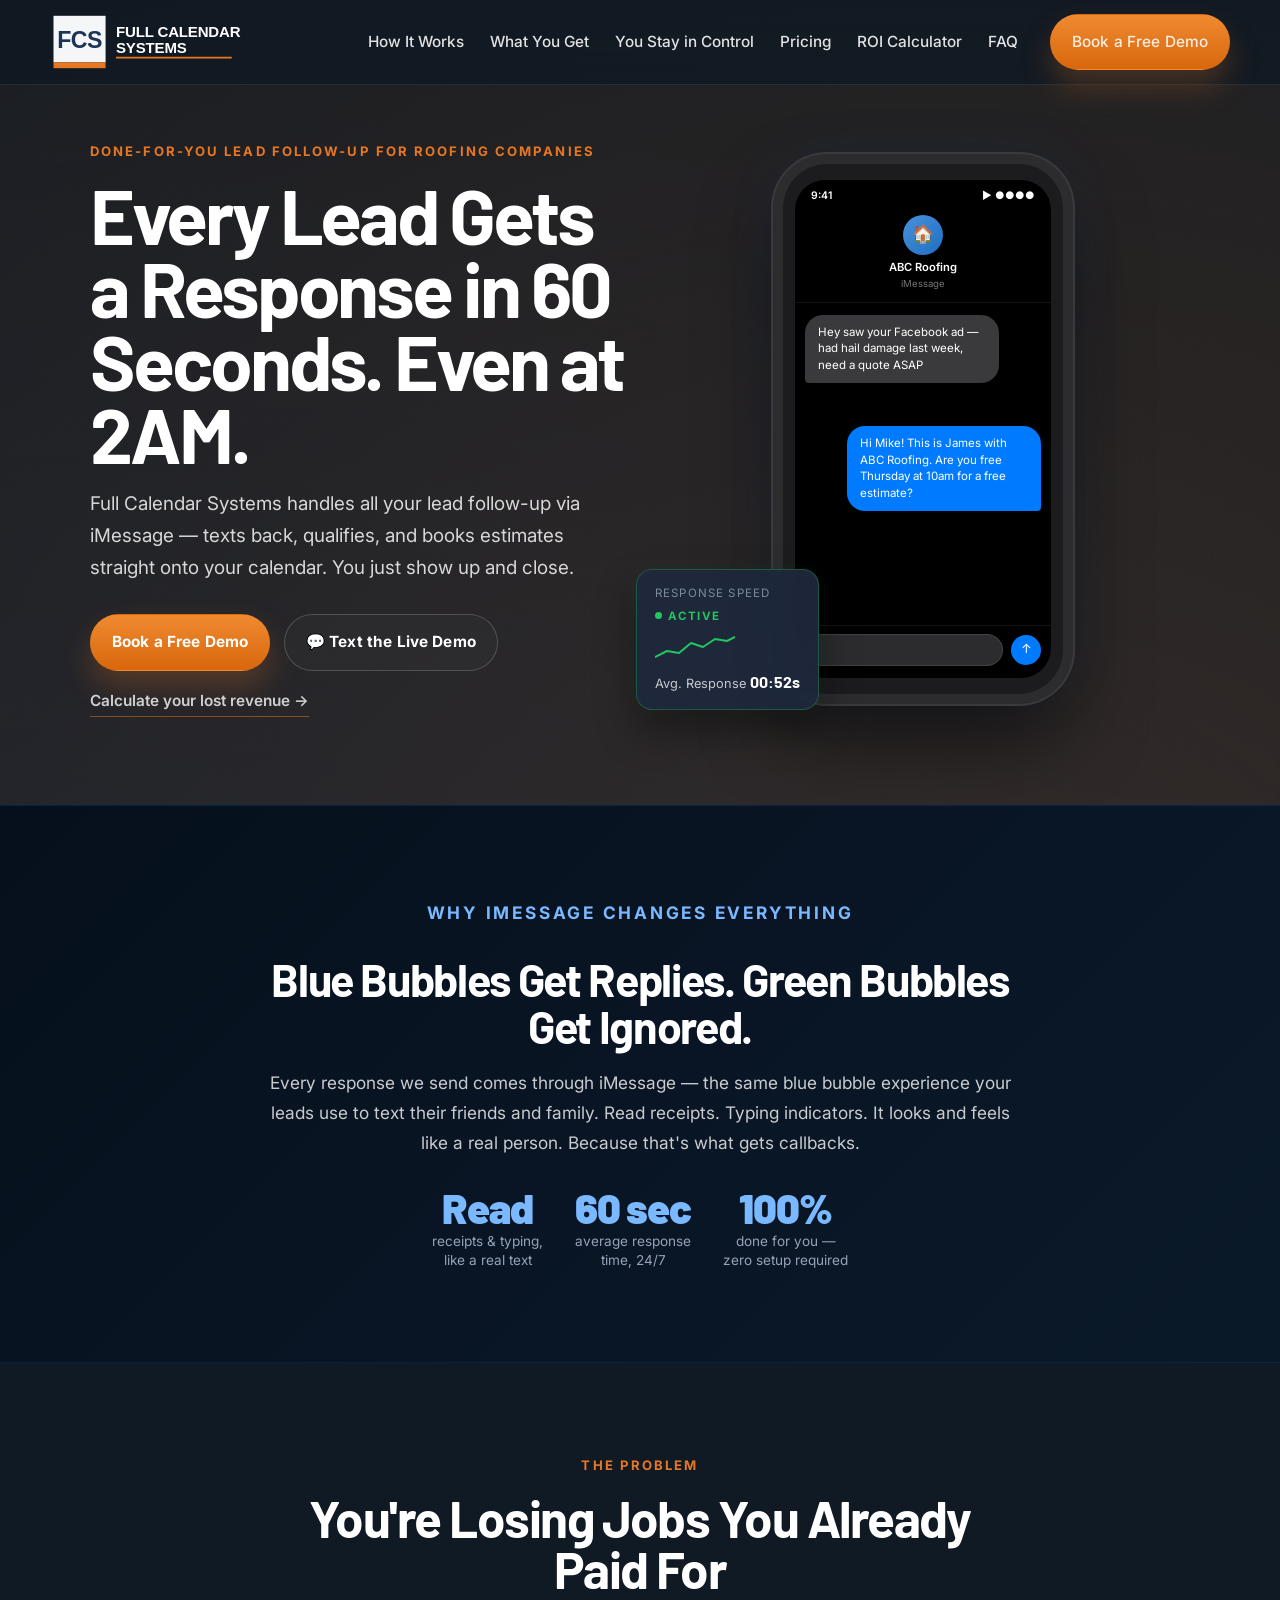
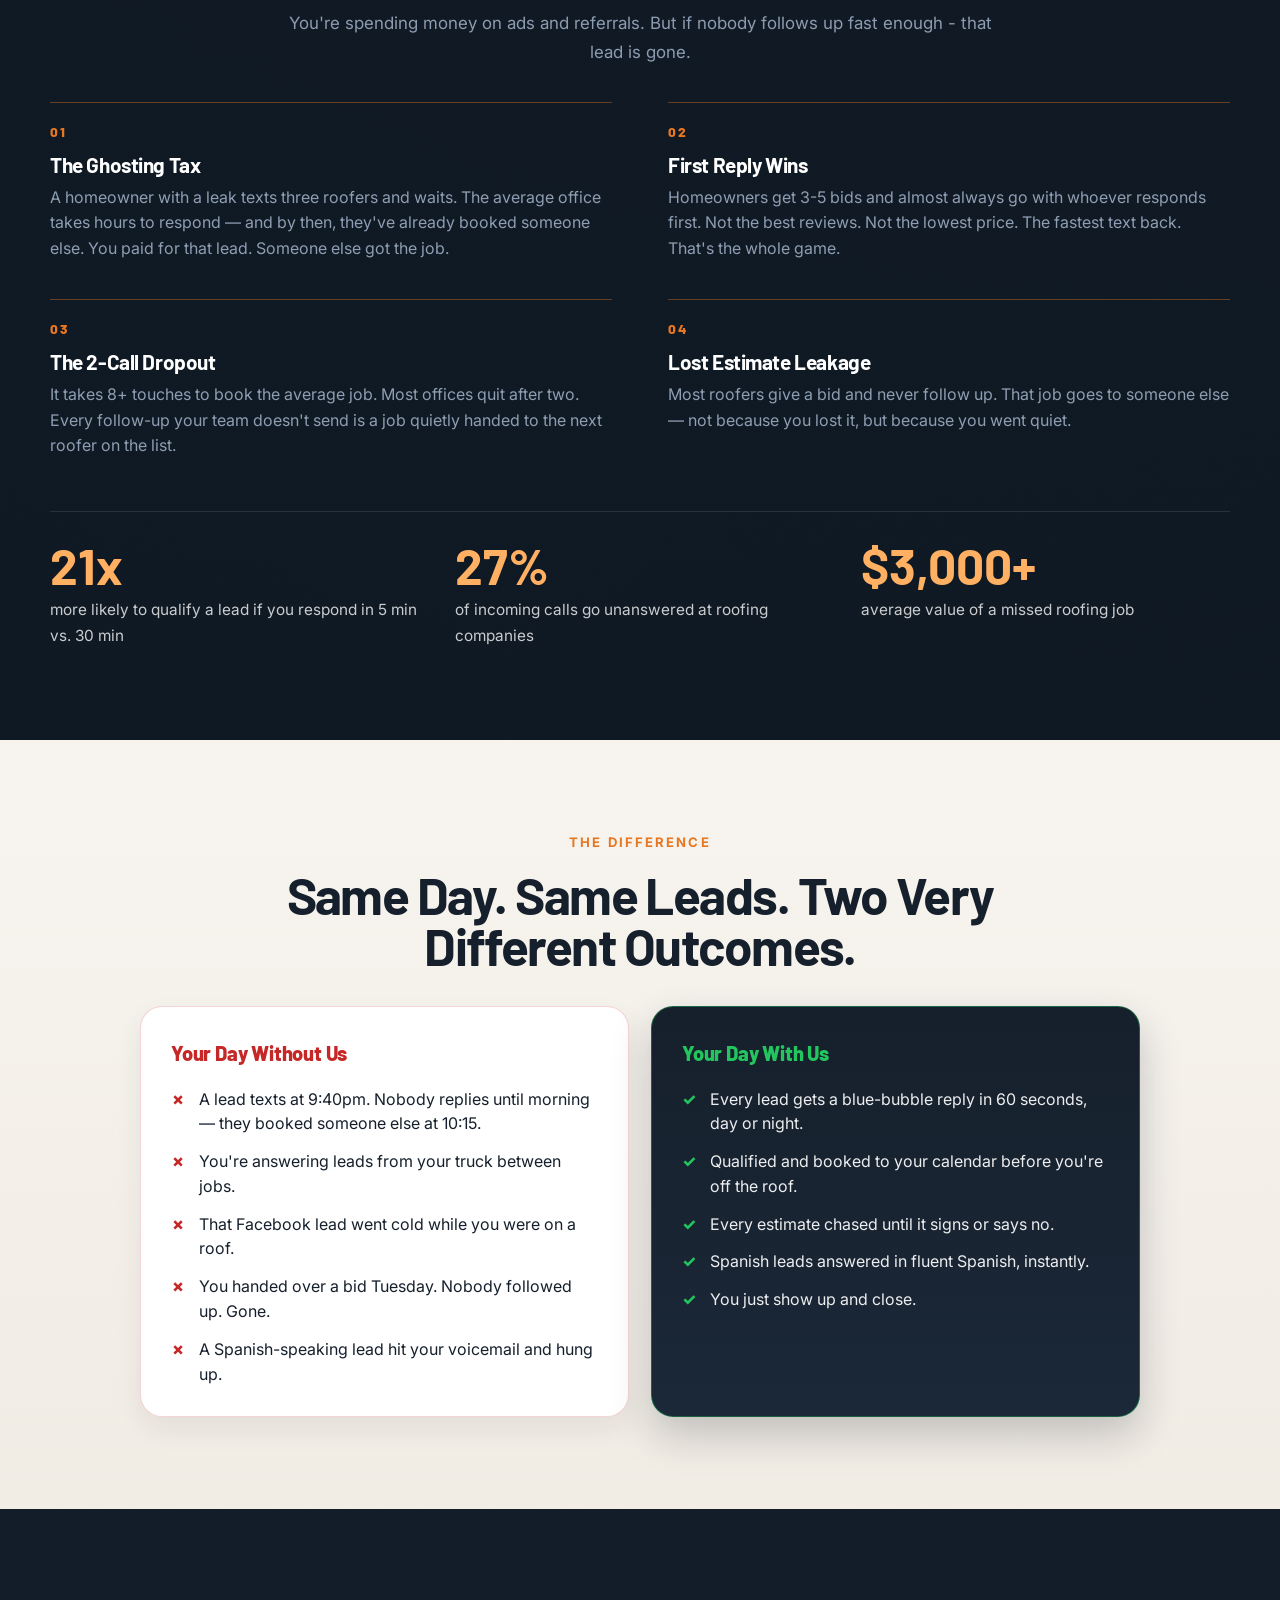
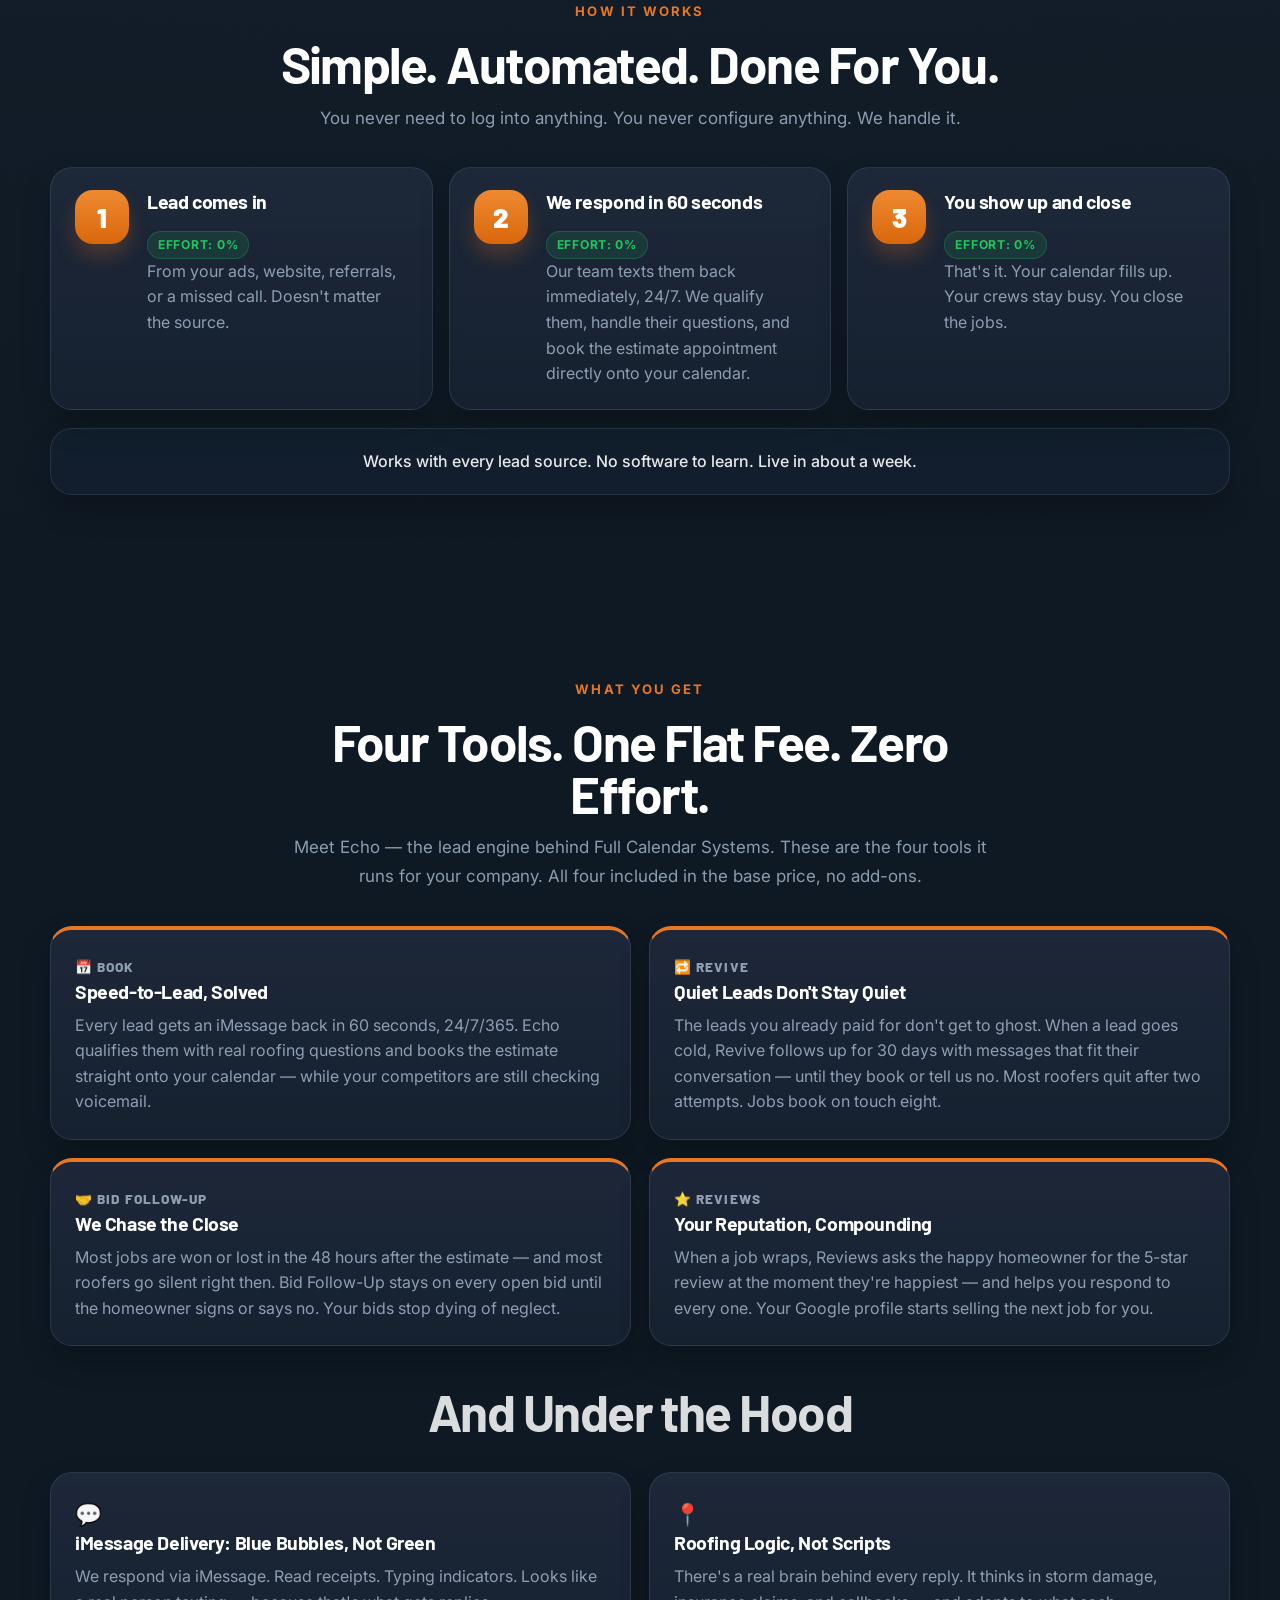
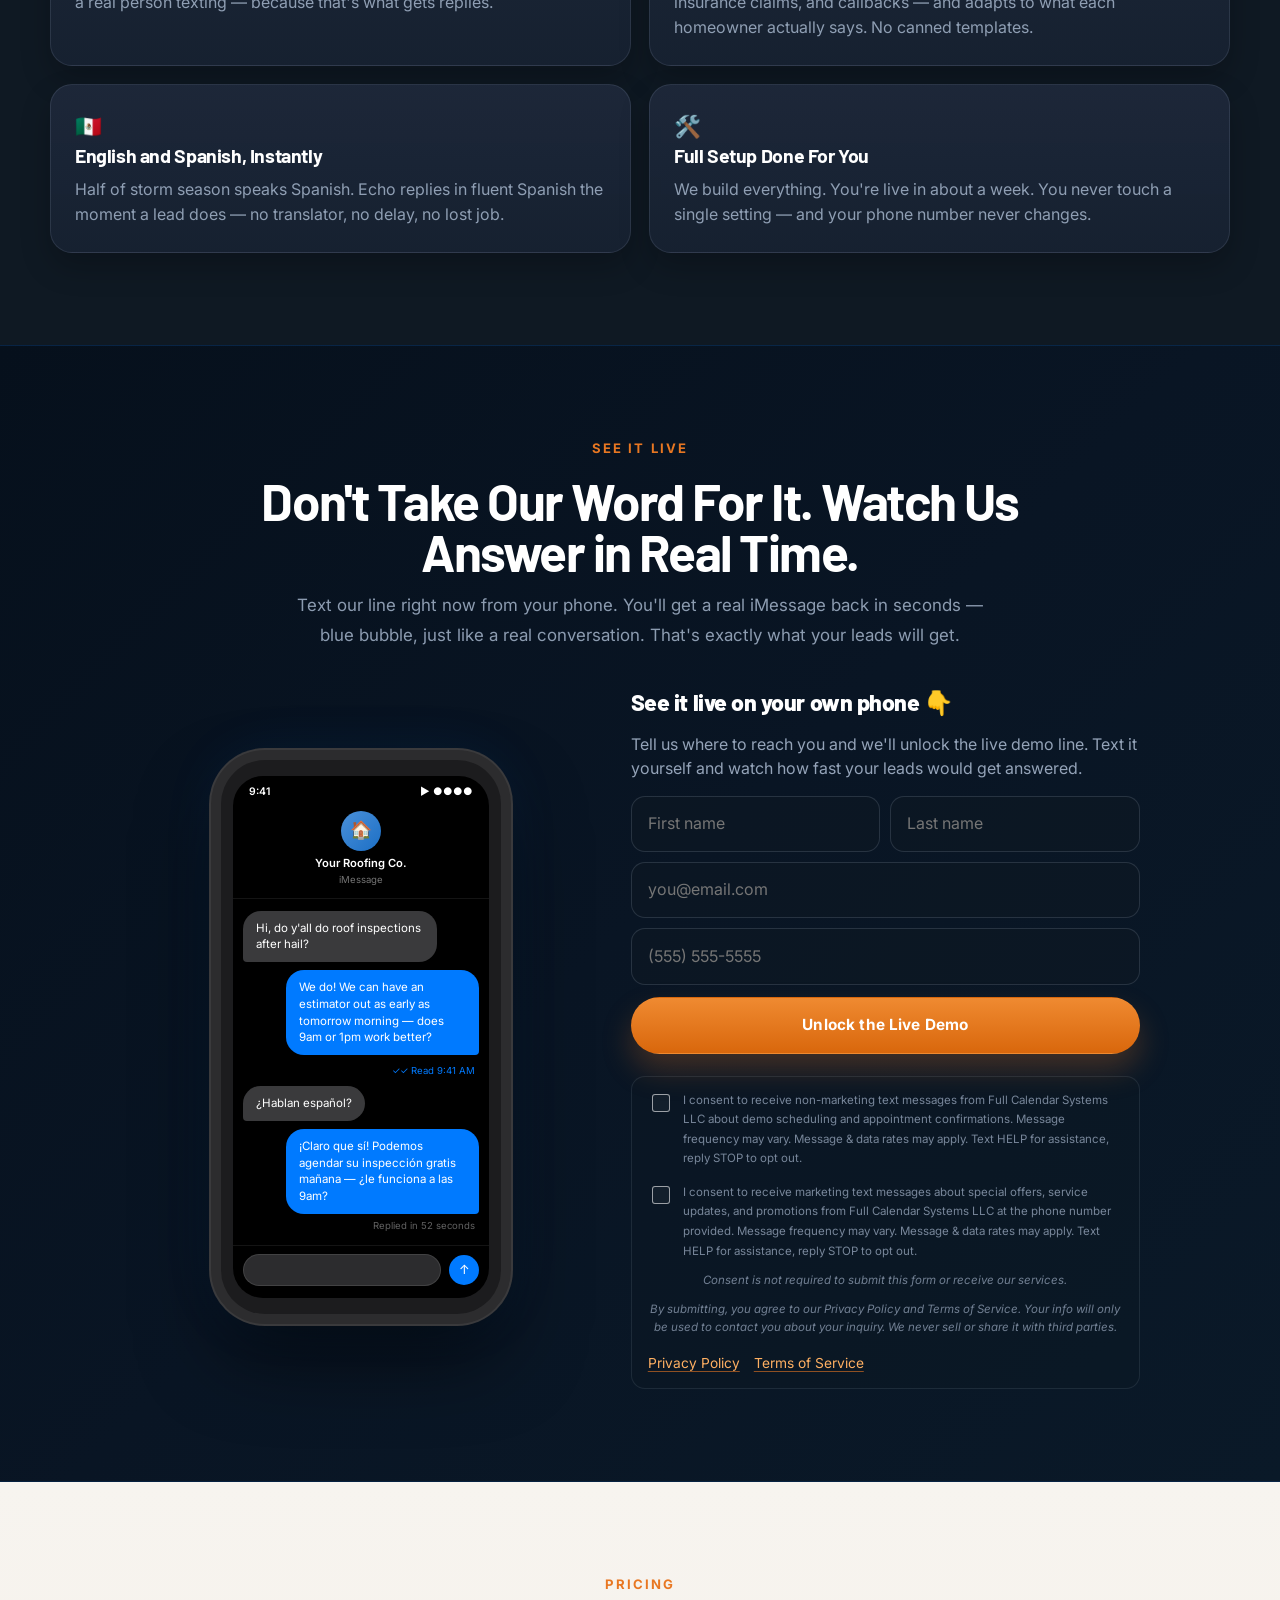
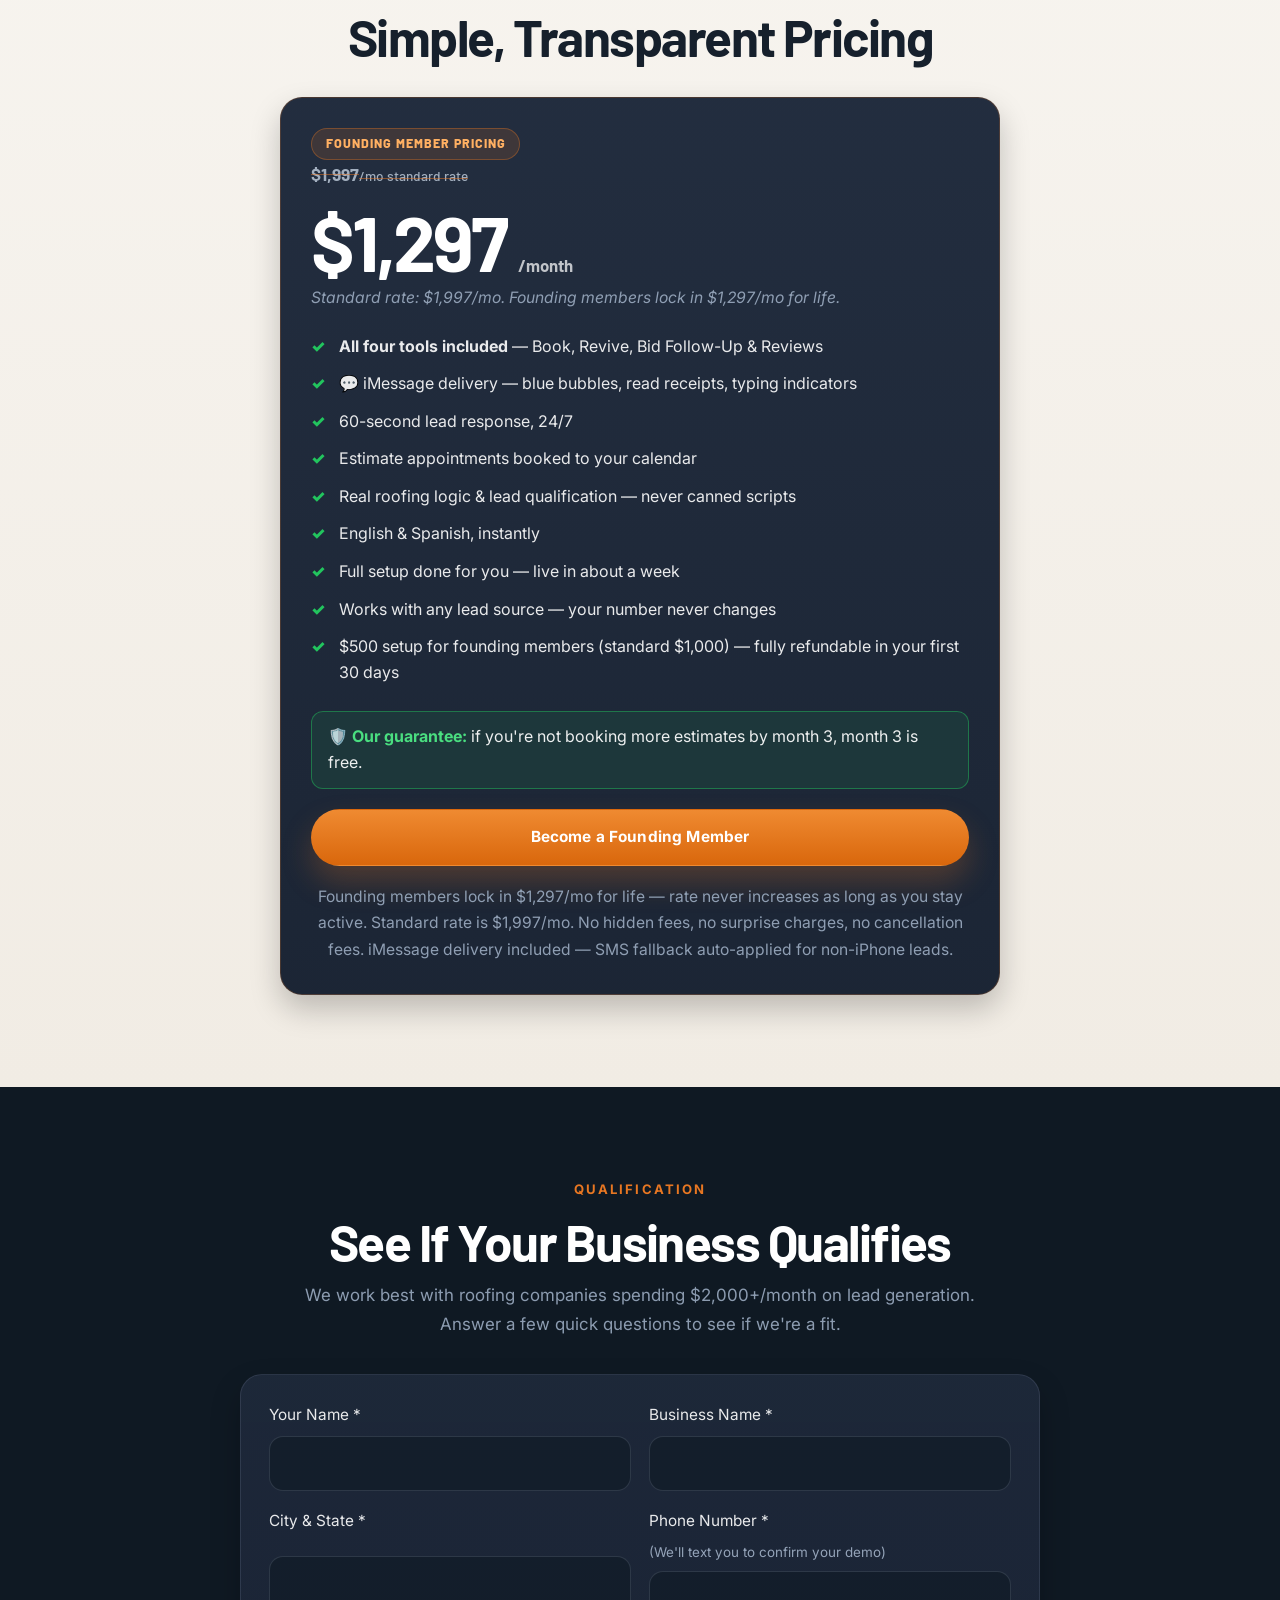
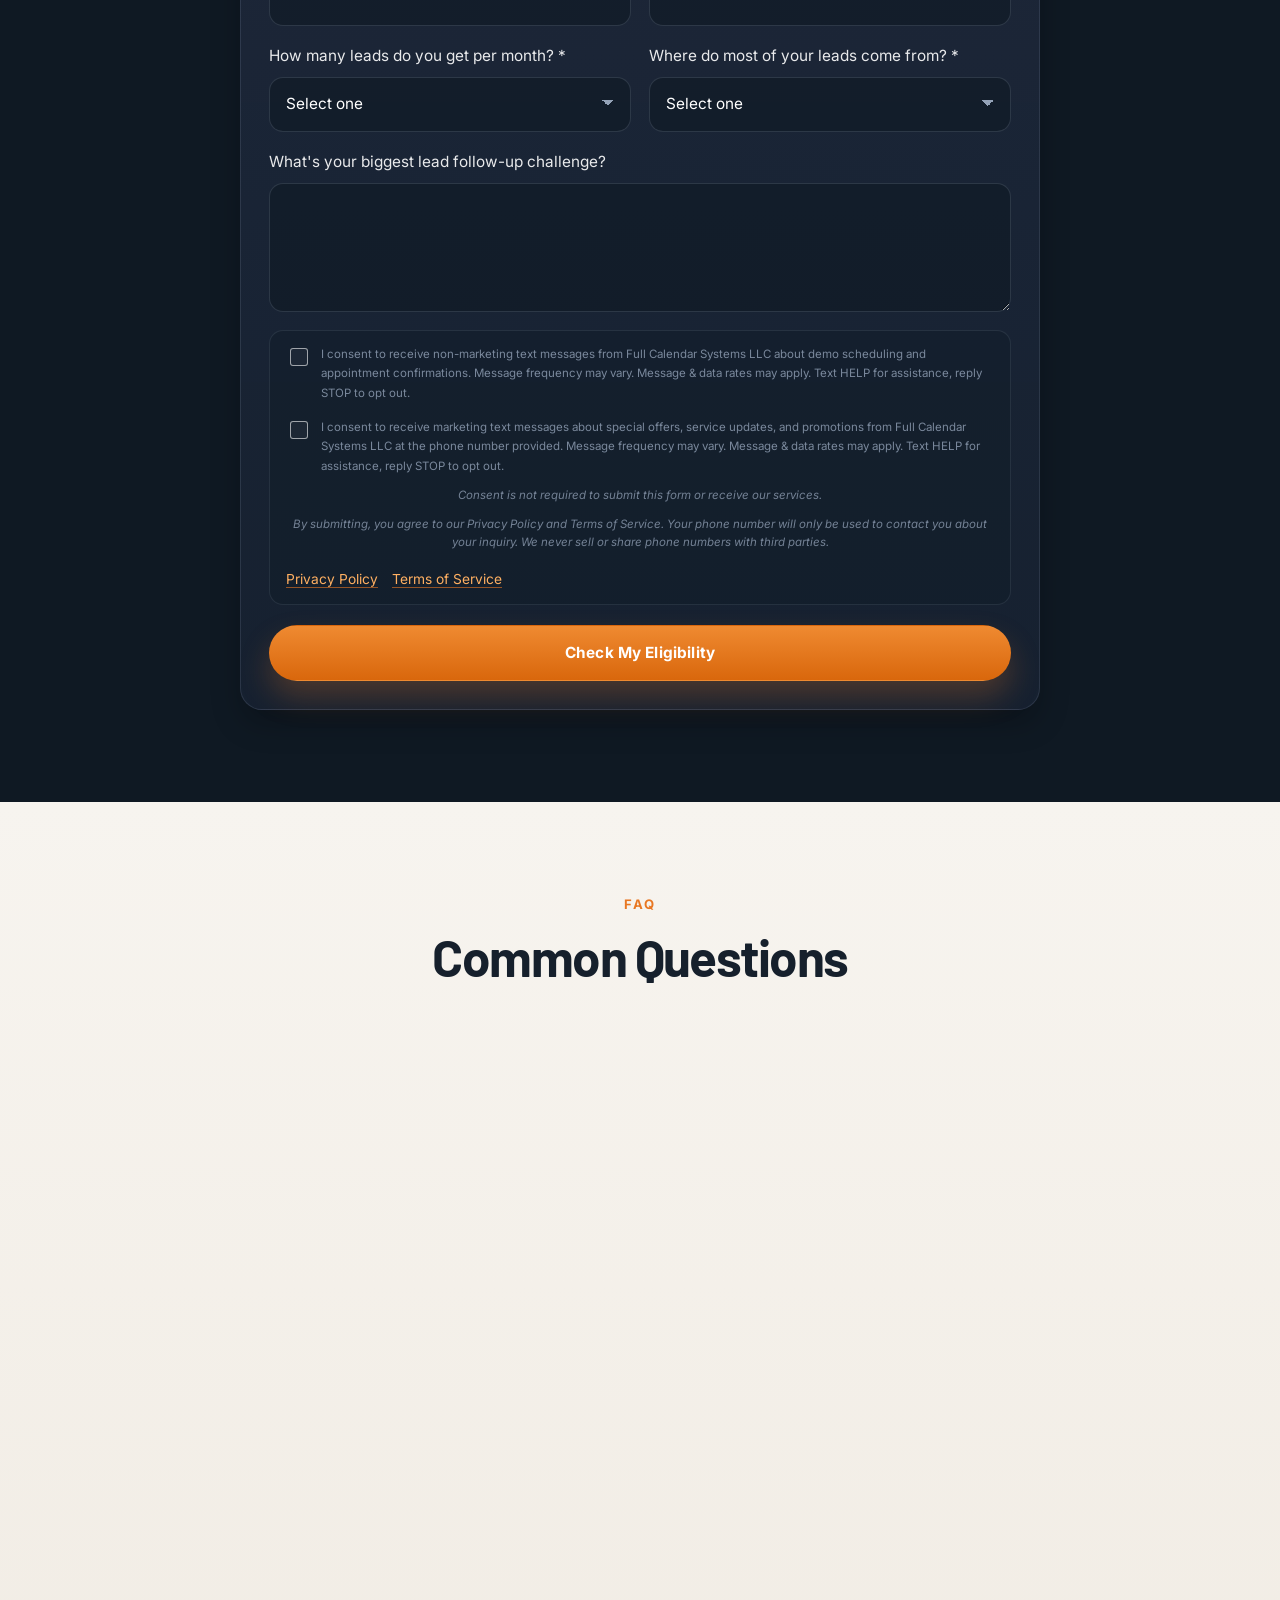
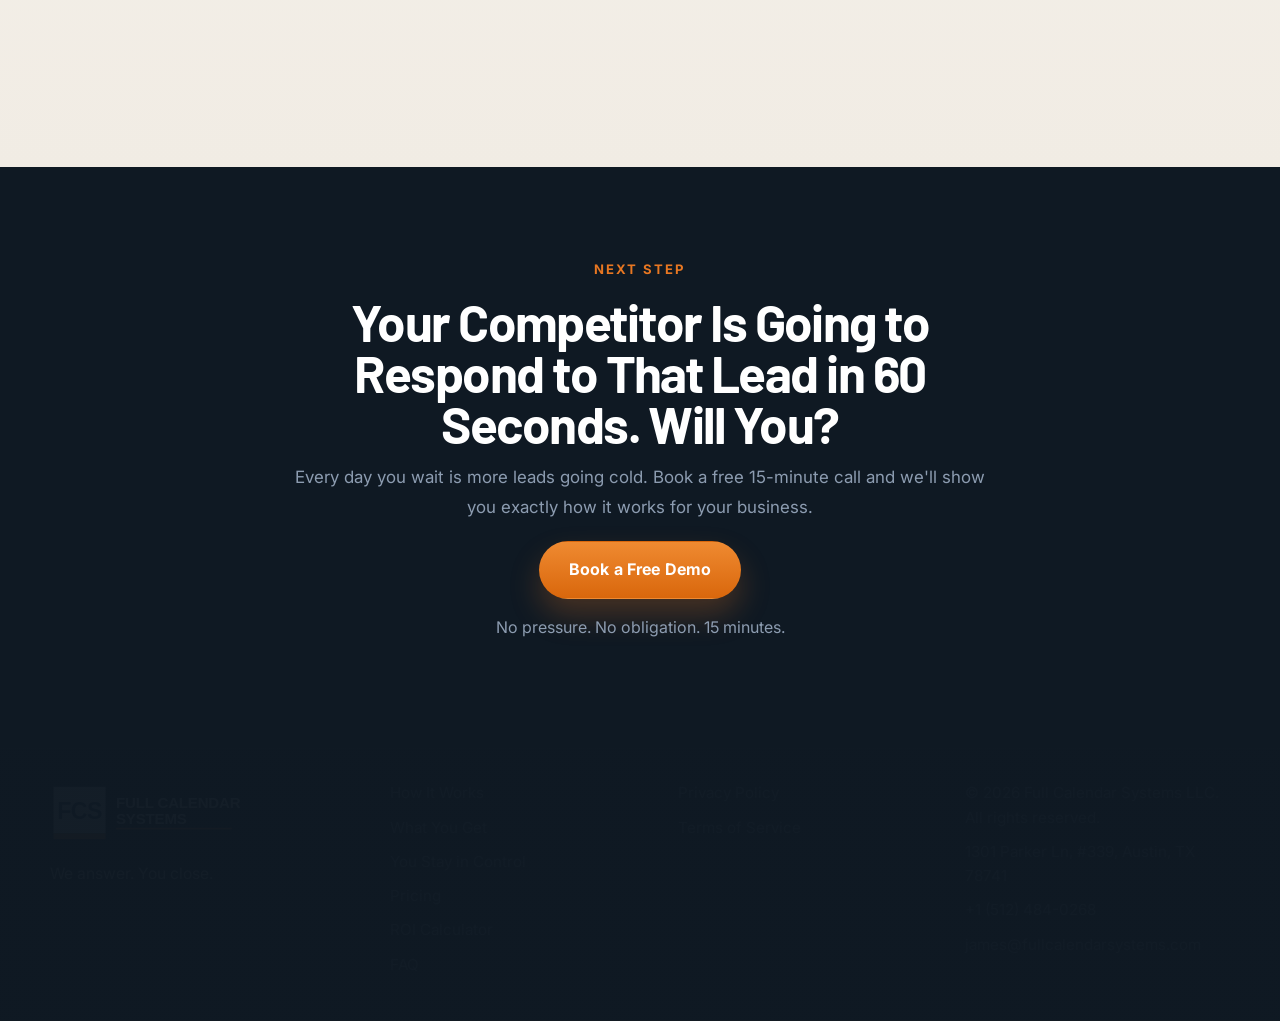
<file: index.html>
<!DOCTYPE html>
<html lang="en">
<head>
  <meta charset="UTF-8">
  <meta name="viewport" content="width=device-width, initial-scale=1.0">
  <meta name="description" content="Full Calendar Systems handles lead follow-up for roofing companies so every lead gets a fast response and books an estimate on your calendar.">
  <title>Full Calendar Systems | We answer. You close.</title>

  <!-- Favicon -->
  <link rel="icon" type="image/png" sizes="32x32" href="favicon-32.png">
  <link rel="apple-touch-icon" sizes="180x180" href="apple-touch-icon.png">

  <!-- Open Graph / Facebook -->
  <meta property="og:type" content="website">
  <meta property="og:title" content="Full Calendar Systems | 60-Second Lead Response for Roofers">
  <meta property="og:description" content="Done-for-you lead follow-up for roofing companies. Every lead gets a response in 60 seconds via iMessage. You never need to log in. You just close.">
  <meta property="og:image" content="https://fullcalendarsystems.com/og-image.png">
  <meta property="og:url" content="https://fullcalendarsystems.com">
  <meta property="og:site_name" content="Full Calendar Systems">

  <!-- Twitter Card -->
  <meta name="twitter:card" content="summary_large_image">
  <meta name="twitter:title" content="Full Calendar Systems | 60-Second Lead Response for Roofers">
  <meta name="twitter:description" content="Done-for-you lead follow-up for roofing companies. Every lead gets a response in 60 seconds via iMessage.">
  <meta name="twitter:image" content="https://fullcalendarsystems.com/og-image.png">

  <link rel="preconnect" href="https://fonts.googleapis.com">
  <link rel="preconnect" href="https://fonts.gstatic.com" crossorigin>
  <script>document.documentElement.classList.add("js");</script>
  <link href="https://fonts.googleapis.com/css2?family=Barlow:wght@700;800;900&family=Inter:wght@400;500;600&display=swap" rel="stylesheet">
  <link rel="stylesheet" href="styles.css">
</head>
<body>
  <div class="site-shell">
    <header class="site-header" id="top">
      <div class="container nav-bar">
        <a class="brand" href="#top" aria-label="Full Calendar Systems home">
          <img src="FCS_Block_Dark.svg" alt="Full Calendar Systems" class="brand-mark">
        </a>
        <button class="menu-toggle" type="button" aria-expanded="false" aria-controls="site-nav" data-menu-toggle>
          <span></span>
          <span></span>
          <span></span>
          <span class="sr-only">Toggle navigation</span>
        </button>
        <nav class="site-nav" id="site-nav" data-site-nav>
          <a href="#how-it-works">How It Works</a>
          <a href="#what-you-get">What You Get</a>
          <a href="stay-in-control.html">You Stay in Control</a>
          <a href="#pricing">Pricing</a>
          <a href="roi-calculator.html">ROI Calculator</a>
          <a href="#faq">FAQ</a>
          <a class="btn btn-primary nav-cta" href="https://api.leadconnectorhq.com/widget/booking/mLNB1w6cOmezTKSYCTDc">Book a Free Demo</a>
        </nav>
      </div>
    </header>

    <main>
      <section class="hero section-dark">
        <div class="hero-bg"></div>
        <div class="container hero-grid">
          <div class="hero-copy reveal">
            <p class="eyebrow">Done-for-you lead follow-up for roofing companies</p>
            <h1>Every Lead Gets a Response in 60 Seconds. Even at 2AM.</h1>
            <p class="hero-subhead">Full Calendar Systems handles all your lead follow-up via iMessage — texts back, qualifies, and books estimates straight onto your calendar. You just show up and close.</p>
            <div class="hero-actions">
              <a class="btn btn-primary" href="https://api.leadconnectorhq.com/widget/booking/mLNB1w6cOmezTKSYCTDc">Book a Free Demo</a>
              <a class="btn btn-secondary" href="#text-echo">💬 Text the Live Demo</a>
            </div>
            <a class="hero-calc-link" href="roi-calculator.html">Calculate your lost revenue →</a>
          </div>
          <div class="hero-phone-wrap reveal">
            <div class="phone-mockup">
              <div class="phone-shell">
                <div class="phone-screen">
                  <div class="phone-status-bar">
                    <span>9:41</span>
                    <span>▶ ●●●●</span>
                  </div>
                  <div class="phone-contact-bar">
                    <div class="phone-avatar">🏠</div>
                    <span class="phone-contact-name">ABC Roofing</span>
                    <span class="phone-contact-sub">iMessage</span>
                  </div>
                  <div class="phone-messages" data-hero-messages>
                    <div class="msg msg-in hero-msg hero-msg-1">Hey saw your Facebook ad — had hail damage last week, need a quote ASAP</div>
                    <div class="typing-dots hero-typing" aria-hidden="true">
                      <span></span>
                      <span></span>
                      <span></span>
                    </div>
                    <div class="msg msg-out hero-msg hero-msg-2">Hi Mike! This is James with ABC Roofing. Are you free Thursday at 10am for a free estimate?</div>
                    <div class="msg-read hero-read">✓✓ Read 9:42 AM</div>
                    <div class="msg msg-in hero-msg hero-msg-3">Thursday works perfect, see you then 👍</div>
                    <div class="msg-time">9:43 AM</div>
                  </div>
                  <div class="phone-input-bar">
                    <div class="phone-input-field"></div>
                    <div class="phone-send-btn">↑</div>
                  </div>
                </div>
              </div>
              <div class="hero-stat-card">
                <div class="hero-stat-label">Response Speed</div>
                <div class="hero-stat-active"><span class="pulse-dot"></span> ACTIVE</div>
                <svg class="hero-stat-chart" viewBox="0 0 80 28" fill="none">
                  <polyline points="0,24 12,18 24,20 36,10 48,14 60,6 72,8 80,4"
                    stroke="#22c55e" stroke-width="2" fill="none" stroke-linecap="round" stroke-linejoin="round"/>
                </svg>
                <div class="hero-stat-value">Avg. Response <strong>00:52s</strong></div>
              </div>
            </div>
          </div>
        </div>
      </section>

      <!-- iMessage Differentiator Strip -->
      <section class="section section-imessage">
        <div class="container imessage-diff-grid">
          <div class="imessage-diff-copy reveal">
            <p class="eyebrow">Why iMessage changes everything</p>
            <h2>Blue Bubbles Get Replies. Green Bubbles Get Ignored.</h2>
            <p>Every response we send comes through iMessage — the same blue bubble experience your leads use to text their friends and family. Read receipts. Typing indicators. It looks and feels like a real person. Because that's what gets callbacks.</p>
            <div class="imessage-stat-row">
              <div class="imessage-stat">
                <strong>Read</strong>
                <span>receipts &amp; typing,<br>like a real text</span>
              </div>
              <div class="imessage-stat">
                <strong>60 sec</strong>
                <span>average response<br>time, 24/7</span>
              </div>
              <div class="imessage-stat">
                <strong>100%</strong>
                <span>done for you —<br>zero setup required</span>
              </div>
            </div>
          </div>
        </div>
      </section>

      <section class="section section-dark section-problem">
        <div class="container">
          <div class="section-heading reveal">
            <p class="eyebrow">The problem</p>
            <h2>You're Losing Jobs You Already Paid For</h2>
            <p class="section-subhead">You're spending money on ads and referrals. But if nobody follows up fast enough - that lead is gone.</p>
          </div>

          <div class="problem-list reveal">
            <article class="problem-item">
              <span class="problem-num" aria-hidden="true">01</span>
              <h3>The Ghosting Tax</h3>
              <p>A homeowner with a leak texts three roofers and waits. The average office takes hours to respond — and by then, they've already booked someone else. You paid for that lead. Someone else got the job.</p>
            </article>
            <article class="problem-item">
              <span class="problem-num" aria-hidden="true">02</span>
              <h3>First Reply Wins</h3>
              <p>Homeowners get 3-5 bids and almost always go with whoever responds first. Not the best reviews. Not the lowest price. The fastest text back. That's the whole game.</p>
            </article>
            <article class="problem-item">
              <span class="problem-num" aria-hidden="true">03</span>
              <h3>The 2-Call Dropout</h3>
              <p>It takes 8+ touches to book the average job. Most offices quit after two. Every follow-up your team doesn't send is a job quietly handed to the next roofer on the list.</p>
            </article>
            <article class="problem-item">
              <span class="problem-num" aria-hidden="true">04</span>
              <h3>Lost Estimate Leakage</h3>
              <p>Most roofers give a bid and never follow up. That job goes to someone else — not because you lost it, but because you went quiet.</p>
            </article>
          </div>

          <div class="stats-strip reveal" aria-label="Supporting statistics">
            <div class="stat-item">
              <strong>21x</strong>
              <span>more likely to qualify a lead if you respond in 5 min vs. 30 min</span>
            </div>
            <div class="stat-item">
              <strong>27%</strong>
              <span>of incoming calls go unanswered at roofing companies</span>
            </div>
            <div class="stat-item">
              <strong>$3,000+</strong>
              <span>average value of a missed roofing job</span>
            </div>
          </div>
        </div>
      </section>

      <!-- ── YOUR DAY WITHOUT / WITH ── -->
      <section class="section section-light" id="day-compare">
        <div class="container">
          <div class="section-heading reveal">
            <p class="eyebrow">The difference</p>
            <h2>Same Day. Same Leads. Two Very Different Outcomes.</h2>
          </div>
          <div class="day-compare-grid">
            <article class="day-col day-without reveal">
              <h3>Your Day Without Us</h3>
              <ul>
                <li>A lead texts at 9:40pm. Nobody replies until morning — they booked someone else at 10:15.</li>
                <li>You're answering leads from your truck between jobs.</li>
                <li>That Facebook lead went cold while you were on a roof.</li>
                <li>You handed over a bid Tuesday. Nobody followed up. Gone.</li>
                <li>A Spanish-speaking lead hit your voicemail and hung up.</li>
              </ul>
            </article>
            <article class="day-col day-with reveal">
              <h3>Your Day With Us</h3>
              <ul>
                <li>Every lead gets a blue-bubble reply in 60 seconds, day or night.</li>
                <li>Qualified and booked to your calendar before you're off the roof.</li>
                <li>Every estimate chased until it signs or says no.</li>
                <li>Spanish leads answered in fluent Spanish, instantly.</li>
                <li>You just show up and close.</li>
              </ul>
            </article>
          </div>
        </div>
      </section>

      <section class="section section-surface" id="how-it-works">
        <div class="container">
          <div class="section-heading reveal">
            <p class="eyebrow">How it works</p>
            <h2>Simple. Automated. Done For You.</h2>
            <p class="section-subhead">You never need to log into anything. You never configure anything. We handle it.</p>
          </div>

          <div class="steps">
            <article class="step-card reveal">
              <span class="step-number">1</span>
              <div>
                <h3>Lead comes in</h3>
                <span class="effort-badge">Effort: 0%</span>
                <p>From your ads, website, referrals, or a missed call. Doesn't matter the source.</p>
              </div>
            </article>
            <article class="step-card reveal">
              <span class="step-number">2</span>
              <div>
                <h3>We respond in 60 seconds</h3>
                <span class="effort-badge">Effort: 0%</span>
                <p>Our team texts them back immediately, 24/7. We qualify them, handle their questions, and book the estimate appointment directly onto your calendar.</p>
              </div>
            </article>
            <article class="step-card reveal">
              <span class="step-number">3</span>
              <div>
                <h3>You show up and close</h3>
                <span class="effort-badge">Effort: 0%</span>
                <p>That's it. Your calendar fills up. Your crews stay busy. You close the jobs.</p>
              </div>
            </article>
          </div>

          <div class="callout reveal">
            <p>Works with every lead source. No software to learn. Live in about a week.</p>
          </div>
        </div>
      </section>

      <section class="section section-dark" id="what-you-get">
        <div class="container">
          <div class="section-heading reveal">
            <p class="eyebrow">What you get</p>
            <h2>Four Tools. One Flat Fee. Zero Effort.</h2>
            <p class="section-subhead">Meet Echo — the lead engine behind Full Calendar Systems. These are the four tools it runs for your company. All four included in the base price, no add-ons.</p>
          </div>

          <div class="card-grid tools-grid">
            <article class="benefit-card tool-card reveal">
              <p class="tool-badge">📅 BOOK</p>
              <h3>Speed-to-Lead, Solved</h3>
              <p>Every lead gets an iMessage back in 60 seconds, 24/7/365. Echo qualifies them with real roofing questions and books the estimate straight onto your calendar — while your competitors are still checking voicemail.</p>
            </article>
            <article class="benefit-card tool-card reveal">
              <p class="tool-badge">🔁 REVIVE</p>
              <h3>Quiet Leads Don't Stay Quiet</h3>
              <p>The leads you already paid for don't get to ghost. When a lead goes cold, Revive follows up for 30 days with messages that fit their conversation — until they book or tell us no. Most roofers quit after two attempts. Jobs book on touch eight.</p>
            </article>
            <article class="benefit-card tool-card reveal">
              <p class="tool-badge">🤝 BID FOLLOW-UP</p>
              <h3>We Chase the Close</h3>
              <p>Most jobs are won or lost in the 48 hours after the estimate — and most roofers go silent right then. Bid Follow-Up stays on every open bid until the homeowner signs or says no. Your bids stop dying of neglect.</p>
            </article>
            <article class="benefit-card tool-card reveal">
              <p class="tool-badge">⭐ REVIEWS</p>
              <h3>Your Reputation, Compounding</h3>
              <p>When a job wraps, Reviews asks the happy homeowner for the 5-star review at the moment they're happiest — and helps you respond to every one. Your Google profile starts selling the next job for you.</p>
            </article>
          </div>

          <div class="section-heading reveal under-hood-heading">
            <h2 class="under-hood-title">And Under the Hood</h2>
          </div>

          <div class="card-grid benefits-grid">
            <article class="benefit-card reveal">
              <p class="feature-icon" aria-hidden="true">💬</p>
              <h3>iMessage Delivery: Blue Bubbles, Not Green</h3>
              <p>We respond via iMessage. Read receipts. Typing indicators. Looks like a real person texting — because that's what gets replies.</p>
            </article>
            <article class="benefit-card reveal">
              <p class="feature-icon" aria-hidden="true">📍</p>
              <h3>Roofing Logic, Not Scripts</h3>
              <p>There's a real brain behind every reply. It thinks in storm damage, insurance claims, and callbacks — and adapts to what each homeowner actually says. No canned templates.</p>
            </article>
            <article class="benefit-card reveal">
              <p class="feature-icon" aria-hidden="true">🇲🇽</p>
              <h3>English and Spanish, Instantly</h3>
              <p>Half of storm season speaks Spanish. Echo replies in fluent Spanish the moment a lead does — no translator, no delay, no lost job.</p>
            </article>
            <article class="benefit-card reveal">
              <p class="feature-icon" aria-hidden="true">🛠️</p>
              <h3>Full Setup Done For You</h3>
              <p>We build everything. You're live in about a week. You never touch a single setting — and your phone number never changes.</p>
            </article>
          </div>
        </div>
      </section>

      <!-- ── TEXT ECHO LIVE ── -->
      <section class="section section-imessage" id="text-echo">
        <div class="container">
          <div class="section-heading reveal">
            <p class="eyebrow">See it live</p>
            <h2>Don't Take Our Word For It. Watch Us Answer in Real Time.</h2>
            <p class="section-subhead">Text our line right now from your phone. You'll get a real iMessage back in seconds — blue bubble, just like a real conversation. That's exactly what your leads will get.</p>
          </div>

          <div class="echo-demo-grid reveal">
            <div class="echo-demo-phone">
              <div class="phone-mockup">
                <div class="phone-shell">
                  <div class="phone-screen">
                    <div class="phone-status-bar">
                      <span>9:41</span>
                      <span>▶ ●●●●</span>
                    </div>
                    <div class="phone-contact-bar">
                      <div class="phone-avatar">🏠</div>
                      <span class="phone-contact-name">Your Roofing Co.</span>
                      <span class="phone-contact-sub">iMessage</span>
                    </div>
                    <div class="phone-messages" data-echo-thread>
                      <div class="msg msg-in">Hi, do y'all do roof inspections after hail?</div>
                      <div class="msg msg-out">We do! We can have an estimator out as early as tomorrow morning — does 9am or 1pm work better?</div>
                      <div class="msg-read">✓✓ Read 9:41 AM</div>
                      <div class="msg msg-in">¿Hablan español?</div>
                      <div class="msg msg-out">¡Claro que sí! Podemos agendar su inspección gratis mañana — ¿le funciona a las 9am?</div>
                      <div class="msg-time">Replied in 52 seconds</div>
                    </div>
                    <div class="phone-input-bar">
                      <div class="phone-input-field"></div>
                      <div class="phone-send-btn">↑</div>
                    </div>
                  </div>
                </div>
              </div>
            </div>

            <div class="echo-demo-action">
              <!--
                ── DEMO MODE TOGGLE ──
                Two modes, toggled by `DEMO_LINE_LIVE` in script.js (currently false = Mode B):
                  Mode A [data-demo-mode="live"]     — live tap-to-text demo line (SendBlue 512-468-5443, "Lone Star Roofing" demo flow)
                  Mode B [data-demo-mode="fallback"] — lead-capture form, James texts back manually from Lone Star (ACTIVE)
                To go live: set DEMO_LINE_LIVE = true in script.js AND swap the placeholder number below.
              -->
              <div data-demo-mode="live" hidden>
                <!-- Live demo line: SendBlue iMessage 512-468-5443 ("Lone Star Roofing" — our fictional demo
                     company). The visitor plays a homeowner; Echo plays the roofing company, then reveals.
                     Each chip opens Messages with the number + opener pre-filled — one tap to send.

                     GATE (James 2026-06-17): name/email/phone are captured BEFORE the chips appear —
                     a friction filter that keeps trolls/competitors off the live line and captures the
                     genuinely-interested. On submit the lead posts to GHL and the chips reveal in place.
                     Unlock persists in localStorage (fcs_demo_unlocked) so a returning visitor skips it. -->
                <form class="echo-demo-form echo-demo-gate" data-demo-gate data-unlocks="#echo-demo-unlocked" data-webhook="https://services.leadconnectorhq.com/hooks/naMSy7VSuk58oQgeKxPy/webhook-trigger/6fb35b30-b6a3-433d-82db-bbfe2f8530c7" novalidate>
                  <!-- Webhook routing (James 2026-06-17, DECIDED — do NOT "fix" to the sub-account):
                       these leads post to the MAIN FCS GHL account ON PURPOSE so James follows up on
                       everyone who tested the line. The website-demo sub-account is throwaway. A GHL
                       workflow on this inbound webhook tags the contact as a website text-line webform
                       lead and, ~20-30 min later, has FCS Echo text to ask about the demo + book a real
                       one. source field below ("FCS Website — Live Demo Unlock") distinguishes them. -->
                  <p class="echo-demo-form-title">See it live on your own phone 👇</p>
                  <p class="echo-demo-gate-sub">Tell us where to reach you and we'll unlock the live demo line. Text it yourself and watch how fast your leads would get answered.</p>
                  <div class="echo-demo-gate-grid">
                    <div class="echo-demo-gate-row">
                      <span>
                        <label class="sr-only" for="echo-demo-gate-first">First Name</label>
                        <input type="text" name="first_name" id="echo-demo-gate-first" required autocomplete="given-name" placeholder="First name">
                      </span>
                      <span>
                        <label class="sr-only" for="echo-demo-gate-last">Last Name</label>
                        <input type="text" name="last_name" id="echo-demo-gate-last" required autocomplete="family-name" placeholder="Last name">
                      </span>
                    </div>
                    <label class="sr-only" for="echo-demo-gate-email">Email</label>
                    <input type="email" name="email" id="echo-demo-gate-email" required autocomplete="email" inputmode="email" placeholder="you@email.com">
                    <label class="sr-only" for="echo-demo-gate-phone">Phone Number</label>
                    <input type="tel" name="phone" id="echo-demo-gate-phone" required autocomplete="tel" inputmode="tel" placeholder="(555) 555-5555" data-phone-format>
                  </div>
                  <button class="btn btn-primary echo-demo-gate-btn" type="submit">Unlock the Live Demo</button>
                  <!-- Honeypot — bots fill it, humans never see it. Submission is silently dropped if non-empty. -->
                  <div class="hp-wrap" aria-hidden="true">
                    <label>Company Website<input type="text" name="company_website" tabindex="-1" autocomplete="off"></label>
                  </div>

                  <div class="consent-block">
                    <label class="consent-option">
                      <input type="checkbox" name="transactional_consent">
                      <span>I consent to receive non-marketing text messages from Full Calendar Systems LLC about demo scheduling and appointment confirmations. Message frequency may vary. Message &amp; data rates may apply. Text HELP for assistance, reply STOP to opt out.</span>
                    </label>
                    <label class="consent-option">
                      <input type="checkbox" name="marketing_consent">
                      <span>I consent to receive marketing text messages about special offers, service updates, and promotions from Full Calendar Systems LLC at the phone number provided. Message frequency may vary. Message &amp; data rates may apply. Text HELP for assistance, reply STOP to opt out.</span>
                    </label>
                    <p class="consent-disclaimer">Consent is not required to submit this form or receive our services.</p>
                    <p class="consent-disclaimer">By submitting, you agree to our <a href="privacy-policy.html">Privacy Policy</a> and <a href="terms.html">Terms of Service</a>. Your info will only be used to contact you about your inquiry. We never sell or share it with third parties.</p>
                    <div class="consent-links">
                      <a href="privacy-policy.html">Privacy Policy</a>
                      <a href="terms.html">Terms of Service</a>
                    </div>
                  </div>
                  <p class="form-note form-note-error echo-demo-error" hidden>Something went wrong. Please email us at <a href="mailto:james@fullcalendarsystems.com">james@fullcalendarsystems.com</a></p>
                </form>

                <!-- Chips — hidden until the gate is passed (then revealed in place by script.js). -->
                <div class="echo-demo-unlocked" id="echo-demo-unlocked" hidden>
                  <p class="echo-demo-roleplay-intro">You're the homeowner. Echo's the roofing company. Pick an opener (or write your own) and watch how fast your leads would be answered:</p>
                  <div class="echo-demo-chips">
                    <a class="echo-demo-chip" href="sms:+15124685443?&body=Hey%2C%20I%20think%20I%20just%20got%20hail%20damage">🌩️ "Hey, I think I just got hail damage"</a>
                    <a class="echo-demo-chip" href="sms:+15124685443?&body=I%20have%20a%20leak%20in%20my%20roof">💧 "I have a leak in my roof"</a>
                    <a class="echo-demo-chip" href="sms:+15124685443?&body=How%20much%20does%20a%20full%20replacement%20cost%3F">💰 "How much does a full replacement cost?"</a>
                    <a class="echo-demo-chip" href="sms:+15124685443?&body=Hola%2C%20creo%20que%20tengo%20da%C3%B1o%20de%20granizo%20en%20mi%20techo">🇲🇽 "Hola, creo que tengo daño de granizo"</a>
                  </div>
                  <div class="echo-demo-number-row">
                    <span class="echo-demo-number">Or text us directly: <a href="sms:+15124685443">(512) 468-5443</a></span>
                    <details class="echo-demo-qr">
                      <summary>On a computer? Scan to text 📱</summary>
                      <img src="qr-demo-line.svg" alt="QR code — scan with your phone to text the live demo line" width="140" height="140" loading="lazy">
                    </details>
                  </div>
                  <p class="echo-demo-note">Standard message rates apply. You're texting our live demo line — reply STOP anytime.</p>
                </div>
              </div>

              <div data-demo-mode="fallback">
                <form class="echo-demo-form" data-webhook="https://services.leadconnectorhq.com/hooks/naMSy7VSuk58oQgeKxPy/webhook-trigger/a24af0a6-f222-43e5-bbc9-b487e32fba7b" novalidate>
                  <!-- SWAP data-webhook above: GHL_WEBHOOK_URL_DEMO — dedicated WEBSITE sub-account webhook (James to provide once the
                       website sub-account exists). Using the main FCS webhook as a TEMPORARY placeholder; the source field
                       keeps these leads distinguishable in the meantime. -->
                  <p class="echo-demo-form-title">Want a live demo? Drop your number 👇</p>
                  <div class="echo-demo-form-row">
                    <label class="sr-only" for="echo-demo-phone-home">Phone Number</label>
                    <input type="tel" name="phone" id="echo-demo-phone-home" required autocomplete="tel" inputmode="tel" placeholder="(555) 555-5555" data-phone-format>
                    <button class="btn btn-primary" type="submit">Text Me a Live Demo</button>
                  </div>
                  <!-- Honeypot — bots fill it, humans never see it. Submission is silently dropped if non-empty. -->
                  <div class="hp-wrap" aria-hidden="true">
                    <label>Company Website<input type="text" name="company_website" tabindex="-1" autocomplete="off"></label>
                  </div>

                  <div class="consent-block">
                    <label class="consent-option">
                      <input type="checkbox" name="transactional_consent">
                      <span>I consent to receive non-marketing text messages from Full Calendar Systems LLC about demo scheduling and appointment confirmations. Message frequency may vary. Message &amp; data rates may apply. Text HELP for assistance, reply STOP to opt out.</span>
                    </label>
                    <label class="consent-option">
                      <input type="checkbox" name="marketing_consent">
                      <span>I consent to receive marketing text messages about special offers, service updates, and promotions from Full Calendar Systems LLC at the phone number provided. Message frequency may vary. Message &amp; data rates may apply. Text HELP for assistance, reply STOP to opt out.</span>
                    </label>
                    <p class="consent-disclaimer">Consent is not required to submit this form or receive our services.</p>
                    <p class="consent-disclaimer">By submitting, you agree to our <a href="privacy-policy.html">Privacy Policy</a> and <a href="terms.html">Terms of Service</a>. Your phone number will only be used to contact you about your inquiry. We never sell or share phone numbers with third parties.</p>
                    <div class="consent-links">
                      <a href="privacy-policy.html">Privacy Policy</a>
                      <a href="terms.html">Terms of Service</a>
                    </div>
                  </div>

                  <p class="form-note form-note-success echo-demo-success" hidden>📲 Got it — keep an eye on your texts.</p>
                  <p class="form-note form-note-error echo-demo-error" hidden>Something went wrong. Please email us at <a href="mailto:james@fullcalendarsystems.com">james@fullcalendarsystems.com</a></p>
                </form>
              </div>
            </div>
          </div>
        </div>
      </section>

      <section class="section section-light" id="pricing">
        <div class="container">
          <div class="section-heading reveal">
            <p class="eyebrow">Pricing</p>
            <h2>Simple, Transparent Pricing</h2>
          </div>

          <div class="pricing-wrap">
            <article class="pricing-card reveal">
              <span class="badge">FOUNDING MEMBER PRICING</span>
              <div class="pricing-anchor">
                <span class="price-was">$1,997<span>/mo standard rate</span></span>
              </div>
              <h3>$1,297 <span>/month</span></h3>
              <p class="pricing-note"><em>Standard rate: $1,997/mo. Founding members lock in $1,297/mo for life.</em></p>
              <ul class="checklist">
                <li><strong>All four tools included</strong> — Book, Revive, Bid Follow-Up &amp; Reviews</li>
                <li>💬 iMessage delivery — blue bubbles, read receipts, typing indicators</li>
                <li>60-second lead response, 24/7</li>
                <li>Estimate appointments booked to your calendar</li>
                <li>Real roofing logic &amp; lead qualification — never canned scripts</li>
                <li>English &amp; Spanish, instantly</li>
                <li>Full setup done for you — live in about a week</li>
                <li>Works with any lead source — your number never changes</li>
                <li>$500 setup for founding members (standard $1,000) — fully refundable in your first 30 days</li>
              </ul>
              <p class="pricing-guarantee">🛡️ <strong>Our guarantee:</strong> if you're not booking more estimates by month 3, month 3 is free.</p>
              <a class="btn btn-primary btn-wide" href="https://api.leadconnectorhq.com/widget/booking/mLNB1w6cOmezTKSYCTDc">Become a Founding Member</a>
              <p class="pricing-footnote">Founding members lock in $1,297/mo for life — rate never increases as long as you stay active. Standard rate is $1,997/mo. No hidden fees, no surprise charges, no cancellation fees. iMessage delivery included — SMS fallback auto-applied for non-iPhone leads.</p>
            </article>
          </div>
        </div>
      </section>

      <section class="section section-dark" id="lead-qualifier">
        <div class="container narrow">
          <div class="section-heading reveal">
            <p class="eyebrow">Qualification</p>
            <h2>See If Your Business Qualifies</h2>
            <p class="section-subhead">We work best with roofing companies spending $2,000+/month on lead generation. Answer a few quick questions to see if we're a fit.</p>
          </div>

          <form class="qualifier-form reveal" id="qualifier-form">
            <div class="form-grid">
              <label>
                <span>Your Name *</span>
                <input type="text" name="name" required autocomplete="name">
              </label>
              <label>
                <span>Business Name *</span>
                <input type="text" name="business" required autocomplete="organization">
              </label>
              <label>
                <span>City &amp; State *</span>
                <input type="text" name="location" required autocomplete="address-level2">
              </label>
              <label>
                <span>Phone Number *</span>
                <small>(We'll text you to confirm your demo)</small>
                <input type="tel" name="phone" required autocomplete="tel">
              </label>
              <label>
                <span>How many leads do you get per month? *</span>
                <select name="lead_volume" required>
                  <option value="">Select one</option>
                  <option>Under 20</option>
                  <option>20–50</option>
                  <option>50–100</option>
                  <option>100+</option>
                </select>
              </label>
              <label>
                <span>Where do most of your leads come from? *</span>
                <select name="lead_source" required>
                  <option value="">Select one</option>
                  <option>Facebook Ads</option>
                  <option>Google Ads</option>
                  <option>Door Knocking</option>
                  <option>Referrals</option>
                  <option>Multiple Sources</option>
                </select>
              </label>
              <label class="form-full">
                <span>What's your biggest lead follow-up challenge?</span>
                <textarea name="challenge" rows="4"></textarea>
              </label>
            </div>

            <div class="consent-block">
              <label class="consent-option">
                <input type="checkbox" name="transactional_consent" id="transactional_consent">
                <span>I consent to receive non-marketing text messages from Full Calendar Systems LLC about demo scheduling and appointment confirmations. Message frequency may vary. Message &amp; data rates may apply. Text HELP for assistance, reply STOP to opt out.</span>
              </label>
              <label class="consent-option">
                <input type="checkbox" name="marketing_consent" id="marketing_consent">
                <span>I consent to receive marketing text messages about special offers, service updates, and promotions from Full Calendar Systems LLC at the phone number provided. Message frequency may vary. Message &amp; data rates may apply. Text HELP for assistance, reply STOP to opt out.</span>
              </label>
              <p class="consent-disclaimer">Consent is not required to submit this form or receive our services.</p>
              <p class="consent-disclaimer">By submitting, you agree to our <a href="privacy-policy.html">Privacy Policy</a> and <a href="terms.html">Terms of Service</a>. Your phone number will only be used to contact you about your inquiry. We never sell or share phone numbers with third parties.</p>
              <div class="consent-links">
                <a href="privacy-policy.html">Privacy Policy</a>
                <a href="terms.html">Terms of Service</a>
              </div>
            </div>

            <div id="form-success" style="display:none;padding:1rem;background:#1a3a1a;border:1px solid #4caf50;border-radius:8px;color:#4caf50;margin-bottom:1rem;text-align:center;">
              ✅ Got it! We'll be in touch within 24 hours.
            </div>
            <div id="form-error" style="display:none;padding:1rem;background:#3a1a1a;border:1px solid #e74c3c;border-radius:8px;color:#e74c3c;margin-bottom:1rem;text-align:center;">
              Something went wrong. Please email us at james@fullcalendarsystems.com
            </div>

            <button class="btn btn-primary btn-wide" type="submit" id="form-submit-btn">Check My Eligibility</button>
          </form>
        </div>
      </section>

      <section class="section section-light" id="faq">
        <div class="container narrow">
          <div class="section-heading reveal">
            <p class="eyebrow">FAQ</p>
            <h2>Common Questions</h2>
          </div>

          <div class="faq-list">
            <div class="faq-item reveal">
              <button class="faq-trigger" type="button" aria-expanded="false">
                <span>Why do you use iMessage instead of regular texting?</span>
                <span class="faq-plus" aria-hidden="true"></span>
              </button>
              <div class="faq-panel" hidden>
                <p>iMessage delivers blue bubbles — the same experience as texting a real person from their iPhone. That means read receipts, typing indicators, and a real-conversation feel instead of a green-bubble spam blast. When a homeowner gets your first response, it looks and feels like a real conversation, not a business blast. For leads that don't have an iPhone, we automatically fall back to standard SMS so no lead is ever missed.</p>
              </div>
            </div>
            <div class="faq-item reveal">
              <button class="faq-trigger" type="button" aria-expanded="false">
                <span>Will my customers know it's AI?</span>
                <span class="faq-plus" aria-hidden="true"></span>
              </button>
              <div class="faq-panel" hidden>
                <p>Our responses are written to sound natural and professional. Most homeowners don't know and don't care - they just appreciate getting a fast, helpful reply when they reach out.</p>
              </div>
            </div>
            <div class="faq-item reveal">
              <button class="faq-trigger" type="button" aria-expanded="false">
                <span>What happens if a lead has a complex question?</span>
                <span class="faq-plus" aria-hidden="true"></span>
              </button>
              <div class="faq-panel" hidden>
                <p>If something requires your personal attention, we flag it immediately and you step in. We handle the 80% of standard follow-up so you only deal with the 20% that needs you.</p>
              </div>
            </div>
            <div class="faq-item reveal">
              <button class="faq-trigger" type="button" aria-expanded="false">
                <span>How long does setup take?</span>
                <span class="faq-plus" aria-hidden="true"></span>
              </button>
              <div class="faq-panel" hidden>
                <p>About a week from signup to live. We handle all the setup - you don't need to do anything technical.</p>
              </div>
            </div>
            <div class="faq-item reveal">
              <button class="faq-trigger" type="button" aria-expanded="false">
                <span>Do I have to change my phone number?</span>
                <span class="faq-plus" aria-hidden="true"></span>
              </button>
              <div class="faq-panel" hidden>
                <p>No — your number never changes. Keep the number that's on your trucks, your yard signs, and your Google profile. We work behind it, so every missed call and new lead gets answered without you porting or changing anything.</p>
              </div>
            </div>
            <div class="faq-item reveal">
              <button class="faq-trigger" type="button" aria-expanded="false">
                <span>Do I need to change my current software or CRM?</span>
                <span class="faq-plus" aria-hidden="true"></span>
              </button>
              <div class="faq-panel" hidden>
                <p>No. We plug into what you already use. If you don't use a CRM, that's fine too - we handle everything on our end.</p>
              </div>
            </div>
            <div class="faq-item reveal">
              <button class="faq-trigger" type="button" aria-expanded="false">
                <span>What if I want to cancel?</span>
                <span class="faq-plus" aria-hidden="true"></span>
              </button>
              <div class="faq-panel" hidden>
                <p>Month to month — no long-term commitment, no cancellation fees. If it's not working, you walk. We keep your business with results, not fine print.</p>
              </div>
            </div>
            <div class="faq-item reveal">
              <button class="faq-trigger" type="button" aria-expanded="false">
                <span>What kinds of roofing companies do you work with?</span>
                <span class="faq-plus" aria-hidden="true"></span>
              </button>
              <div class="faq-panel" hidden>
                <p>We work best with residential roofing companies that are actively running ads or generating leads and want to stop losing jobs to slow follow-up. Ideal fit: $2K+/month in lead spend, owner-operated.</p>
              </div>
            </div>
          </div>
        </div>
      </section>

      <section class="section section-dark final-cta">
        <div class="container narrow final-cta-inner">
          <div class="section-heading reveal">
            <p class="eyebrow">Next step</p>
            <h2>Your Competitor Is Going to Respond to That Lead in 60 Seconds. Will You?</h2>
            <p class="section-subhead">Every day you wait is more leads going cold. Book a free 15-minute call and we'll show you exactly how it works for your business.</p>
          </div>
          <a class="btn btn-primary btn-xl reveal" href="https://api.leadconnectorhq.com/widget/booking/mLNB1w6cOmezTKSYCTDc">Book a Free Demo</a>
          <p class="trust-line reveal">No pressure. No obligation. 15 minutes.</p>
        </div>
      </section>
    </main>

    <footer class="site-footer">
      <div class="container footer-grid">
        <div class="footer-brand">
          <img src="FCS_Block_Dark.svg" alt="Full Calendar Systems" class="brand-mark">
          <p>We answer. You close.</p>
        </div>
        <div class="footer-links">
          <a href="#how-it-works">How It Works</a>
          <a href="#what-you-get">What You Get</a>
          <a href="stay-in-control.html">You Stay in Control</a>
          <a href="#pricing">Pricing</a>
          <a href="roi-calculator.html">ROI Calculator</a>
          <a href="#faq">FAQ</a>
        </div>
        <div class="footer-links">
          <a href="privacy-policy.html">Privacy Policy</a>
          <a href="terms.html">Terms of Service</a>
        </div>
        <div class="footer-meta">
          <p>© 2026 Full Calendar Systems LLC. All rights reserved.</p>
          <p>1301 Parker Ln, #339, Austin, TX 78741</p>
          <a href="tel:+15124840268">+1 (512) 484-0268</a>
          <a href="mailto:james@fullcalendarsystems.com">james@fullcalendarsystems.com</a>
        </div>
      </div>
    </footer>
  </div>

  <script src="script.js"></script>
  <script>
    // GHL Webhook — paste your Inbound Webhook URL from GHL Workflows here
    const GHL_WEBHOOK_URL = 'https://services.leadconnectorhq.com/hooks/naMSy7VSuk58oQgeKxPy/webhook-trigger/a24af0a6-f222-43e5-bbc9-b487e32fba7b';

    document.getElementById('qualifier-form').addEventListener('submit', async function(e) {
      e.preventDefault();
      const btn = document.getElementById('form-submit-btn');
      const successEl = document.getElementById('form-success');
      const errorEl = document.getElementById('form-error');
      btn.disabled = true;
      btn.textContent = 'Submitting...';
      successEl.style.display = 'none';
      errorEl.style.display = 'none';

      const formData = new FormData(this);
      const data = {};
      formData.forEach((v, k) => { data[k] = v; });
      data.transactional_consent = document.getElementById('transactional_consent').checked;
      data.marketing_consent = document.getElementById('marketing_consent').checked;
      data.source = 'FCS Website — Qualification Form';

      try {
        await fetch(GHL_WEBHOOK_URL, {
          method: 'POST',
          headers: { 'Content-Type': 'application/json' },
          body: JSON.stringify(data)
        });
        successEl.style.display = 'block';
        this.reset();
      } catch (err) {
        errorEl.style.display = 'block';
      } finally {
        btn.disabled = false;
        btn.textContent = 'Check My Eligibility';
      }
    });
  </script>
</body>
</html>
</file>
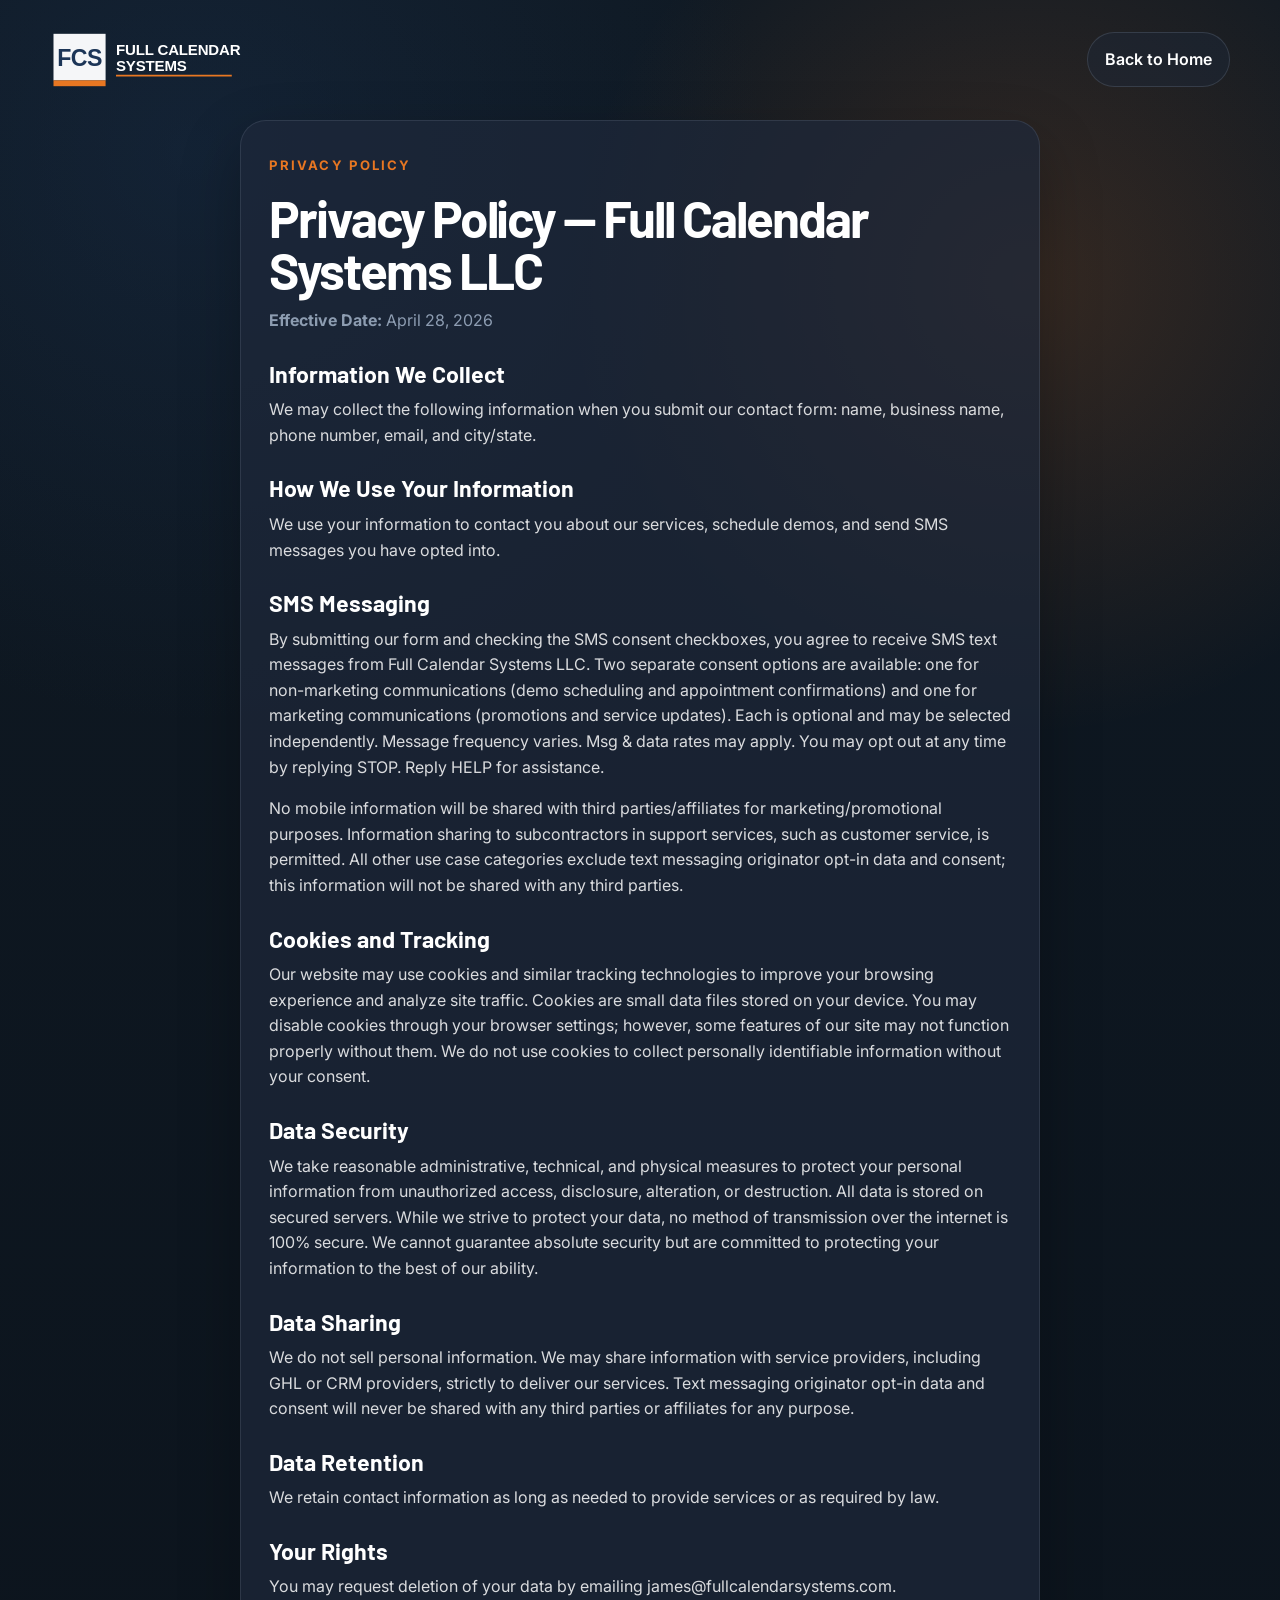
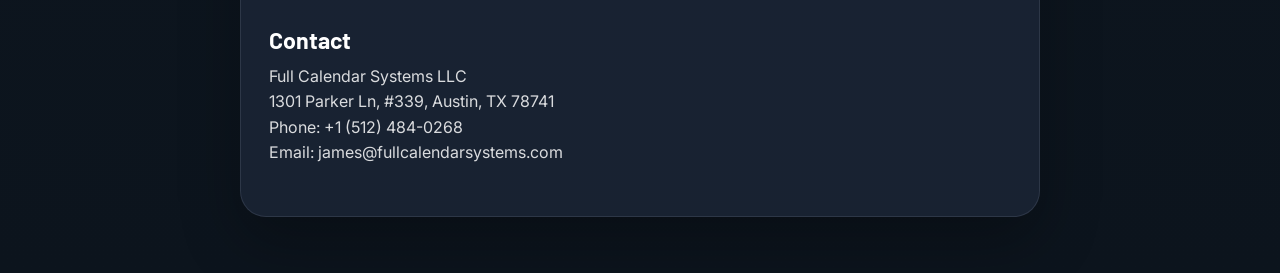
<file: privacy-policy.html>
<!DOCTYPE html>
<html lang="en">
<head>
  <meta charset="UTF-8">
  <meta name="viewport" content="width=device-width, initial-scale=1.0">
  <meta name="description" content="Privacy Policy for Full Calendar Systems LLC.">
  <title>Privacy Policy | Full Calendar Systems LLC</title>
  <link rel="icon" type="image/png" sizes="32x32" href="favicon-32.png">
  <link rel="apple-touch-icon" sizes="180x180" href="apple-touch-icon.png">
  <link rel="preconnect" href="https://fonts.googleapis.com">
  <link rel="preconnect" href="https://fonts.gstatic.com" crossorigin>
  <link href="https://fonts.googleapis.com/css2?family=Barlow:wght@700;800;900&family=Inter:wght@400;500;600&display=swap" rel="stylesheet">
  <link rel="stylesheet" href="styles.css">
</head>
<body class="legal-page">
  <div class="legal-shell">
    <div class="container">
      <div class="legal-top">
        <a class="brand" href="index.html" aria-label="Full Calendar Systems home">
          <img src="FCS_Block_Dark.svg" alt="Full Calendar Systems" class="brand-mark">
        </a>
        <a class="legal-home" href="index.html">Back to Home</a>
      </div>
    </div>

    <main class="legal-content">
      <p class="eyebrow">Privacy Policy</p>
      <h1>Privacy Policy — Full Calendar Systems LLC</h1>
      <p class="effective-date"><strong>Effective Date:</strong> April 28, 2026</p>

      <section class="legal-section">
        <h2>Information We Collect</h2>
        <p>We may collect the following information when you submit our contact form: name, business name, phone number, email, and city/state.</p>
      </section>

      <section class="legal-section">
        <h2>How We Use Your Information</h2>
        <p>We use your information to contact you about our services, schedule demos, and send SMS messages you have opted into.</p>
      </section>

      <section class="legal-section">
        <h2>SMS Messaging</h2>
        <p>By submitting our form and checking the SMS consent checkboxes, you agree to receive SMS text messages from Full Calendar Systems LLC. Two separate consent options are available: one for non-marketing communications (demo scheduling and appointment confirmations) and one for marketing communications (promotions and service updates). Each is optional and may be selected independently. Message frequency varies. Msg &amp; data rates may apply. You may opt out at any time by replying STOP. Reply HELP for assistance.</p>
        <p>No mobile information will be shared with third parties/affiliates for marketing/promotional purposes. Information sharing to subcontractors in support services, such as customer service, is permitted. All other use case categories exclude text messaging originator opt-in data and consent; this information will not be shared with any third parties.</p>
      </section>

      <section class="legal-section">
        <h2>Cookies and Tracking</h2>
        <p>Our website may use cookies and similar tracking technologies to improve your browsing experience and analyze site traffic. Cookies are small data files stored on your device. You may disable cookies through your browser settings; however, some features of our site may not function properly without them. We do not use cookies to collect personally identifiable information without your consent.</p>
      </section>

      <section class="legal-section">
        <h2>Data Security</h2>
        <p>We take reasonable administrative, technical, and physical measures to protect your personal information from unauthorized access, disclosure, alteration, or destruction. All data is stored on secured servers. While we strive to protect your data, no method of transmission over the internet is 100% secure. We cannot guarantee absolute security but are committed to protecting your information to the best of our ability.</p>
      </section>

      <section class="legal-section">
        <h2>Data Sharing</h2>
        <p>We do not sell personal information. We may share information with service providers, including GHL or CRM providers, strictly to deliver our services. Text messaging originator opt-in data and consent will never be shared with any third parties or affiliates for any purpose.</p>
      </section>

      <section class="legal-section">
        <h2>Data Retention</h2>
        <p>We retain contact information as long as needed to provide services or as required by law.</p>
      </section>

      <section class="legal-section">
        <h2>Your Rights</h2>
        <p>You may request deletion of your data by emailing <a href="mailto:james@fullcalendarsystems.com">james@fullcalendarsystems.com</a>.</p>
      </section>

      <section class="legal-section">
        <h2>Contact</h2>
        <p>Full Calendar Systems LLC<br>
        1301 Parker Ln, #339, Austin, TX 78741<br>
        Phone: <a href="tel:+15124840268">+1 (512) 484-0268</a><br>
        Email: <a href="mailto:james@fullcalendarsystems.com">james@fullcalendarsystems.com</a></p>
      </section>
    </main>
  </div>
</body>
</html>
</file>
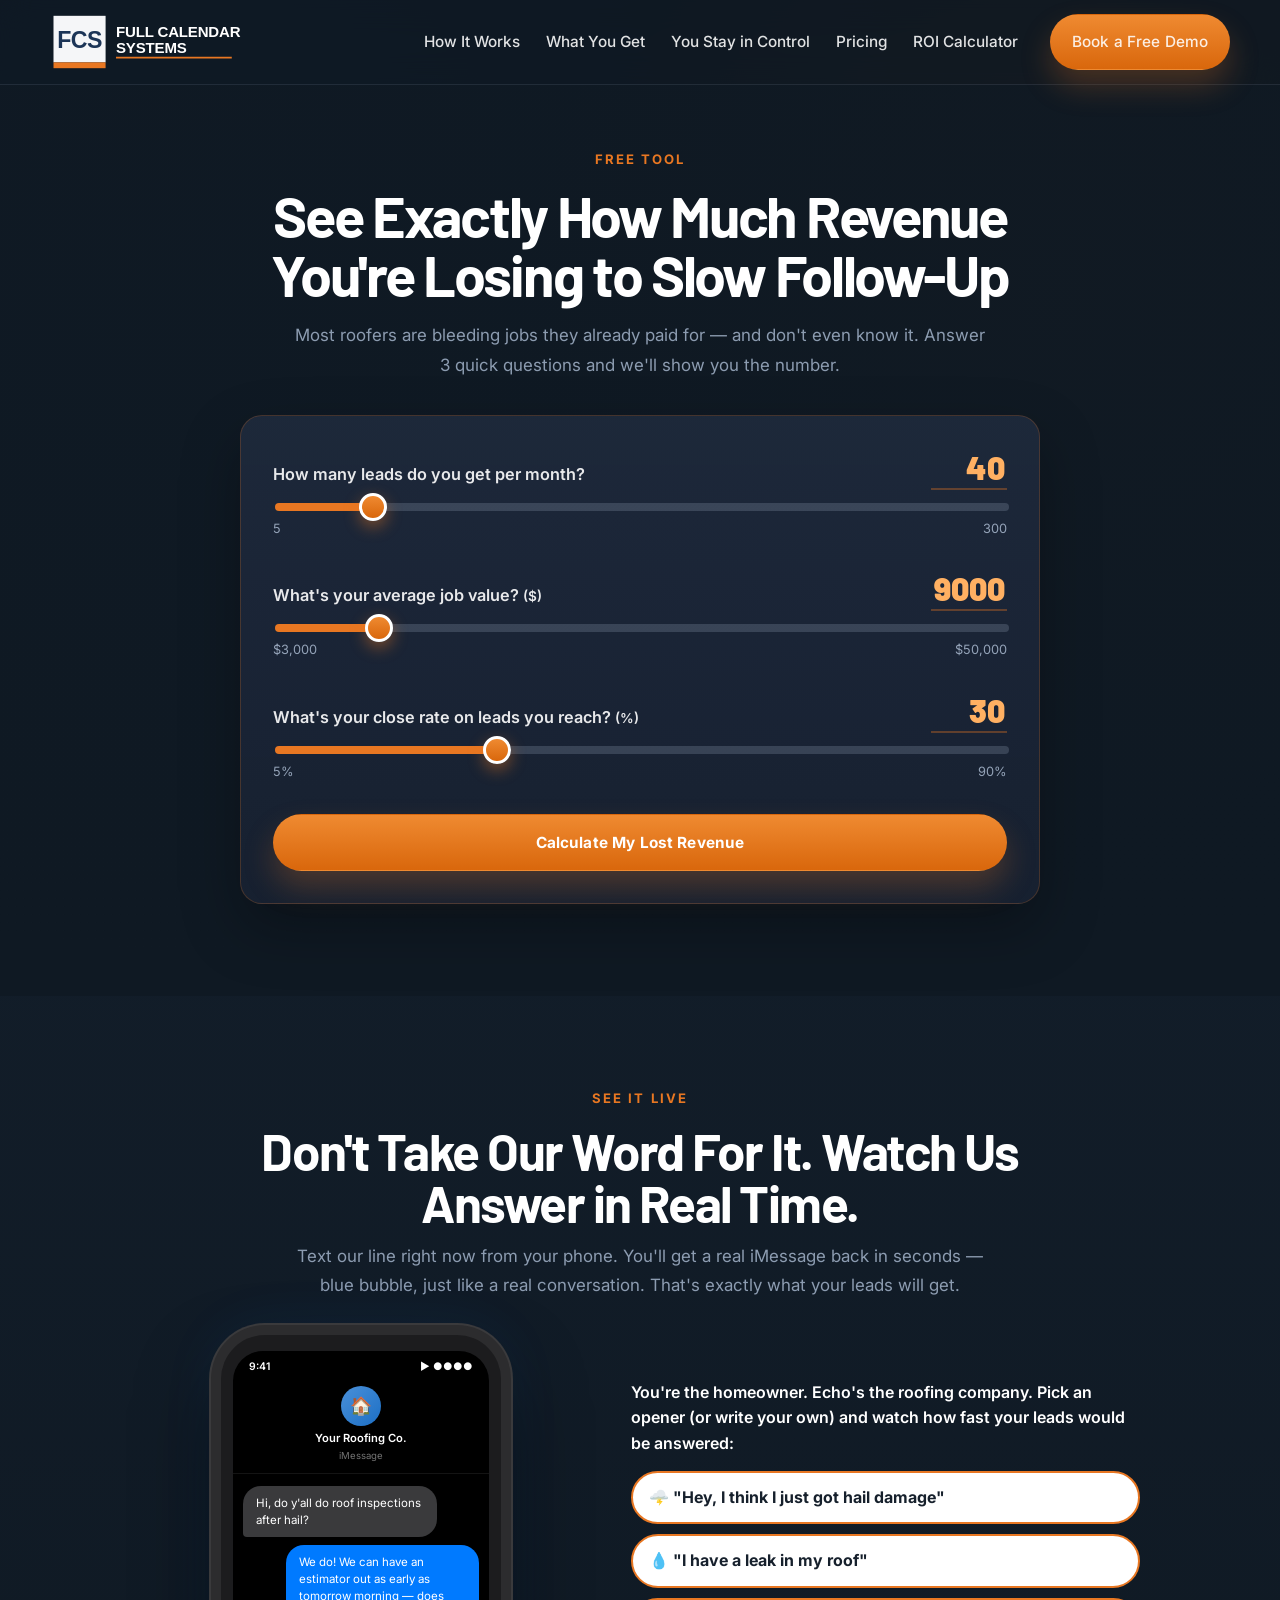
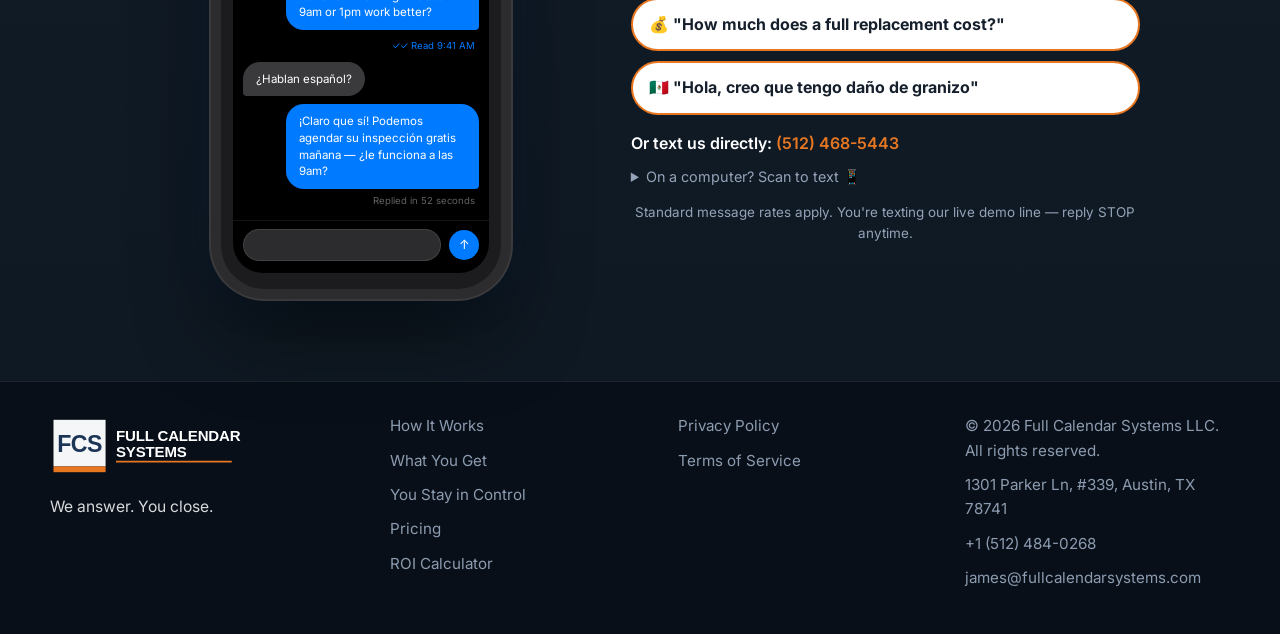
<file: roi-calculator.html>
<!DOCTYPE html>
<html lang="en">
<head>
  <meta charset="UTF-8">
  <meta name="viewport" content="width=device-width, initial-scale=1.0">
  <meta name="description" content="Free tool for roofing companies: answer 3 quick questions and see exactly how much revenue you're losing to slow lead follow-up.">
  <title>How Much Revenue Are You Losing to Slow Follow-Up? | Full Calendar Systems</title>

  <!-- Favicon -->
  <link rel="icon" type="image/png" sizes="32x32" href="favicon-32.png">
  <link rel="apple-touch-icon" sizes="180x180" href="apple-touch-icon.png">

  <!-- Open Graph / Facebook -->
  <meta property="og:type" content="website">
  <meta property="og:title" content="See Exactly How Much Revenue You're Losing to Slow Follow-Up">
  <meta property="og:description" content="Free tool for roofing companies: answer 3 quick questions and we'll show you the number.">
  <meta property="og:image" content="https://fullcalendarsystems.com/og-image.png">
  <meta property="og:url" content="https://fullcalendarsystems.com/roi-calculator.html">
  <meta property="og:site_name" content="Full Calendar Systems">

  <!-- Twitter Card -->
  <meta name="twitter:card" content="summary_large_image">
  <meta name="twitter:title" content="See Exactly How Much Revenue You're Losing to Slow Follow-Up">
  <meta name="twitter:description" content="Free tool for roofing companies: answer 3 quick questions and we'll show you the number.">
  <meta name="twitter:image" content="https://fullcalendarsystems.com/og-image.png">

  <link rel="preconnect" href="https://fonts.googleapis.com">
  <link rel="preconnect" href="https://fonts.gstatic.com" crossorigin>
  <script>document.documentElement.classList.add("js");</script>
  <link href="https://fonts.googleapis.com/css2?family=Barlow:wght@700;800;900&family=Inter:wght@400;500;600&display=swap" rel="stylesheet">
  <link rel="stylesheet" href="styles.css">
</head>
<body>
  <div class="site-shell">
    <header class="site-header" id="top">
      <div class="container nav-bar">
        <a class="brand" href="index.html" aria-label="Full Calendar Systems home">
          <img src="FCS_Block_Dark.svg" alt="Full Calendar Systems" class="brand-mark">
        </a>
        <button class="menu-toggle" type="button" aria-expanded="false" aria-controls="site-nav" data-menu-toggle>
          <span></span>
          <span></span>
          <span></span>
          <span class="sr-only">Toggle navigation</span>
        </button>
        <nav class="site-nav" id="site-nav" data-site-nav>
          <a href="index.html#how-it-works">How It Works</a>
          <a href="index.html#what-you-get">What You Get</a>
          <a href="stay-in-control.html">You Stay in Control</a>
          <a href="index.html#pricing">Pricing</a>
          <a href="roi-calculator.html" aria-current="page">ROI Calculator</a>
          <a class="btn btn-primary nav-cta" href="https://api.leadconnectorhq.com/widget/booking/mLNB1w6cOmezTKSYCTDc">Book a Free Demo</a>
        </nav>
      </div>
    </header>

    <main>
      <section class="section section-dark calc-hero">
        <div class="container narrow">
          <div class="section-heading reveal">
            <p class="eyebrow">Free Tool</p>
            <h1>See Exactly How Much Revenue You're Losing to Slow Follow-Up</h1>
            <p class="section-subhead">Most roofers are bleeding jobs they already paid for — and don't even know it. Answer 3 quick questions and we'll show you the number.</p>
          </div>

          <div class="calc-card reveal" id="calculator">

            <!-- STEP 1 — the 3 inputs -->
            <div class="calc-step" id="calc-step-inputs">
              <div class="calc-field">
                <div class="calc-field-head">
                  <label class="calc-field-label" for="calc-leads-readout">How many leads do you get per month?</label>
                  <input type="number" class="calc-readout-input" id="calc-leads-readout" min="5" max="300" value="40" inputmode="numeric" aria-label="Leads per month">
                </div>
                <input type="range" class="calc-slider" id="calc-leads" min="5" max="300" step="5" value="40" aria-label="Leads per month slider">
                <div class="calc-slider-scale" aria-hidden="true"><span>5</span><span>300</span></div>
              </div>

              <div class="calc-field">
                <div class="calc-field-head">
                  <label class="calc-field-label" for="calc-value-readout">What's your average job value? <small>($)</small></label>
                  <input type="number" class="calc-readout-input" id="calc-value-readout" min="3000" max="50000" step="500" value="9000" inputmode="numeric" aria-label="Average job value in dollars">
                </div>
                <input type="range" class="calc-slider" id="calc-value" min="3000" max="50000" step="500" value="9000" aria-label="Average job value slider">
                <div class="calc-slider-scale" aria-hidden="true"><span>$3,000</span><span>$50,000</span></div>
              </div>

              <div class="calc-field">
                <div class="calc-field-head">
                  <label class="calc-field-label" for="calc-rate-readout">What's your close rate on leads you reach? <small>(%)</small></label>
                  <input type="number" class="calc-readout-input" id="calc-rate-readout" min="5" max="90" step="5" value="30" inputmode="numeric" aria-label="Close rate percentage">
                </div>
                <input type="range" class="calc-slider" id="calc-rate" min="5" max="90" step="5" value="30" aria-label="Close rate slider">
                <div class="calc-slider-scale" aria-hidden="true"><span>5%</span><span>90%</span></div>
              </div>

              <button class="btn btn-primary btn-wide" type="button" id="calc-calculate-btn">Calculate My Lost Revenue</button>
            </div>

            <!-- STEP 2 — the gate (lead capture before reveal) -->
            <form class="calc-step calc-gate" id="calc-step-gate" hidden novalidate>
              <div class="calc-teaser" aria-hidden="true">
                <span class="calc-teaser-num" id="calc-teaser-num">$226,800</span><span class="calc-teaser-cap">/yr</span>
              </div>
              <div class="calc-gate-head">
                <p class="calc-gate-title">Your number is ready.</p>
                <p class="calc-gate-sub">Tell us who to show it to:</p>
              </div>
              <div class="form-grid">
                <label>
                  <span>Your Name *</span>
                  <input type="text" name="name" required autocomplete="name">
                </label>
                <label>
                  <span>Business Name *</span>
                  <input type="text" name="business" required autocomplete="organization">
                </label>
                <label>
                  <span>Phone Number *</span>
                  <input type="tel" name="phone" required autocomplete="tel" inputmode="tel" placeholder="(555) 555-5555" data-phone-format>
                </label>
                <label>
                  <span>City <small>(optional)</small></span>
                  <input type="text" name="city" autocomplete="address-level2">
                </label>
              </div>
              <!-- Honeypot — bots fill it, humans never see it. Submission is silently dropped if non-empty. -->
              <div class="hp-wrap" aria-hidden="true">
                <label>Company Website<input type="text" name="company_website" tabindex="-1" autocomplete="off"></label>
              </div>

              <div class="consent-block">
                <label class="consent-option">
                  <input type="checkbox" name="transactional_consent" id="calc_transactional_consent">
                  <span>I consent to receive non-marketing text messages from Full Calendar Systems LLC about demo scheduling and appointment confirmations. Message frequency may vary. Message &amp; data rates may apply. Text HELP for assistance, reply STOP to opt out.</span>
                </label>
                <label class="consent-option">
                  <input type="checkbox" name="marketing_consent" id="calc_marketing_consent">
                  <span>I consent to receive marketing text messages about special offers, service updates, and promotions from Full Calendar Systems LLC at the phone number provided. Message frequency may vary. Message &amp; data rates may apply. Text HELP for assistance, reply STOP to opt out.</span>
                </label>
                <p class="consent-disclaimer">Consent is not required to submit this form or receive our services.</p>
                <p class="consent-disclaimer">By submitting, you agree to our <a href="privacy-policy.html">Privacy Policy</a> and <a href="terms.html">Terms of Service</a>. Your phone number will only be used to contact you about your inquiry. We never sell or share phone numbers with third parties.</p>
                <div class="consent-links">
                  <a href="privacy-policy.html">Privacy Policy</a>
                  <a href="terms.html">Terms of Service</a>
                </div>
              </div>

              <p class="form-field-error" id="calc-field-error" hidden></p>

              <button class="btn btn-primary btn-wide" type="submit" id="calc-show-btn">Show My Number</button>
              <button class="calc-back-link" type="button" id="calc-back-btn">← Adjust my numbers</button>
            </form>

            <!-- STEP 3 — the reveal -->
            <div class="calc-step calc-result" id="calc-step-result" hidden tabindex="-1">
              <p class="calc-result-label">You're leaving on the table every year:</p>
              <p class="calc-big" id="calc-annual">$0</p>
              <p class="calc-sub">That's <strong id="calc-monthly">$0/mo</strong> — <span id="calc-jobs">~0 jobs/month you could be closing</span></p>
              <div class="sr-only" id="calc-live-announce" role="status" aria-live="polite"></div>

              <div class="calc-breakdown" id="calc-breakdown" aria-label="How we got your number">
                <p class="calc-breakdown-title">Here's the math:</p>
                <ol class="calc-breakdown-list">
                  <li class="bd-row"><span class="bd-bar" data-bar="1"></span><span class="bd-num" id="bd-leads">40</span><span class="bd-text">leads come in every month</span></li>
                  <li class="bd-row"><span class="bd-bar" data-bar="0.35"></span><span class="bd-num" id="bd-lost">14</span><span class="bd-text">never get a fast response <small>(industry average: ~35%)</small></span></li>
                  <li class="bd-row"><span class="bd-bar" data-bar="0.175"></span><span class="bd-num" id="bd-recoverable">7</span><span class="bd-text">are winnable with a 60-second reply <small>(conservative 50%)</small></span></li>
                  <li class="bd-row"><span class="bd-num" id="bd-jobs">~2</span><span class="bd-text" id="bd-jobs-text">extra jobs at your 30% close rate</span></li>
                  <li class="bd-row bd-row-total"><span class="bd-num" id="bd-monthly">$18,900</span><span class="bd-text">walking out the door every month</span></li>
                </ol>
              </div>

              <p class="calc-footnote">Based on industry data: ~35% of inbound leads never get a fast response, and roofers who respond within 5 minutes are up to 21× more likely to qualify the lead. We apply a conservative 50% recovery rate.</p>

              <p class="form-note form-note-error" id="calc-form-error" hidden>
                Heads up — we couldn't reach our system just now, so your info may not have come through. Email us at <a href="mailto:james@fullcalendarsystems.com">james@fullcalendarsystems.com</a> and we'll take care of you.
              </p>

              <div class="calc-cta">
                <p class="calc-cta-line">You don't need more leads. You need to stop losing the ones you've got.</p>
                <div class="calc-cta-actions">
                  <a class="btn btn-primary" id="calc-book-cta" href="https://api.leadconnectorhq.com/widget/booking/mLNB1w6cOmezTKSYCTDc">Book a Free Demo</a>
                  <a class="btn btn-secondary" id="calc-echo-cta" href="#text-echo">Text Echo Live →</a>
                </div>
                <div class="wedge-row" aria-label="What makes us different">
                  <div class="wedge-card"><span aria-hidden="true">💬</span><span>We answer via iMessage (blue bubbles)</span></div>
                  <div class="wedge-card"><span aria-hidden="true">⚡</span><span>60-second response, 24/7</span></div>
                  <div class="wedge-card"><span aria-hidden="true">🗣️</span><span>Bilingual — English &amp; Spanish</span></div>
                </div>
                <button class="calc-back-link" type="button" id="calc-recalc-btn">↻ Recalculate with different numbers</button>
              </div>
            </div>

          </div>
        </div>
      </section>

      <!-- ── TEXT ECHO LIVE ── -->
      <section class="section section-surface" id="text-echo">
        <div class="container">
          <div class="section-heading reveal">
            <p class="eyebrow">See it live</p>
            <h2>Don't Take Our Word For It. Watch Us Answer in Real Time.</h2>
            <p class="section-subhead">Text our line right now from your phone. You'll get a real iMessage back in seconds — blue bubble, just like a real conversation. That's exactly what your leads will get.</p>
          </div>

          <div class="echo-demo-grid reveal">
            <div class="echo-demo-phone">
              <div class="phone-mockup">
                <div class="phone-shell">
                  <div class="phone-screen">
                    <div class="phone-status-bar">
                      <span>9:41</span>
                      <span>▶ ●●●●</span>
                    </div>
                    <div class="phone-contact-bar">
                      <div class="phone-avatar">🏠</div>
                      <span class="phone-contact-name">Your Roofing Co.</span>
                      <span class="phone-contact-sub">iMessage</span>
                    </div>
                    <div class="phone-messages" data-echo-thread>
                      <div class="msg msg-in">Hi, do y'all do roof inspections after hail?</div>
                      <div class="msg msg-out">We do! We can have an estimator out as early as tomorrow morning — does 9am or 1pm work better?</div>
                      <div class="msg-read">✓✓ Read 9:41 AM</div>
                      <div class="msg msg-in">¿Hablan español?</div>
                      <div class="msg msg-out">¡Claro que sí! Podemos agendar su inspección gratis mañana — ¿le funciona a las 9am?</div>
                      <div class="msg-time">Replied in 52 seconds</div>
                    </div>
                    <div class="phone-input-bar">
                      <div class="phone-input-field"></div>
                      <div class="phone-send-btn">↑</div>
                    </div>
                  </div>
                </div>
              </div>
            </div>

            <div class="echo-demo-action">
              <!--
                ── DEMO MODE TOGGLE ──
                Two modes, toggled by `DEMO_LINE_LIVE` in script.js (currently false = Mode B):
                  Mode A [data-demo-mode="live"]     — live tap-to-text demo line (SendBlue 512-468-5443, "Lone Star Roofing" demo flow)
                  Mode B [data-demo-mode="fallback"] — lead-capture form, James texts back manually from Lone Star (ACTIVE)
                To go live: set DEMO_LINE_LIVE = true in script.js (number is already swapped in).
              -->
              <div data-demo-mode="live" hidden>
                <!-- Live demo line: same chips treatment as index.html — visitor plays a homeowner,
                     Echo plays the roofing company, then reveals. -->
                <p class="echo-demo-roleplay-intro">You're the homeowner. Echo's the roofing company. Pick an opener (or write your own) and watch how fast your leads would be answered:</p>
                <div class="echo-demo-chips">
                  <a class="echo-demo-chip" href="sms:+15124685443?&body=Hey%2C%20I%20think%20I%20just%20got%20hail%20damage">🌩️ "Hey, I think I just got hail damage"</a>
                  <a class="echo-demo-chip" href="sms:+15124685443?&body=I%20have%20a%20leak%20in%20my%20roof">💧 "I have a leak in my roof"</a>
                  <a class="echo-demo-chip" href="sms:+15124685443?&body=How%20much%20does%20a%20full%20replacement%20cost%3F">💰 "How much does a full replacement cost?"</a>
                  <a class="echo-demo-chip" href="sms:+15124685443?&body=Hola%2C%20creo%20que%20tengo%20da%C3%B1o%20de%20granizo%20en%20mi%20techo">🇲🇽 "Hola, creo que tengo daño de granizo"</a>
                </div>
                <div class="echo-demo-number-row">
                  <span class="echo-demo-number">Or text us directly: <a href="sms:+15124685443">(512) 468-5443</a></span>
                  <details class="echo-demo-qr">
                    <summary>On a computer? Scan to text 📱</summary>
                    <img src="qr-demo-line.svg" alt="QR code — scan with your phone to text the live demo line" width="140" height="140" loading="lazy">
                  </details>
                </div>
                <p class="echo-demo-note">Standard message rates apply. You're texting our live demo line — reply STOP anytime.</p>
              </div>

              <div data-demo-mode="fallback">
                <form class="echo-demo-form" data-webhook="https://services.leadconnectorhq.com/hooks/QNKS0BbFTxxHh2PdBXtk/webhook-trigger/ab84348b-ef79-4bc2-81a5-c3d62a313a03" novalidate>
                  <!-- SWAP data-webhook above: GHL_WEBHOOK_URL_DEMO — dedicated WEBSITE sub-account webhook (James to provide once the
                       website sub-account exists). Using the main FCS webhook as a TEMPORARY placeholder; the source field below
                       keeps these leads distinguishable in the meantime. -->
                  <p class="echo-demo-form-title">Want a live demo? Drop your number 👇</p>
                  <div class="echo-demo-form-row">
                    <label class="sr-only" for="echo-demo-phone-calc">Phone Number</label>
                    <input type="tel" name="phone" id="echo-demo-phone-calc" required autocomplete="tel" inputmode="tel" placeholder="(555) 555-5555" data-phone-format>
                    <button class="btn btn-primary" type="submit">Text Me a Live Demo</button>
                  </div>
                  <!-- Honeypot -->
                  <div class="hp-wrap" aria-hidden="true">
                    <label>Company Website<input type="text" name="company_website" tabindex="-1" autocomplete="off"></label>
                  </div>

                  <div class="consent-block">
                    <label class="consent-option">
                      <input type="checkbox" name="transactional_consent">
                      <span>I consent to receive non-marketing text messages from Full Calendar Systems LLC about demo scheduling and appointment confirmations. Message frequency may vary. Message &amp; data rates may apply. Text HELP for assistance, reply STOP to opt out.</span>
                    </label>
                    <label class="consent-option">
                      <input type="checkbox" name="marketing_consent">
                      <span>I consent to receive marketing text messages about special offers, service updates, and promotions from Full Calendar Systems LLC at the phone number provided. Message frequency may vary. Message &amp; data rates may apply. Text HELP for assistance, reply STOP to opt out.</span>
                    </label>
                    <p class="consent-disclaimer">Consent is not required to submit this form or receive our services.</p>
                    <p class="consent-disclaimer">By submitting, you agree to our <a href="privacy-policy.html">Privacy Policy</a> and <a href="terms.html">Terms of Service</a>. Your phone number will only be used to contact you about your inquiry. We never sell or share phone numbers with third parties.</p>
                    <div class="consent-links">
                      <a href="privacy-policy.html">Privacy Policy</a>
                      <a href="terms.html">Terms of Service</a>
                    </div>
                  </div>

                  <p class="form-note form-note-success echo-demo-success" hidden>📲 Got it — keep an eye on your texts.</p>
                  <p class="form-note form-note-error echo-demo-error" hidden>Something went wrong. Please email us at <a href="mailto:james@fullcalendarsystems.com">james@fullcalendarsystems.com</a></p>
                </form>
              </div>
            </div>
          </div>
        </div>
      </section>
    </main>

    <footer class="site-footer">
      <div class="container footer-grid">
        <div class="footer-brand">
          <img src="FCS_Block_Dark.svg" alt="Full Calendar Systems" class="brand-mark">
          <p>We answer. You close.</p>
        </div>
        <div class="footer-links">
          <a href="index.html#how-it-works">How It Works</a>
          <a href="index.html#what-you-get">What You Get</a>
          <a href="stay-in-control.html">You Stay in Control</a>
          <a href="index.html#pricing">Pricing</a>
          <a href="roi-calculator.html">ROI Calculator</a>
        </div>
        <div class="footer-links">
          <a href="privacy-policy.html">Privacy Policy</a>
          <a href="terms.html">Terms of Service</a>
        </div>
        <div class="footer-meta">
          <p>© 2026 Full Calendar Systems LLC. All rights reserved.</p>
          <p>1301 Parker Ln, #339, Austin, TX 78741</p>
          <a href="tel:+15124840268">+1 (512) 484-0268</a>
          <a href="mailto:james@fullcalendarsystems.com">james@fullcalendarsystems.com</a>
        </div>
      </div>
    </footer>
  </div>

  <script src="script.js"></script>
  <script>
    // ── GHL WEBHOOK — calculator leads → FCS PRODUCTION sub-account (naMSy7VSuk58oQgeKxPy) ──
    // <JAMES TO PROVIDE — dedicated calculator→Echo webhook>
    // TODO(James): replace with the DEDICATED inbound webhook URL (new FCS workflow that fires Echo —
    // the "FCS Calc Website Form" draft workflow created 2026-06-10).
    // Until then this uses the existing FCS qualification-form webhook as a TEMPORARY placeholder so no lead is dropped;
    // the `source` field keeps calculator leads distinguishable.
    //
    // GHL CUSTOM FIELDS this payload populates (so Echo can open with them in conversation):
    //   calc_leads_per_month      NUMERICAL  (sent as number)
    //   calc_avg_job_value        NUMERICAL  (sent as number)
    //   calc_close_rate           TEXT       (sent as "30%" — reads naturally in Echo's prompt)
    //   calc_close_rate_pct       NUMERICAL  (sent as 30 — create this field if you ever need math on close rate)
    //   calc_monthly_revenue_lost NUMERICAL  (sent as number)
    //   calc_annual_revenue_lost  NUMERICAL  (sent as number)
    //   calc_summary              TEXT       (one conversational line Echo can quote verbatim — CREATE THIS FIELD,
    //                                         it's the single highest-leverage one for Echo's personalized open)
    const GHL_WEBHOOK_URL = 'https://services.leadconnectorhq.com/hooks/naMSy7VSuk58oQgeKxPy/webhook-trigger/a24af0a6-f222-43e5-bbc9-b487e32fba7b';

    // ── THE MATH (locked — see brief) ──
    // 35% of inbound leads are effectively lost to slow/no follow-up; ~half are recoverable
    // with a 60-second response (conservative). Defaults verify: 40 × 0.35 × 0.50 × 0.30 × $9,000
    // = $18,900/mo → $226,800/yr.
    const MISSED_RATE = 0.35;
    const SPEED_RECOVERY = 0.50;

    const REDUCED_MOTION = window.matchMedia('(prefers-reduced-motion: reduce)').matches;
    const fmtUSD = (n) => '$' + Math.round(n).toLocaleString('en-US');
    // Honest small-number display: never inflate ("~0.4" stays ~0.4, not "~1")
    const fmtApprox = (n) => '~' + (n >= 0.95 ? String(Math.round(n)) : (Math.round(n * 10) / 10).toFixed(1));
    const track = (ev, props) => { if (window.fcsTrack) window.fcsTrack(ev, props); };

    const leadsSlider = document.getElementById('calc-leads');
    const leadsReadout = document.getElementById('calc-leads-readout');
    const stepInputs = document.getElementById('calc-step-inputs');
    const stepGate = document.getElementById('calc-step-gate');
    const stepResult = document.getElementById('calc-step-result');

    const valueSlider = document.getElementById('calc-value');
    const valueReadout = document.getElementById('calc-value-readout');
    const rateSlider = document.getElementById('calc-rate');
    const rateReadout = document.getElementById('calc-rate-readout');

    let jobValue = 9000;
    let closeRate = 0.30; // stored as a decimal — the webhook payload depends on this shape
    let captured = false;
    let started = false;
    let submitting = false;

    // ── restore prior visit (inputs + unlocked state; no PII is ever stored) ──
    const STORE_KEY = 'fcs_roi_state';
    try {
      const saved = JSON.parse(localStorage.getItem(STORE_KEY) || 'null');
      if (saved) {
        if (saved.leads >= 5 && saved.leads <= 300) leadsSlider.value = saved.leads;
        if (saved.jobValue >= 3000 && saved.jobValue <= 50000) {
          jobValue = saved.jobValue;
          valueSlider.value = jobValue;
        }
        if (saved.closeRate >= 0.05 && saved.closeRate <= 0.90) {
          closeRate = saved.closeRate;
          rateSlider.value = Math.round(closeRate * 100);
        }
        captured = saved.captured === true;
      }
    } catch (_) { /* corrupted state — fall through to defaults */ }

    function persist() {
      try {
        localStorage.setItem(STORE_KEY, JSON.stringify({
          leads: parseInt(leadsSlider.value, 10), jobValue, closeRate, captured
        }));
      } catch (_) {}
    }

    function markStarted() {
      if (started) return;
      started = true;
      track('roi_calc_started');
    }

    // ── slider ⇄ editable readout (one pattern for all three inputs) ──
    function wireSliderReadout(slider, readout, onChange) {
      const min = parseFloat(slider.min);
      const max = parseFloat(slider.max);

      function paint() {
        const pct = ((slider.value - min) / (max - min)) * 100;
        slider.style.background =
          'linear-gradient(90deg, #e87722 0%, #e87722 ' + pct + '%, rgba(148,163,184,0.25) ' + pct + '%, rgba(148,163,184,0.25) 100%)';
      }
      function apply(v) {
        onChange(parseFloat(slider.value));
        paint();
        markStarted();
      }
      slider.addEventListener('input', () => {
        readout.value = slider.value;
        apply();
      });
      readout.addEventListener('input', () => {
        const v = parseFloat(readout.value);
        if (!isNaN(v)) {
          slider.value = Math.min(max, Math.max(min, v));
          apply();
        }
      });
      readout.addEventListener('blur', () => {
        const v = parseFloat(readout.value);
        readout.value = isNaN(v) ? slider.value : Math.min(max, Math.max(min, v));
        slider.value = readout.value;
        apply();
      });
      readout.value = slider.value;
      paint();
    }

    wireSliderReadout(leadsSlider, leadsReadout, () => {});
    wireSliderReadout(valueSlider, valueReadout, (v) => { jobValue = v; });
    wireSliderReadout(rateSlider, rateReadout, (v) => { closeRate = v / 100; });

    function compute() {
      const leads = parseInt(leadsSlider.value, 10);
      const leadsLost = leads * MISSED_RATE;
      const recoverableLeads = leadsLost * SPEED_RECOVERY;
      const recoverableJobs = recoverableLeads * closeRate;
      const monthly = recoverableJobs * jobValue;
      return { leads, leadsLost, recoverableLeads, recoverableJobs, monthly, annual: monthly * 12 };
    }

    function showStep(step) {
      [stepInputs, stepGate, stepResult].forEach((el) => { el.hidden = el !== step; });
    }

    function countUp(el, target, duration) {
      if (REDUCED_MOTION) { el.textContent = fmtUSD(target) + '/yr'; return; }
      let start = null; // anchor to the rAF clock — performance.now() runs on a subtly different timeline
      let settled = false;
      function tick(now) {
        if (settled) return;
        if (start === null) start = now;
        const t = Math.min(Math.max((now - start) / duration, 0), 1);
        const eased = 1 - Math.pow(1 - t, 3);
        el.textContent = fmtUSD(target * eased) + '/yr';
        if (t < 1) requestAnimationFrame(tick); else settled = true;
      }
      requestAnimationFrame(tick);
      // guarantee the final value even if rAF is throttled (backgrounded tab etc.)
      window.setTimeout(() => {
        if (!settled) { settled = true; el.textContent = fmtUSD(target) + '/yr'; }
      }, duration + 250);
    }

    function renderBreakdown(r) {
      document.getElementById('bd-leads').textContent = r.leads;
      document.getElementById('bd-lost').textContent = fmtApprox(r.leadsLost);
      document.getElementById('bd-recoverable').textContent = fmtApprox(r.recoverableLeads);
      document.getElementById('bd-jobs').textContent = fmtApprox(r.recoverableJobs);
      document.getElementById('bd-jobs-text').innerHTML =
        'extra job' + (r.recoverableJobs >= 1.5 || r.recoverableJobs < 0.95 ? 's' : '') +
        ' at your ' + Math.round(closeRate * 100) + '% close rate';
      document.getElementById('bd-monthly').textContent = fmtUSD(r.monthly);

      // funnel bars (rows 1–3, proportional to leads) + staggered reveal
      const rows = Array.from(document.querySelectorAll('.bd-row'));
      rows.forEach((row, i) => {
        const bar = row.querySelector('.bd-bar');
        if (bar) bar.style.setProperty('--bar-w', (parseFloat(bar.dataset.bar) * 100) + '%');
        row.classList.remove('bd-on');
        if (REDUCED_MOTION) { row.classList.add('bd-on'); return; }
        window.setTimeout(() => row.classList.add('bd-on'), 350 + i * 220);
      });
    }

    function jobsLine(r) {
      const plural = (r.recoverableJobs >= 1.5 || r.recoverableJobs < 0.95) ? 'jobs' : 'job';
      return fmtApprox(r.recoverableJobs) + ' ' + plural + '/month you could be closing';
    }

    function revealResult() {
      const r = compute();
      document.getElementById('calc-monthly').textContent = fmtUSD(r.monthly) + '/mo';
      document.getElementById('calc-jobs').textContent = jobsLine(r);
      renderBreakdown(r);
      showStep(stepResult);
      countUp(document.getElementById('calc-annual'), r.annual, 1400);
      document.getElementById('calc-live-announce').textContent =
        'Your result: ' + fmtUSD(r.annual) + ' per year, ' + fmtUSD(r.monthly) + ' per month, ' + jobsLine(r) + '.';
      stepResult.scrollIntoView({ behavior: REDUCED_MOTION ? 'auto' : 'smooth', block: 'center' });
      stepResult.focus({ preventScroll: true });
      persist();
      track('roi_result_revealed', { annual: Math.round(r.annual), monthly: Math.round(r.monthly), leads: r.leads });
    }

    document.getElementById('calc-calculate-btn').addEventListener('click', () => {
      const r = compute();
      persist();
      track('roi_calculate_clicked', { leads: r.leads, job_value: jobValue, close_rate: closeRate });
      if (captured) {
        revealResult();
      } else {
        document.getElementById('calc-teaser-num').textContent = fmtUSD(r.annual);
        showStep(stepGate);
        stepGate.querySelector('[name="name"]').focus();
        track('roi_gate_viewed');
      }
    });

    document.getElementById('calc-back-btn').addEventListener('click', () => showStep(stepInputs));
    document.getElementById('calc-recalc-btn').addEventListener('click', () => {
      showStep(stepInputs);
      leadsSlider.focus();
    });

    document.getElementById('calc-book-cta').addEventListener('click', () => track('roi_book_demo_clicked'));
    document.getElementById('calc-echo-cta').addEventListener('click', () => track('roi_text_echo_clicked'));

    // ── gate submit → GHL → reveal ──
    stepGate.addEventListener('submit', async function (e) {
      e.preventDefault();
      if (submitting) return;

      const btn = document.getElementById('calc-show-btn');
      const fieldError = document.getElementById('calc-field-error');
      const webhookError = document.getElementById('calc-form-error');
      fieldError.hidden = true;
      webhookError.hidden = true;

      const formData = new FormData(this);
      const name = (formData.get('name') || '').trim();
      const business = (formData.get('business') || '').trim();
      const phoneDigits = (formData.get('phone') || '').replace(/\D/g, '');

      if (!name || !business) {
        fieldError.textContent = 'Please fill in your name and business name.';
        fieldError.hidden = false;
        this.querySelector(!name ? '[name="name"]' : '[name="business"]').focus();
        return;
      }
      if (phoneDigits.length < 10 || phoneDigits.length > 11) {
        fieldError.textContent = 'That phone number doesn’t look complete — please double-check it.';
        fieldError.hidden = false;
        this.querySelector('[name="phone"]').focus();
        return;
      }

      // Honeypot tripped → pretend success, send nothing
      if ((formData.get('company_website') || '').trim() !== '') {
        captured = true;
        revealResult();
        return;
      }

      submitting = true;
      btn.disabled = true;
      btn.textContent = 'One sec...';

      const r = compute();
      const utms = (window.fcsGetUtms && window.fcsGetUtms()) || {};
      const summary =
        'Losing about ' + fmtUSD(r.monthly) + '/mo (≈' + fmtUSD(r.annual) + '/yr) to slow follow-up — ' +
        r.leads + ' leads/mo, ' + fmtUSD(jobValue) + ' avg job, ' + Math.round(closeRate * 100) + '% close rate.';

      const data = Object.assign({
        name: name,
        business: business,
        phone: formData.get('phone'),
        city: (formData.get('city') || '').trim(),
        // numbers go to NUMERICAL GHL fields; close_rate stays "30%" for its TEXT field
        calc_leads_per_month: r.leads,
        calc_avg_job_value: jobValue,
        calc_close_rate: Math.round(closeRate * 100) + '%',
        calc_close_rate_pct: Math.round(closeRate * 100),
        calc_monthly_revenue_lost: Math.round(r.monthly),
        calc_annual_revenue_lost: Math.round(r.annual),
        calc_summary: summary,
        transactional_consent: document.getElementById('calc_transactional_consent').checked,
        marketing_consent: document.getElementById('calc_marketing_consent').checked,
        source: 'FCS Website — ROI Calculator',
        page: window.location.href,
        referrer: document.referrer || ''
      }, utms);

      let delivered = false;
      for (let attempt = 0; attempt < 2 && !delivered; attempt++) {
        try {
          const res = await fetch(GHL_WEBHOOK_URL, {
            method: 'POST',
            headers: { 'Content-Type': 'application/json' },
            body: JSON.stringify(data)
          });
          delivered = res.ok;
        } catch (_) { /* network error — retry once */ }
        if (!delivered && attempt === 0) await new Promise((done) => setTimeout(done, 1200));
      }

      // Reveal either way — they held up their end of the deal. If the webhook
      // failed we show a soft error on the result so the lead can reach us directly.
      captured = true;
      track('roi_lead_submitted', { delivered: delivered, annual: Math.round(r.annual) });
      revealResult();
      if (!delivered) webhookError.hidden = false;

      submitting = false;
      btn.disabled = false;
      btn.textContent = 'Show My Number';
    });
  </script>
</body>
</html>
</file>
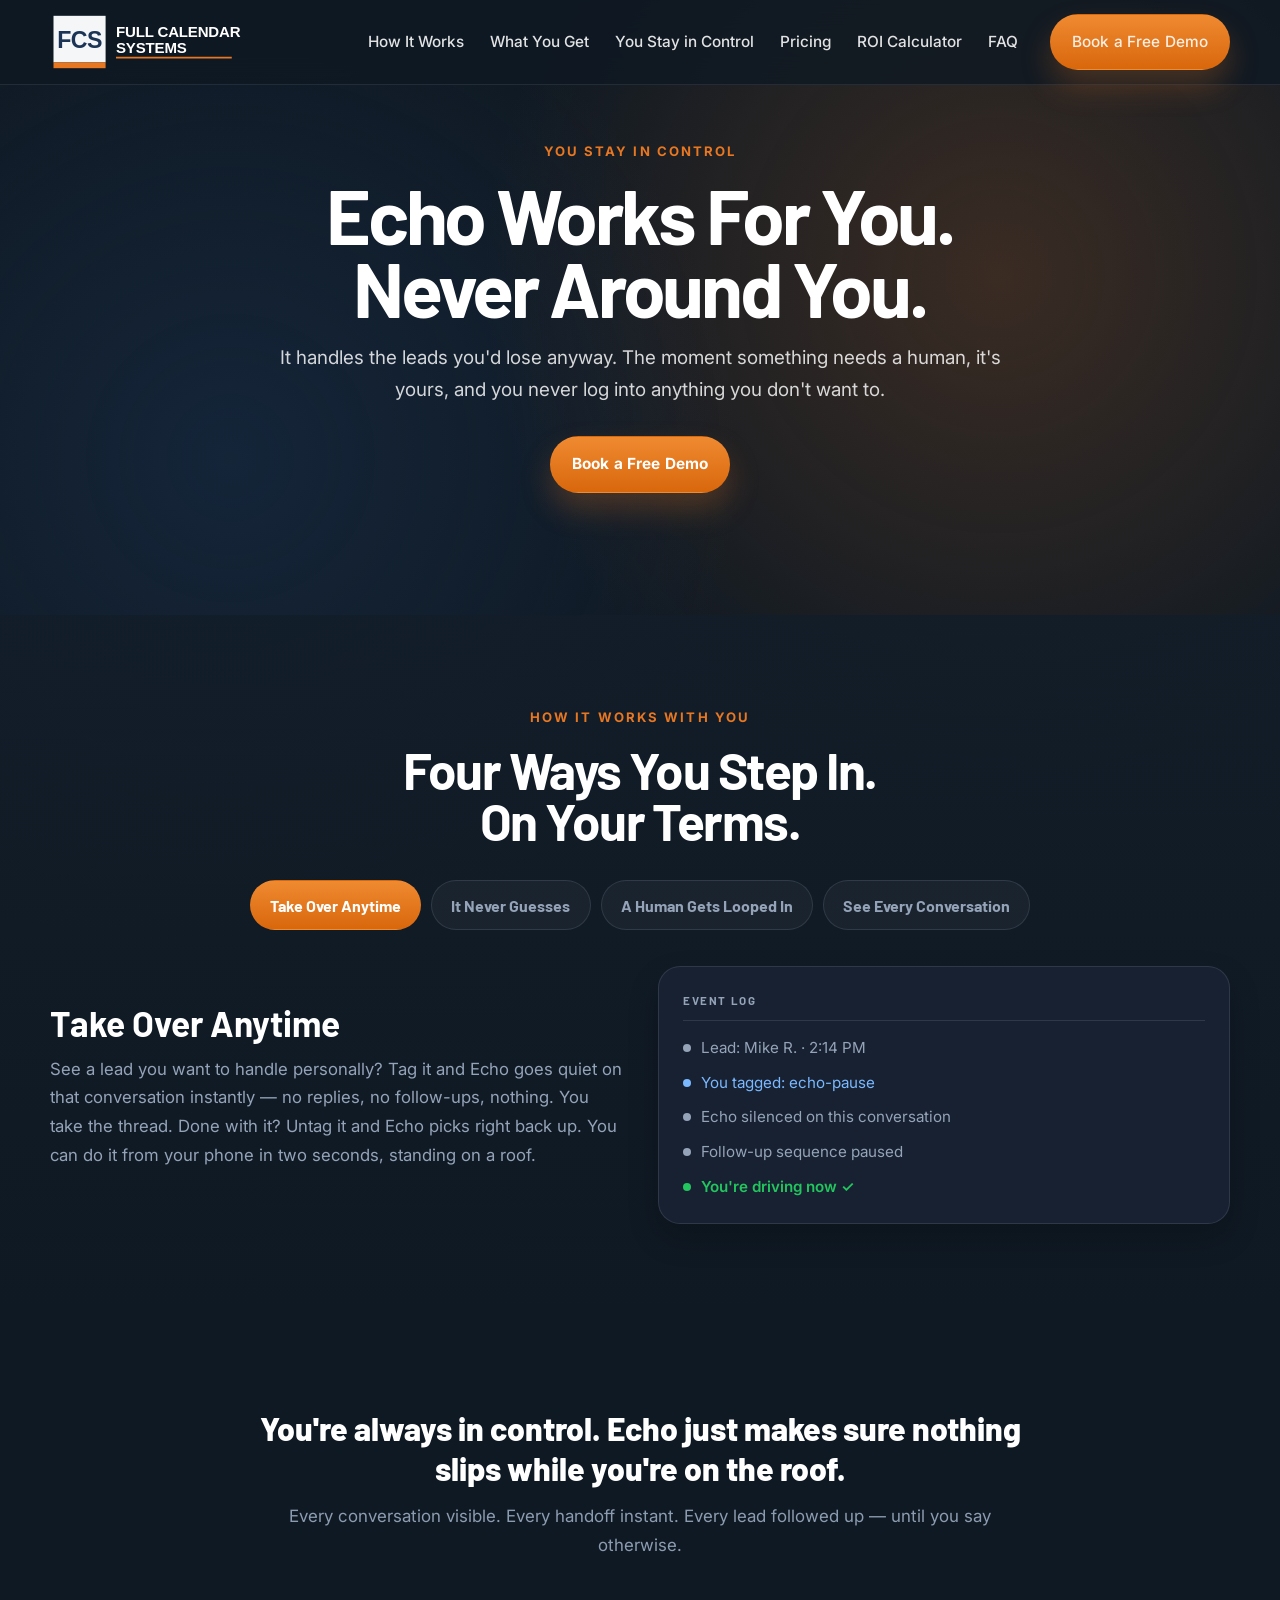
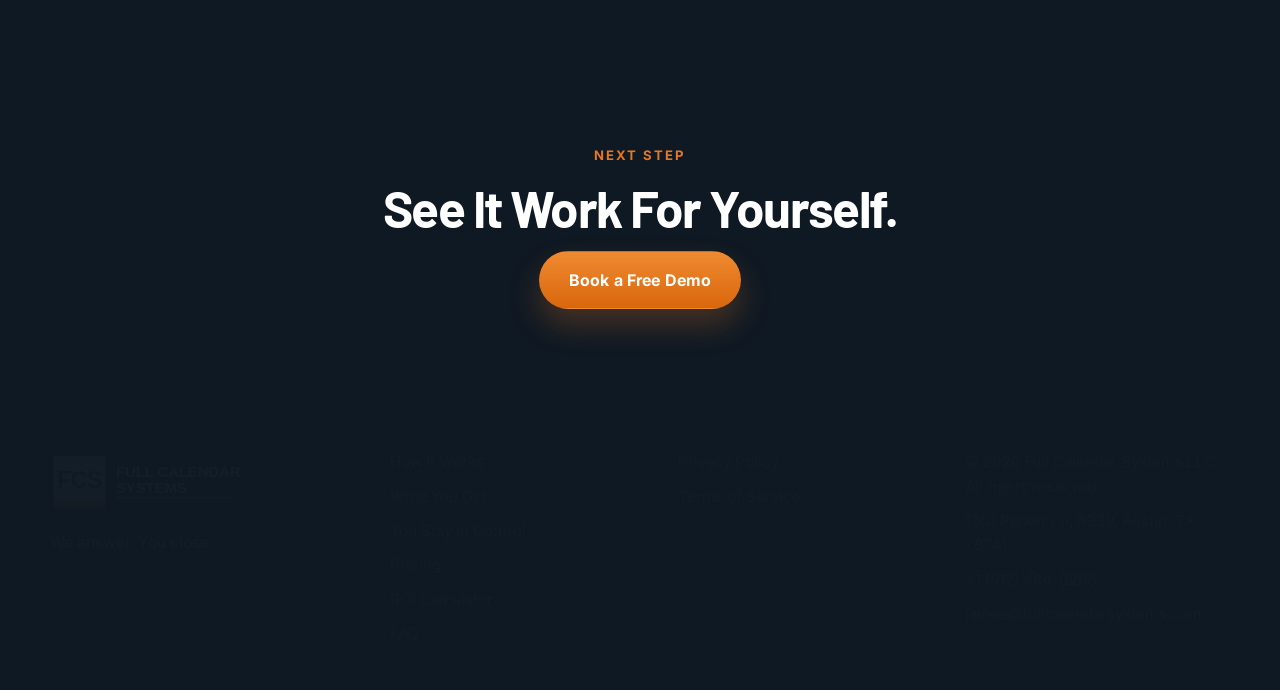
<file: stay-in-control.html>
<!DOCTYPE html>
<html lang="en">
<head>
  <meta charset="UTF-8">
  <meta name="viewport" content="width=device-width, initial-scale=1.0">
  <title>You Stay in Control | Full Calendar Systems</title>
  <meta name="description" content="You stay in control. Echo handles the leads you'd lose anyway, and the moment something needs a human, it's yours.">
  <link rel="canonical" href="https://fullcalendarsystems.com/stay-in-control.html">

  <!-- Favicon -->
  <link rel="icon" type="image/png" sizes="32x32" href="favicon-32.png">
  <link rel="apple-touch-icon" sizes="180x180" href="apple-touch-icon.png">

  <!-- Open Graph / Facebook -->
  <meta property="og:type" content="website">
  <meta property="og:title" content="You Stay in Control | Full Calendar Systems">
  <meta property="og:description" content="Echo handles the leads you'd lose anyway. The moment something needs a human, it's yours. Take over any conversation in two seconds, from your phone.">
  <meta property="og:image" content="https://fullcalendarsystems.com/og-image.png">
  <meta property="og:url" content="https://fullcalendarsystems.com/stay-in-control.html">
  <meta property="og:site_name" content="Full Calendar Systems">

  <!-- Twitter Card -->
  <meta name="twitter:card" content="summary_large_image">
  <meta name="twitter:title" content="You Stay in Control | Full Calendar Systems">
  <meta name="twitter:description" content="Echo handles the leads you'd lose anyway. The moment something needs a human, it's yours.">
  <meta name="twitter:image" content="https://fullcalendarsystems.com/og-image.png">

  <link rel="preconnect" href="https://fonts.googleapis.com">
  <link rel="preconnect" href="https://fonts.gstatic.com" crossorigin>
  <script>document.documentElement.classList.add("js");</script>
  <link href="https://fonts.googleapis.com/css2?family=Barlow:wght@700;800;900&family=Inter:wght@400;500;600&display=swap" rel="stylesheet">
  <link rel="stylesheet" href="styles.css">
</head>
<body class="page-control">
  <div class="site-shell">
    <header class="site-header" id="top">
      <div class="container nav-bar">
        <a class="brand" href="index.html" aria-label="Full Calendar Systems home">
          <img src="FCS_Block_Dark.svg" alt="Full Calendar Systems" class="brand-mark">
        </a>
        <button class="menu-toggle" type="button" aria-expanded="false" aria-controls="site-nav" data-menu-toggle>
          <span></span><span></span><span></span>
          <span class="sr-only">Toggle navigation</span>
        </button>
        <nav class="site-nav" id="site-nav" data-site-nav>
          <a href="index.html#how-it-works">How It Works</a>
          <a href="index.html#what-you-get">What You Get</a>
          <a href="#top" aria-current="page">You Stay in Control</a>
          <a href="index.html#pricing">Pricing</a>
          <a href="roi-calculator.html">ROI Calculator</a>
          <a href="index.html#faq">FAQ</a>
          <a class="btn btn-primary nav-cta" href="https://api.leadconnectorhq.com/widget/booking/mLNB1w6cOmezTKSYCTDc">Book a Free Demo</a>
        </nav>
      </div>
    </header>
    <main>
      <section class="hero section-dark">
        <div class="hero-bg"></div>
        <div class="container">
          <div class="section-heading narrow reveal">
            <p class="eyebrow">YOU STAY IN CONTROL</p>
            <h1>Echo Works For You. Never Around You.</h1>
            <p class="hero-subhead">It handles the leads you'd lose anyway. The moment something needs a human, it's yours, and you never log into anything you don't want to.</p>
            <a class="btn btn-primary" href="https://api.leadconnectorhq.com/widget/booking/mLNB1w6cOmezTKSYCTDc">Book a Free Demo</a>
          </div>
        </div>
      </section>

      <section class="section section-surface" id="control-tabs">
        <div class="container">
          <div class="section-heading reveal">
            <p class="eyebrow">HOW IT WORKS WITH YOU</p>
            <h2>Four Ways You Step&nbsp;In. On Your Terms.</h2>
          </div>

          <div class="control-tablist" role="tablist" aria-label="Four ways you step in">
            <button class="control-tab" role="tab" id="tab-1" aria-controls="panel-1" aria-selected="true" tabindex="0">Take Over Anytime</button>
            <button class="control-tab" role="tab" id="tab-2" aria-controls="panel-2" aria-selected="false" tabindex="-1">It Never Guesses</button>
            <button class="control-tab" role="tab" id="tab-3" aria-controls="panel-3" aria-selected="false" tabindex="-1">A Human Gets Looped In</button>
            <button class="control-tab" role="tab" id="tab-4" aria-controls="panel-4" aria-selected="false" tabindex="-1">See Every Conversation</button>
          </div>

          <div class="control-panel" role="tabpanel" id="panel-1" aria-labelledby="tab-1" tabindex="0">
            <div class="control-copy">
              <h3>Take Over Anytime</h3>
              <p>See a lead you want to handle personally? Tag it and Echo goes quiet on that conversation instantly — no replies, no follow-ups, nothing. You take the thread. Done with it? Untag it and Echo picks right back up. You can do it from your phone in two seconds, standing on a roof.</p>
            </div>
            <div class="control-eventcard">
              <div class="ec-head">Event Log</div>
              <div class="ec-row"><span class="ec-dot"></span><span class="ec-text">Lead: Mike R. · 2:14 PM</span></div>
              <div class="ec-row ec-data"><span class="ec-dot"></span><span class="ec-text">You tagged: echo-pause</span></div>
              <div class="ec-row"><span class="ec-dot"></span><span class="ec-text">Echo silenced on this conversation</span></div>
              <div class="ec-row"><span class="ec-dot"></span><span class="ec-text">Follow-up sequence paused</span></div>
              <div class="ec-row ec-done"><span class="ec-dot"></span><span class="ec-text">You're driving now ✓</span></div>
            </div>
          </div>

          <div class="control-panel" role="tabpanel" id="panel-2" aria-labelledby="tab-2" tabindex="0" hidden>
            <div class="control-copy">
              <h3>It Never Guesses</h3>
              <p>Echo knows what it doesn't know. The second a lead asks something only you can answer — a question about their specific bid, a complaint, anything legal — Echo stops, hands it to you, and tells the homeowner you'll follow up. It will never make something up to fill the silence.</p>
            </div>
            <div class="control-eventcard">
              <div class="ec-head">Event Log</div>
              <div class="ec-row"><span class="ec-dot"></span><span class="ec-text">Lead asks: "Why was my quote higher than my neighbor's?"</span></div>
              <div class="ec-row ec-data"><span class="ec-dot"></span><span class="ec-text">Echo flagged: estimate-specific question</span></div>
              <div class="ec-row ec-alert"><span class="ec-dot"></span><span class="ec-text">You notified ⚡</span></div>
              <div class="ec-row"><span class="ec-dot"></span><span class="ec-text">Homeowner told: "Great question — getting Chris to follow up"</span></div>
              <div class="ec-row ec-done"><span class="ec-dot"></span><span class="ec-text">0 wrong answers given ✓</span></div>
            </div>
          </div>

          <div class="control-panel" role="tabpanel" id="panel-3" aria-labelledby="tab-3" tabindex="0" hidden>
            <div class="control-copy">
              <h3>You're Alerted the Moment It's Urgent</h3>
              <p>Active leak at 11 PM. A lead asking for you by name. A Spanish-speaking homeowner who needs a bilingual estimator. Echo keeps the conversation moving AND pings you the instant a human should know — so nothing urgent ever sits in a queue till morning.</p>
            </div>
            <div class="control-eventcard">
              <div class="ec-head">Event Log</div>
              <div class="ec-row"><span class="ec-dot"></span><span class="ec-text">9:48 PM · Lead: "water coming through my ceiling"</span></div>
              <div class="ec-row ec-data"><span class="ec-dot"></span><span class="ec-text">Echo booked earliest slot</span></div>
              <div class="ec-row ec-alert"><span class="ec-dot"></span><span class="ec-text">⚡ You alerted: active water intrusion</span></div>
              <div class="ec-row ec-done"><span class="ec-dot"></span><span class="ec-text">Lead reassured, you're looped in ✓</span></div>
            </div>
          </div>

          <div class="control-panel" role="tabpanel" id="panel-4" aria-labelledby="tab-4" tabindex="0" hidden>
            <div class="control-copy">
              <h3>See Every Conversation</h3>
              <p>Every text, every booking, every note — all in one place, visible to you anytime. You get your own login. Jump into any conversation, leave a note, or take a lead off Echo's list. You're always in the loop, never buried in it.</p>
            </div>
            <div class="control-eventcard">
              <div class="ec-head">Event Log</div>
              <div class="ec-row ec-data"><span class="ec-dot"></span><span class="ec-text">Your dashboard · 47 conversations</span></div>
              <div class="ec-row"><span class="ec-dot"></span><span class="ec-text">Mike R. — booked Thu 10 AM</span></div>
              <div class="ec-row"><span class="ec-dot"></span><span class="ec-text">Sarah L. — you're handling</span></div>
              <div class="ec-row ec-done"><span class="ec-dot"></span><span class="ec-text">Full history, always visible ✓</span></div>
            </div>
          </div>
        </div>
      </section>

      <section class="section section-dark control-reassure">
        <div class="container narrow" style="text-align:center">
          <p class="control-reassure-line">You're always in control. Echo just makes sure nothing slips while you're on the roof.</p>
          <p class="section-subhead">Every conversation visible. Every handoff instant. Every lead followed up — until you say otherwise.</p>
        </div>
      </section>

      <section class="section section-dark final-cta">
        <div class="container narrow final-cta-inner">
          <div class="section-heading reveal">
            <p class="eyebrow">Next step</p>
            <h2>See It Work For Yourself.</h2>
          </div>
          <a class="btn btn-primary btn-xl reveal" href="https://api.leadconnectorhq.com/widget/booking/mLNB1w6cOmezTKSYCTDc">Book a Free Demo</a>
        </div>
      </section>
    </main>

    <footer class="site-footer">
      <div class="container footer-grid">
        <div class="footer-brand">
          <img src="FCS_Block_Dark.svg" alt="Full Calendar Systems" class="brand-mark">
          <p>We answer. You close.</p>
        </div>
        <div class="footer-links">
          <a href="index.html#how-it-works">How It Works</a>
          <a href="index.html#what-you-get">What You Get</a>
          <a href="stay-in-control.html">You Stay in Control</a>
          <a href="index.html#pricing">Pricing</a>
          <a href="roi-calculator.html">ROI Calculator</a>
          <a href="index.html#faq">FAQ</a>
        </div>
        <div class="footer-links">
          <a href="privacy-policy.html">Privacy Policy</a>
          <a href="terms.html">Terms of Service</a>
        </div>
        <div class="footer-meta">
          <p>© 2026 Full Calendar Systems LLC. All rights reserved.</p>
          <p>1301 Parker Ln, #339, Austin, TX 78741</p>
          <a href="tel:+15124840268">+1 (512) 484-0268</a>
          <a href="mailto:james@fullcalendarsystems.com">james@fullcalendarsystems.com</a>
        </div>
      </div>
    </footer>
  </div>
  <script src="script.js"></script>
  <script>
    const tablist = document.querySelector('[role="tablist"]');
    if (tablist) {
      const tabs = Array.from(tablist.querySelectorAll('[role="tab"]'));
      const panels = tabs.map((tab) => document.getElementById(tab.getAttribute('aria-controls')));
      const motionQuery = window.matchMedia('(prefers-reduced-motion: reduce)');
      const pendingTimers = new WeakMap();

      function animateEventCard(panel) {
        const card = panel.querySelector('.control-eventcard');
        if (!card) return;

        (pendingTimers.get(card) || []).forEach((id) => window.clearTimeout(id));
        const rows = Array.from(card.querySelectorAll('.ec-row'));
        rows.forEach((row) => row.classList.remove('is-on'));

        if (motionQuery.matches) {
          rows.forEach((row) => row.classList.add('is-on'));
          return;
        }

        const timers = rows.map((row, index) =>
          window.setTimeout(() => {
            row.classList.add('is-on');
          }, index * 120)
        );
        pendingTimers.set(card, timers);
      }

      function activateTab(tab, focus) {
        tabs.forEach((item, index) => {
          const isActive = item === tab;
          item.setAttribute('aria-selected', isActive ? 'true' : 'false');
          item.setAttribute('tabindex', isActive ? '0' : '-1');
          panels[index].hidden = !isActive;
        });

        if (focus) tab.focus();
        animateEventCard(document.getElementById(tab.getAttribute('aria-controls')));
      }

      tabs.forEach((tab) => {
        tab.addEventListener('click', () => activateTab(tab, true));
      });

      tablist.addEventListener('keydown', (event) => {
        const currentIndex = tabs.indexOf(document.activeElement);
        let nextIndex = currentIndex;

        if (event.key === 'ArrowRight') {
          nextIndex = (currentIndex + 1) % tabs.length;
        } else if (event.key === 'ArrowLeft') {
          nextIndex = (currentIndex - 1 + tabs.length) % tabs.length;
        } else if (event.key === 'Home') {
          nextIndex = 0;
        } else if (event.key === 'End') {
          nextIndex = tabs.length - 1;
        } else {
          return;
        }

        event.preventDefault();
        activateTab(tabs[nextIndex], true);
      });

      // Play the first event log when the section scrolls into view, not at page load
      const firstPanel = document.getElementById('panel-1');
      const section = document.getElementById('control-tabs');
      if ('IntersectionObserver' in window && section) {
        const observer = new IntersectionObserver((entries) => {
          if (entries.some((entry) => entry.isIntersecting)) {
            animateEventCard(firstPanel);
            observer.disconnect();
          }
        }, { threshold: 0.25 });
        observer.observe(section);
      } else {
        animateEventCard(firstPanel);
      }
    }
  </script>
</body>
</html>
</file>
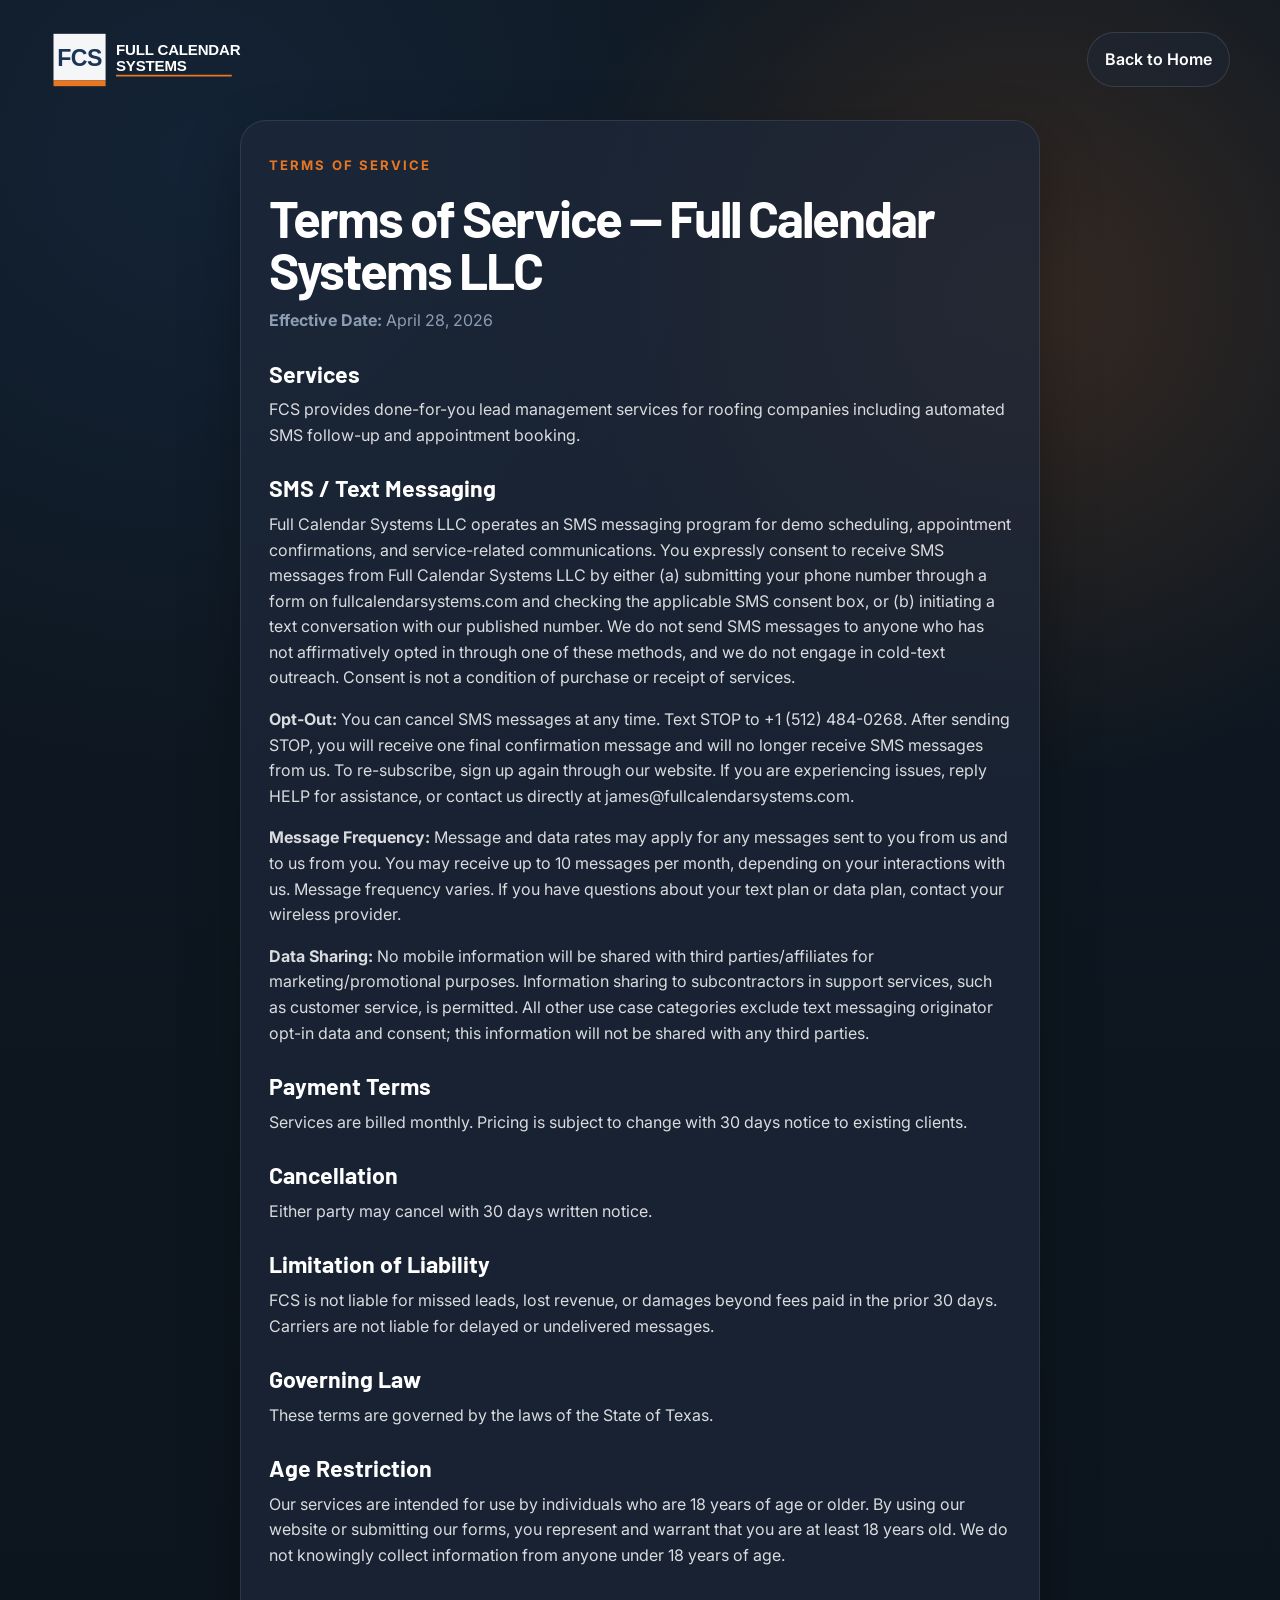
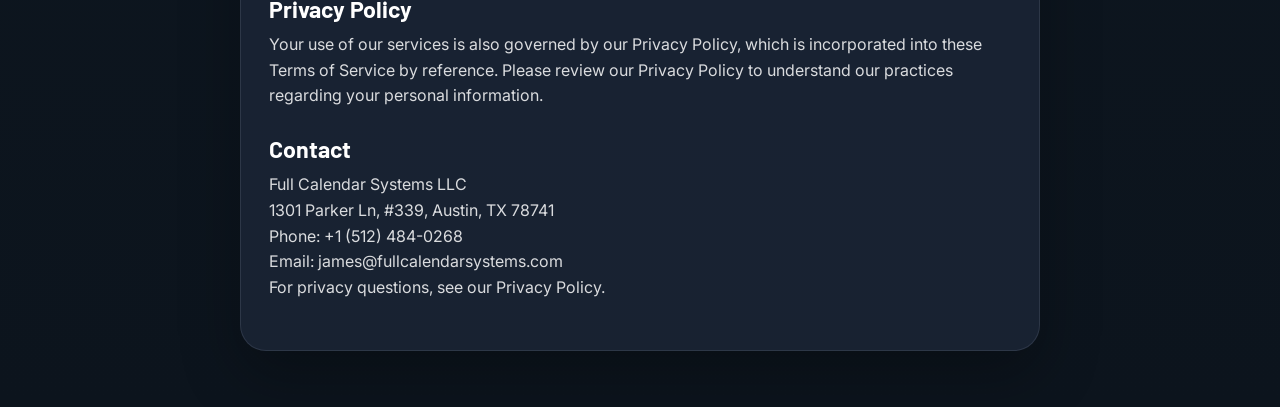
<file: terms.html>
<!DOCTYPE html>
<html lang="en">
<head>
  <meta charset="UTF-8">
  <meta name="viewport" content="width=device-width, initial-scale=1.0">
  <meta name="description" content="Terms of Service for Full Calendar Systems LLC.">
  <title>Terms of Service | Full Calendar Systems LLC</title>
  <link rel="icon" type="image/png" sizes="32x32" href="favicon-32.png">
  <link rel="apple-touch-icon" sizes="180x180" href="apple-touch-icon.png">
  <link rel="preconnect" href="https://fonts.googleapis.com">
  <link rel="preconnect" href="https://fonts.gstatic.com" crossorigin>
  <link href="https://fonts.googleapis.com/css2?family=Barlow:wght@700;800;900&family=Inter:wght@400;500;600&display=swap" rel="stylesheet">
  <link rel="stylesheet" href="styles.css">
</head>
<body class="legal-page">
  <div class="legal-shell">
    <div class="container">
      <div class="legal-top">
        <a class="brand" href="index.html" aria-label="Full Calendar Systems home">
          <img src="FCS_Block_Dark.svg" alt="Full Calendar Systems" class="brand-mark">
        </a>
        <a class="legal-home" href="index.html">Back to Home</a>
      </div>
    </div>

    <main class="legal-content">
      <p class="eyebrow">Terms of Service</p>
      <h1>Terms of Service — Full Calendar Systems LLC</h1>
      <p class="effective-date"><strong>Effective Date:</strong> April 28, 2026</p>

      <section class="legal-section">
        <h2>Services</h2>
        <p>FCS provides done-for-you lead management services for roofing companies including automated SMS follow-up and appointment booking.</p>
      </section>

      <section class="legal-section">
        <h2>SMS / Text Messaging</h2>
        <p>Full Calendar Systems LLC operates an SMS messaging program for demo scheduling, appointment confirmations, and service-related communications. You expressly consent to receive SMS messages from Full Calendar Systems LLC by either (a) submitting your phone number through a form on fullcalendarsystems.com and checking the applicable SMS consent box, or (b) initiating a text conversation with our published number. We do not send SMS messages to anyone who has not affirmatively opted in through one of these methods, and we do not engage in cold-text outreach. Consent is not a condition of purchase or receipt of services.</p>
        <p><strong>Opt-Out:</strong> You can cancel SMS messages at any time. Text STOP to +1 (512) 484-0268. After sending STOP, you will receive one final confirmation message and will no longer receive SMS messages from us. To re-subscribe, sign up again through our website. If you are experiencing issues, reply HELP for assistance, or contact us directly at james@fullcalendarsystems.com.</p>
        <p><strong>Message Frequency:</strong> Message and data rates may apply for any messages sent to you from us and to us from you. You may receive up to 10 messages per month, depending on your interactions with us. Message frequency varies. If you have questions about your text plan or data plan, contact your wireless provider.</p>
        <p><strong>Data Sharing:</strong> No mobile information will be shared with third parties/affiliates for marketing/promotional purposes. Information sharing to subcontractors in support services, such as customer service, is permitted. All other use case categories exclude text messaging originator opt-in data and consent; this information will not be shared with any third parties.</p>
      </section>

      <section class="legal-section">
        <h2>Payment Terms</h2>
        <p>Services are billed monthly. Pricing is subject to change with 30 days notice to existing clients.</p>
      </section>

      <section class="legal-section">
        <h2>Cancellation</h2>
        <p>Either party may cancel with 30 days written notice.</p>
      </section>

      <section class="legal-section">
        <h2>Limitation of Liability</h2>
        <p>FCS is not liable for missed leads, lost revenue, or damages beyond fees paid in the prior 30 days. Carriers are not liable for delayed or undelivered messages.</p>
      </section>

      <section class="legal-section">
        <h2>Governing Law</h2>
        <p>These terms are governed by the laws of the State of Texas.</p>
      </section>

      <section class="legal-section">
        <h2>Age Restriction</h2>
        <p>Our services are intended for use by individuals who are 18 years of age or older. By using our website or submitting our forms, you represent and warrant that you are at least 18 years old. We do not knowingly collect information from anyone under 18 years of age.</p>
      </section>

      <section class="legal-section">
        <h2>Privacy Policy</h2>
        <p>Your use of our services is also governed by our <a href="privacy-policy.html">Privacy Policy</a>, which is incorporated into these Terms of Service by reference. Please review our Privacy Policy to understand our practices regarding your personal information.</p>
      </section>

      <section class="legal-section">
        <h2>Contact</h2>
        <p>Full Calendar Systems LLC<br>
        1301 Parker Ln, #339, Austin, TX 78741<br>
        Phone: <a href="tel:+15124840268">+1 (512) 484-0268</a><br>
        Email: <a href="mailto:james@fullcalendarsystems.com">james@fullcalendarsystems.com</a><br>
        For privacy questions, see our <a href="privacy-policy.html">Privacy Policy</a>.</p>
      </section>
    </main>
  </div>
</body>
</html>
</file>
<file: styles.css>
:root {
  --bg: #0f1923;
  --bg-2: #111c29;
  --surface: #1e293b;
  --surface-2: #172131;
  --primary: #1c3557;
  --accent: #e87722;
  --white: #ffffff;
  --muted: #94a3b8;
  --success: #22c55e;
  --line: rgba(148, 163, 184, 0.18);
  --shadow: 0 24px 60px rgba(0, 0, 0, 0.28);
  --shadow-soft: 0 14px 30px rgba(0, 0, 0, 0.22);
  --radius-xl: 28px;
  --radius-lg: 22px;
  --radius-md: 16px;
  --container: 1180px;
}

* {
  box-sizing: border-box;
}

html {
  scroll-behavior: smooth;
}

body {
  margin: 0;
  background:
    radial-gradient(circle at 15% 10%, rgba(28, 53, 87, 0.35), transparent 32%),
    radial-gradient(circle at 82% 14%, rgba(232, 119, 34, 0.18), transparent 24%),
    linear-gradient(180deg, #0c1520 0%, #0f1923 42%, #0f1923 100%);
  color: var(--white);
  font-family: "Inter", system-ui, -apple-system, BlinkMacSystemFont, "Segoe UI", sans-serif;
  line-height: 1.6;
  text-rendering: optimizeLegibility;
}

img {
  max-width: 100%;
  display: block;
}

a {
  color: inherit;
  text-decoration: none;
}

a:hover {
  color: inherit;
}

button,
input,
select,
textarea {
  font: inherit;
}

button {
  cursor: pointer;
}

.sr-only {
  position: absolute;
  width: 1px;
  height: 1px;
  padding: 0;
  margin: -1px;
  overflow: hidden;
  clip: rect(0, 0, 0, 0);
  white-space: nowrap;
  border: 0;
}

.site-shell {
  position: relative;
  overflow: clip;
}

.container {
  width: min(var(--container), calc(100% - 32px));
  margin: 0 auto;
}

.narrow {
  width: min(800px, calc(100% - 32px));
}

.site-header {
  position: sticky;
  top: 0;
  z-index: 60;
  border-bottom: 1px solid rgba(148, 163, 184, 0.14);
  background: rgba(15, 25, 35, 0.82);
  backdrop-filter: blur(16px);
}

.nav-bar {
  min-height: 84px;
  display: flex;
  align-items: center;
  gap: 20px;
}

.brand {
  display: inline-flex;
  align-items: center;
  min-height: 44px;
  flex: 0 0 auto;
}

.brand-mark {
  width: 220px;
  height: auto;
}

.site-nav {
  margin-left: auto;
  display: flex;
  align-items: center;
  gap: 26px;
}

.site-nav a {
  color: rgba(255, 255, 255, 0.88);
  font-size: 0.96rem;
  font-weight: 500;
  transition: color 180ms ease, opacity 180ms ease, transform 180ms ease;
}

.site-nav a:hover,
.site-nav a:focus-visible {
  color: var(--accent);
}

.nav-cta {
  margin-left: 6px;
}

.menu-toggle {
  display: none;
  margin-left: auto;
  width: 48px;
  height: 48px;
  align-items: center;
  justify-content: center;
  gap: 5px;
  flex-direction: column;
  border: 1px solid rgba(148, 163, 184, 0.2);
  border-radius: 14px;
  background: rgba(30, 41, 59, 0.5);
  color: var(--white);
  padding: 0;
}

.menu-toggle span:not(.sr-only) {
  width: 18px;
  height: 2px;
  border-radius: 999px;
  background: currentColor;
  display: block;
}

.section {
  position: relative;
  padding: 92px 0;
}

.section-dark {
  background: linear-gradient(180deg, rgba(15, 25, 35, 0.95), rgba(15, 25, 35, 0.98));
}

.section-surface {
  background: linear-gradient(180deg, rgba(18, 29, 41, 0.9), rgba(15, 25, 35, 0.96));
}

/* ── Light bands: tonal rhythm against the dark sections ── */
.section-light {
  background: linear-gradient(180deg, #f7f4ef 0%, #f1ece4 100%);
  color: #16202c;
}

.section-light h2,
.section-light h3 {
  color: #16202c;
}

.section-light .section-subhead {
  color: rgba(22, 32, 44, 0.72);
}

.section-light .faq-item {
  background: #ffffff;
  border-color: rgba(22, 32, 44, 0.1);
  box-shadow: 0 12px 28px rgba(22, 32, 44, 0.08);
}

.section-light .faq-trigger {
  color: #16202c;
}

.section-light .faq-panel p {
  color: rgba(22, 32, 44, 0.78);
}

/* ── Day Without / Day With ── */
.day-compare-grid {
  display: grid;
  grid-template-columns: repeat(2, minmax(0, 1fr));
  gap: 22px;
  max-width: 1000px;
  margin: 0 auto;
}

.day-col {
  border-radius: var(--radius-lg);
  padding: 30px;
}

.day-without {
  background: #ffffff;
  border: 1px solid rgba(198, 40, 40, 0.2);
  box-shadow: 0 12px 28px rgba(22, 32, 44, 0.07);
}

.day-with {
  background: linear-gradient(180deg, #16202c, #1b2838);
  border: 1px solid rgba(34, 197, 94, 0.4);
  box-shadow: 0 18px 40px rgba(22, 32, 44, 0.22);
}

.day-col h3 {
  font-family: "Barlow", sans-serif;
  font-size: 1.25rem;
  font-weight: 800;
  letter-spacing: -0.01em;
  margin: 0 0 18px;
}

.day-without h3 {
  color: #c62828;
}

.day-with h3,
.section-light .day-with h3 {
  color: #22c55e;
}

.section-light .day-with li {
  color: rgba(255, 255, 255, 0.92);
}

.day-col ul {
  list-style: none;
  margin: 0;
  padding: 0;
  display: grid;
  gap: 13px;
}

.day-col li {
  padding-left: 28px;
  position: relative;
  line-height: 1.55;
}

.day-col li::before {
  position: absolute;
  left: 0;
  font-weight: 800;
}

.day-without li::before {
  content: "✗";
  color: #c62828;
}

.day-with li::before {
  content: "✓";
  color: #22c55e;
}

.hero {
  padding: 56px 0 88px;
}

.hero-bg {
  position: absolute;
  inset: 0;
  pointer-events: none;
  background:
    radial-gradient(circle at 18% 20%, rgba(28, 53, 87, 0.42), transparent 24%),
    radial-gradient(circle at 78% 12%, rgba(232, 119, 34, 0.2), transparent 23%),
    linear-gradient(180deg, rgba(15, 25, 35, 0.98), rgba(15, 25, 35, 0.98));
  opacity: 1;
}

.hero-grid {
  position: relative;
  display: grid;
  grid-template-columns: 1fr 1fr;
  gap: 32px;
  align-items: center;
  max-width: 1100px;
  margin: 0 auto;
  text-align: left;
}

.hero-copy {
  position: relative;
  z-index: 1;
  text-align: left;
  display: flex;
  flex-direction: column;
  align-items: flex-start;
}

.eyebrow {
  margin: 0 0 16px;
  color: var(--accent);
  text-transform: uppercase;
  letter-spacing: 0.16em;
  font-size: 0.82rem;
  font-weight: 700;
}

h1,
h2,
h3,
.brand,
.badge,
.step-number {
  font-family: "Barlow", "Inter", system-ui, sans-serif;
}

h1,
h2,
h3,
p {
  margin-top: 0;
}

h1 {
  margin-bottom: 18px;
  font-size: clamp(3rem, 6vw, 5.35rem);
  line-height: 0.95;
  letter-spacing: -0.04em;
  max-width: 100%;
}

.hero-subhead {
  max-width: 46rem;
  margin-left: auto;
  margin-right: auto;
  color: rgba(255, 255, 255, 0.82);
  font-size: clamp(1.02rem, 2vw, 1.18rem);
  line-height: 1.7;
  margin-bottom: 30px;
}

.imessage-strip {
  display: inline-flex;
  align-items: center;
  gap: 10px;
  margin-bottom: 22px;
  padding: 12px 22px;
  border-radius: 999px;
  background: linear-gradient(135deg, rgba(0, 122, 255, 0.18), rgba(0, 122, 255, 0.08));
  border: 1px solid rgba(0, 122, 255, 0.38);
  color: rgba(255, 255, 255, 0.92);
  font-size: 0.95rem;
  line-height: 1.45;
  text-align: left;
  max-width: 680px;
}

.imessage-strip strong {
  color: #7ab8ff;
}

.imessage-icon {
  font-size: 1.4rem;
  flex-shrink: 0;
}

/* ── iMessage Differentiator Section ── */
.section-imessage {
  background: linear-gradient(135deg, #06101c 0%, #091524 50%, #0a1928 100%);
  border-top: 1px solid rgba(0, 122, 255, 0.15);
  border-bottom: 1px solid rgba(0, 122, 255, 0.15);
  overflow: hidden;
}

.imessage-diff-grid {
  display: grid;
  grid-template-columns: 1fr;
  gap: 64px;
  align-items: center;
  text-align: center;
  max-width: 760px;
  margin: 0 auto;
}

.imessage-diff-copy .eyebrow {
  color: #7ab8ff;
}

.imessage-diff-copy h2 {
  font-size: clamp(2rem, 3.5vw, 3rem);
  line-height: 1.05;
  letter-spacing: -0.03em;
  margin-bottom: 18px;
}

.imessage-diff-copy p {
  color: rgba(255,255,255,0.78);
  font-size: 1.08rem;
  line-height: 1.75;
  margin-bottom: 28px;
}

.imessage-stat-row {
  display: flex;
  gap: 32px;
  margin-top: 10px;
  justify-content: center;
}

.imessage-stat {
  display: flex;
  flex-direction: column;
}

.imessage-stat strong {
  font-family: "Barlow", sans-serif;
  font-size: 2.6rem;
  font-weight: 900;
  color: #7ab8ff;
  line-height: 1;
  letter-spacing: -0.03em;
}

.imessage-stat span {
  font-size: 0.85rem;
  color: var(--muted);
  margin-top: 4px;
  line-height: 1.4;
}

/* Phone mockup */
.hero-phone-wrap {
  position: relative;
  display: flex;
  justify-content: center;
  align-items: center;
}

.phone-mockup {
  display: flex;
  justify-content: center;
  align-items: center;
}

.phone-shell {
  width: 280px;
  background: #1c1c1e;
  border-radius: 44px;
  padding: 16px 12px;
  box-shadow:
    0 0 0 10px #2c2c2e,
    0 0 0 12px #3a3a3c,
    0 40px 80px rgba(0,0,0,0.6),
    0 0 60px rgba(0, 122, 255, 0.12);
  position: relative;
}

.phone-notch {
  width: 100px;
  height: 28px;
  background: #1c1c1e;
  border-radius: 0 0 18px 18px;
  margin: 0 auto 8px;
  position: relative;
  z-index: 2;
}

.phone-screen {
  background: #000;
  border-radius: 30px;
  overflow: hidden;
  min-height: 420px;
  display: flex;
  flex-direction: column;
}

.phone-status-bar {
  display: flex;
  justify-content: space-between;
  align-items: center;
  padding: 8px 16px 4px;
  font-size: 0.65rem;
  color: #fff;
  font-weight: 600;
}

.phone-contact-bar {
  display: flex;
  flex-direction: column;
  align-items: center;
  padding: 6px 0 10px;
  border-bottom: 1px solid rgba(255,255,255,0.08);
}

.phone-avatar {
  width: 40px;
  height: 40px;
  border-radius: 50%;
  background: linear-gradient(135deg, #4a90d9, #1c6fc5);
  display: flex;
  align-items: center;
  justify-content: center;
  font-size: 1.1rem;
  margin-bottom: 4px;
}

.phone-contact-name {
  font-size: 0.7rem;
  color: #fff;
  font-weight: 600;
}

.phone-contact-sub {
  font-size: 0.6rem;
  color: rgba(255,255,255,0.45);
}

.phone-messages {
  flex: 1;
  padding: 12px 10px;
  display: flex;
  flex-direction: column;
  gap: 8px;
  overflow: hidden;
}

.hero-phone-wrap .hero-msg,
.hero-phone-wrap .hero-typing,
.hero-phone-wrap .hero-read,
.hero-phone-wrap .msg-time {
  opacity: 0;
  transform: translateY(10px);
  transition: opacity 240ms ease, transform 240ms ease;
}

.hero-phone-wrap .is-visible {
  opacity: 1;
  transform: translateY(0);
}

.msg {
  max-width: 82%;
  padding: 9px 13px;
  border-radius: 18px;
  font-size: 0.72rem;
  line-height: 1.45;
  color: #fff;
}

.msg-in {
  align-self: flex-start;
  background: #3a3a3c;
  border-bottom-left-radius: 4px;
}

.msg-out {
  align-self: flex-end;
  background: #007aff;
  border-bottom-right-radius: 4px;
}

.msg-time {
  font-size: 0.6rem;
  color: rgba(255,255,255,0.38);
  text-align: right;
  padding-right: 4px;
  margin-top: -4px;
}

.msg-read {
  font-size: 0.6rem;
  color: #007aff;
  text-align: right;
  padding-right: 4px;
  display: flex;
  align-items: center;
  justify-content: flex-end;
  gap: 3px;
}

.typing-dots {
  display: flex;
  align-items: center;
  gap: 4px;
  padding: 10px 14px;
  background: #3a3a3c;
  border-radius: 18px;
  border-bottom-left-radius: 4px;
  align-self: flex-start;
  width: fit-content;
}

.typing-dots span {
  width: 7px;
  height: 7px;
  border-radius: 50%;
  background: rgba(255,255,255,0.5);
  animation: typing-bounce 1.2s ease-in-out infinite;
}

.typing-dots span:nth-child(2) { animation-delay: 0.2s; }
.typing-dots span:nth-child(3) { animation-delay: 0.4s; }

@keyframes typing-bounce {
  0%, 60%, 100% { transform: translateY(0); opacity: 0.5; }
  30% { transform: translateY(-5px); opacity: 1; }
}

.phone-input-bar {
  display: flex;
  align-items: center;
  gap: 8px;
  padding: 8px 10px 12px;
  border-top: 1px solid rgba(255,255,255,0.08);
}

.phone-input-field {
  flex: 1;
  background: #2c2c2e;
  border-radius: 18px;
  height: 32px;
  border: 1px solid rgba(255,255,255,0.1);
}

.phone-send-btn {
  width: 30px;
  height: 30px;
  border-radius: 50%;
  background: #007aff;
  display: flex;
  align-items: center;
  justify-content: center;
  font-size: 0.8rem;
}

.hero-stat-card {
  position: absolute;
  bottom: -16px;
  left: -20px;
  background: rgba(30, 41, 59, 0.95);
  border: 1px solid rgba(34, 197, 94, 0.3);
  border-radius: 16px;
  padding: 14px 18px;
  backdrop-filter: blur(12px);
  box-shadow: 0 20px 40px rgba(0,0,0,0.4), 0 0 20px rgba(34, 197, 94, 0.08);
  min-width: 180px;
  z-index: 10;
}

.hero-stat-label {
  font-size: 0.72rem;
  color: rgba(148, 163, 184, 0.8);
  text-transform: uppercase;
  letter-spacing: 0.1em;
  margin-bottom: 4px;
}

.hero-stat-active {
  display: flex;
  align-items: center;
  gap: 6px;
  font-size: 0.72rem;
  font-weight: 700;
  color: #22c55e;
  text-transform: uppercase;
  letter-spacing: 0.1em;
  margin-bottom: 8px;
}

.pulse-dot {
  width: 7px;
  height: 7px;
  border-radius: 50%;
  background: #22c55e;
  animation: pulse-green 1.4s ease-in-out infinite;
  flex-shrink: 0;
}

@keyframes pulse-green {
  0%, 100% { opacity: 1; transform: scale(1); }
  50% { opacity: 0.5; transform: scale(0.8); }
}

.hero-stat-chart {
  width: 80px;
  height: 28px;
  display: block;
  margin-bottom: 8px;
}

.hero-stat-value {
  font-size: 0.8rem;
  color: rgba(255,255,255,0.75);
}

.hero-stat-value strong {
  color: #ffffff;
  font-family: "Barlow", sans-serif;
  font-size: 1rem;
}

.hero-actions {
  display: flex;
  flex-wrap: wrap;
  justify-content: flex-start;
  gap: 14px;
  margin-bottom: 18px;
}

/* Quiet third action under the two main CTAs (replaced the third pill button +
   trust chips — James 2026-06-12: less is more). */
.hero-calc-link {
  display: inline-block;
  color: rgba(255, 255, 255, 0.78);
  font-weight: 600;
  font-size: 0.96rem;
  padding-bottom: 2px;
  border-bottom: 1px solid rgba(232, 119, 34, 0.5);
  transition: color 180ms ease, border-color 180ms ease;
}

.hero-calc-link:hover,
.hero-calc-link:focus-visible {
  color: var(--white);
  border-color: var(--accent);
}

.btn {
  min-height: 48px;
  display: inline-flex;
  align-items: center;
  justify-content: center;
  gap: 8px;
  padding: 0.95rem 1.3rem;
  border-radius: 999px;
  border: 1px solid transparent;
  font-size: 0.96rem;
  font-weight: 700;
  letter-spacing: 0.01em;
  transition: transform 180ms ease, box-shadow 180ms ease, border-color 180ms ease, background-color 180ms ease, color 180ms ease;
  box-shadow: none;
}

.btn:hover,
.btn:focus-visible {
  transform: translateY(-1px);
}

.btn-primary {
  color: var(--white);
  background: linear-gradient(180deg, #ef8a31 0%, #d9670c 100%);
  box-shadow: 0 16px 30px rgba(232, 119, 34, 0.25);
}

.btn-primary:hover,
.btn-primary:focus-visible {
  box-shadow: 0 18px 34px rgba(232, 119, 34, 0.32);
}

.btn-secondary {
  color: var(--white);
  background: rgba(255, 255, 255, 0.02);
  border-color: rgba(255, 255, 255, 0.18);
}

.btn-secondary:hover,
.btn-secondary:focus-visible {
  border-color: rgba(232, 119, 34, 0.5);
  background: rgba(232, 119, 34, 0.08);
}

.btn-wide {
  width: 100%;
}

.btn-xl {
  min-height: 58px;
  padding-inline: 1.8rem;
  font-size: 1rem;
}

.trust-bar {
  display: grid;
  grid-template-columns: repeat(3, minmax(0, 1fr));
  gap: 12px;
  margin-top: 18px;
}

.trust-item {
  min-height: 64px;
  display: flex;
  align-items: center;
  gap: 12px;
  padding: 0.95rem 1rem;
  border: 1px solid rgba(148, 163, 184, 0.16);
  border-radius: 18px;
  background: rgba(30, 41, 59, 0.42);
  color: rgba(255, 255, 255, 0.9);
  font-size: 0.88rem;
  box-shadow: var(--shadow-soft);
}

.trust-item span:first-child {
  font-size: 1.15rem;
}

.hero-card {
  position: relative;
  padding: 28px;
  border: 1px solid rgba(232, 119, 34, 0.26);
  border-radius: var(--radius-xl);
  background:
    linear-gradient(180deg, rgba(30, 41, 59, 0.94), rgba(23, 33, 49, 0.98));
  box-shadow: var(--shadow);
}

.hero-card::before {
  content: "";
  position: absolute;
  inset: -1px;
  border-radius: inherit;
  padding: 1px;
  background: linear-gradient(135deg, rgba(232, 119, 34, 0.75), rgba(28, 53, 87, 0.2), rgba(34, 197, 94, 0.18));
  -webkit-mask:
    linear-gradient(#fff 0 0) content-box,
    linear-gradient(#fff 0 0);
  mask:
    linear-gradient(#fff 0 0) content-box,
    linear-gradient(#fff 0 0);
  -webkit-mask-composite: xor;
  mask-composite: exclude;
  pointer-events: none;
}

.hero-card-header {
  position: relative;
  z-index: 1;
}

.pill,
.badge {
  display: inline-flex;
  align-items: center;
  justify-content: center;
  min-height: 32px;
  padding: 0 0.85rem;
  border-radius: 999px;
  font-size: 0.78rem;
  font-weight: 800;
  letter-spacing: 0.08em;
  text-transform: uppercase;
}

.pill {
  background: rgba(232, 119, 34, 0.14);
  border: 1px solid rgba(232, 119, 34, 0.28);
  color: #ffba7a;
}

.hero-card-header p {
  margin: 18px 0 0;
  color: rgba(255, 255, 255, 0.84);
  font-size: 1.02rem;
}

.hero-card-list {
  position: relative;
  z-index: 1;
  display: grid;
  gap: 16px;
  margin-top: 22px;
}

.hero-card-list > div {
  padding: 16px 18px;
  border-radius: 18px;
  background: rgba(15, 25, 35, 0.45);
  border: 1px solid rgba(148, 163, 184, 0.14);
}

.hero-card-label {
  display: block;
  margin-bottom: 5px;
  color: var(--muted);
  font-size: 0.8rem;
  text-transform: uppercase;
  letter-spacing: 0.08em;
}

.hero-card strong {
  color: var(--white);
  font-size: 1rem;
  line-height: 1.45;
}

.section-heading {
  text-align: center;
  max-width: 760px;
  margin: 0 auto 34px;
}

.section-heading h2 {
  margin-bottom: 14px;
  font-size: clamp(2.1rem, 4vw, 3.55rem);
  line-height: 1;
  letter-spacing: -0.03em;
}

.section-subhead {
  margin: 0 auto;
  max-width: 44rem;
  color: rgba(148, 163, 184, 0.95);
  font-size: 1.06rem;
  line-height: 1.75;
}

.card-grid {
  display: grid;
  gap: 18px;
}

.problem-grid {
  display: flex;
  flex-wrap: wrap;
  justify-content: center;
}

.problem-grid > .feature-card {
  flex: 0 1 calc(33.333% - 12px);
  min-width: 220px;
}

/* ── Problem section, editorial style (James 2026-06-12: tiles read gimmicky —
   no boxes; numbered items over thin rules; stats as a clean divider strip) ── */
.problem-list {
  display: grid;
  grid-template-columns: repeat(2, minmax(0, 1fr));
  gap: 38px 56px;
  margin-top: 8px;
}

.problem-item {
  border-top: 1px solid rgba(232, 119, 34, 0.4);
  padding-top: 18px;
}

.problem-num {
  display: block;
  font-family: "Barlow", sans-serif;
  font-weight: 800;
  font-size: 0.85rem;
  letter-spacing: 0.16em;
  color: var(--accent);
  margin-bottom: 10px;
}

.problem-item h3 {
  font-size: 1.3rem;
  line-height: 1.15;
  letter-spacing: -0.02em;
  margin-bottom: 8px;
}

.problem-item p {
  color: rgba(148, 163, 184, 0.96);
  margin: 0;
}

.stats-strip {
  display: grid;
  grid-template-columns: repeat(3, minmax(0, 1fr));
  gap: 36px;
  margin-top: 52px;
  padding-top: 30px;
  border-top: 1px solid rgba(148, 163, 184, 0.18);
}

.stat-item strong {
  display: block;
  color: #ffb062;
  font-family: "Barlow", sans-serif;
  font-size: clamp(2.2rem, 4.5vw, 3.1rem);
  line-height: 0.95;
  margin-bottom: 8px;
}

.stat-item span {
  color: rgba(255, 255, 255, 0.78);
  font-size: 0.96rem;
  line-height: 1.55;
}

.feature-card,
.benefit-card,
.step-card,
.pricing-card,
.qualifier-form,
.callout,
.faq-item {
  border-radius: var(--radius-lg);
  border: 1px solid rgba(148, 163, 184, 0.16);
  background: linear-gradient(180deg, rgba(30, 41, 59, 0.92), rgba(23, 33, 49, 0.96));
  box-shadow: var(--shadow-soft);
}

.feature-card,
.benefit-card {
  padding: 24px;
}

/* ── Four named tools (What You Get) ── */
.tools-grid {
  grid-template-columns: repeat(2, minmax(0, 1fr));
  margin-bottom: 18px;
}

.tool-card {
  border-top: 4px solid var(--accent);
}

.tool-badge {
  display: inline-block;
  font-family: "Barlow", sans-serif;
  font-weight: 800;
  font-size: 0.85rem;
  letter-spacing: 0.08em;
  color: var(--accent);
  margin-bottom: 12px;
}

.under-hood-heading {
  margin-top: 40px;
}

.under-hood-title {
  font-size: 1.3rem;
  opacity: 0.85;
}

.feature-card.accent {
  position: relative;
  overflow: hidden;
}

.feature-card.accent::before {
  content: "";
  position: absolute;
  inset: 0 auto 0 0;
  width: 4px;
  background: linear-gradient(180deg, #f0a463, var(--accent));
}

.feature-icon {
  margin-bottom: 14px;
  font-size: 1.35rem;
}

.feature-card h3,
.benefit-card h3,
.step-card h3 {
  margin-bottom: 10px;
  font-size: 1.22rem;
  line-height: 1.18;
  letter-spacing: -0.02em;
}

.feature-card p,
.benefit-card p,
.step-card p {
  color: rgba(148, 163, 184, 0.96);
  margin-bottom: 0;
}

.stats-row {
  display: grid;
  grid-template-columns: repeat(4, minmax(0, 1fr));
  gap: 18px;
  margin-top: 24px;
}

.stat {
  padding: 24px;
  border-radius: var(--radius-lg);
  border: 1px solid rgba(232, 119, 34, 0.16);
  background: rgba(28, 53, 87, 0.2);
  text-align: left;
}

.stat strong {
  display: block;
  color: #ffb062;
  font-family: "Barlow", sans-serif;
  font-size: clamp(2.3rem, 5vw, 3.4rem);
  line-height: 0.95;
  margin-bottom: 10px;
}

.stat span {
  color: rgba(255, 255, 255, 0.82);
  font-size: 0.98rem;
}

.steps {
  display: grid;
  grid-template-columns: repeat(3, minmax(0, 1fr));
  gap: 16px;
}

.step-card {
  display: grid;
  grid-template-columns: auto minmax(0, 1fr);
  gap: 18px;
  align-items: start;
  padding: 22px 24px;
}

.step-number {
  width: 54px;
  height: 54px;
  border-radius: 18px;
  display: inline-flex;
  align-items: center;
  justify-content: center;
  background: linear-gradient(180deg, #ef8a31, #d9670c);
  color: var(--white);
  font-size: 1.7rem;
  font-weight: 900;
  box-shadow: 0 12px 20px rgba(232, 119, 34, 0.24);
}

.step-card p {
  max-width: 58rem;
}

.effort-badge {
  display: inline-block;
  margin-top: 8px;
  padding: 3px 10px;
  border-radius: 999px;
  background: rgba(34, 197, 94, 0.12);
  border: 1px solid rgba(34, 197, 94, 0.25);
  color: #22c55e;
  font-size: 0.76rem;
  font-weight: 700;
  letter-spacing: 0.06em;
  text-transform: uppercase;
}

.callout {
  margin-top: 18px;
  padding: 20px 22px;
  text-align: center;
  background: rgba(28, 53, 87, 0.18);
}

.callout p {
  margin-bottom: 0;
  color: rgba(255, 255, 255, 0.9);
  font-weight: 500;
}

.benefits-grid {
  grid-template-columns: repeat(2, minmax(0, 1fr));
}

.pricing-wrap {
  display: flex;
  justify-content: center;
}

.pricing-anchor {
  margin-bottom: 4px;
}

.price-was {
  font-size: 1.1rem;
  color: rgba(186, 199, 214, 0.85);
  text-decoration: line-through;
  text-decoration-color: rgba(232, 119, 34, 0.5);
  font-family: "Barlow", sans-serif;
  font-weight: 700;
}

.price-was span {
  font-size: 0.85rem;
  font-weight: 500;
}

.pricing-card {
  width: min(720px, 100%);
  padding: 30px;
  border: 1px solid rgba(232, 119, 34, 0.22);
  background:
    linear-gradient(180deg, rgba(30, 41, 59, 0.98), rgba(23, 33, 49, 0.98));
}

/* The pricing card stays DARK inside the light band, so every text color is set
   explicitly here — .section-light's dark heading color must never reach it
   (James 2026-06-12: the price is white, period). */
.pricing-card h3,
.section-light .pricing-card h3 {
  margin: 18px 0 8px;
  font-size: clamp(3rem, 6vw, 4.8rem);
  line-height: 0.92;
  letter-spacing: -0.04em;
  color: var(--white);
}

.pricing-card .badge {
  color: #ffb062;
  background: rgba(232, 119, 34, 0.14);
  border: 1px solid rgba(232, 119, 34, 0.35);
}

.pricing-card h3 span {
  font-size: 1.05rem;
  font-weight: 700;
  color: rgba(255, 255, 255, 0.72);
  letter-spacing: 0;
}

.pricing-note,
.pricing-footnote {
  color: rgba(148, 163, 184, 0.96);
  font-size: 0.98rem;
  line-height: 1.7;
}

.pricing-guarantee {
  margin: 0 0 20px;
  padding: 12px 16px;
  border: 1px solid rgba(34, 197, 94, 0.45);
  border-radius: 12px;
  background: rgba(34, 197, 94, 0.1);
  font-size: 1rem;
  line-height: 1.6;
  color: rgba(255, 255, 255, 0.92);
}

.pricing-guarantee strong {
  color: #4ade80;
}

.checklist {
  list-style: none;
  padding: 0;
  margin: 22px 0 26px;
  display: grid;
  gap: 12px;
}

.checklist li {
  position: relative;
  padding-left: 28px;
  color: rgba(255, 255, 255, 0.9);
}

.checklist li::before {
  content: "✓";
  position: absolute;
  left: 0;
  top: 0;
  color: var(--success);
  font-weight: 900;
}

.pricing-footnote {
  margin: 18px 0 0;
  text-align: center;
}

.territory-grid {
  display: grid;
  grid-template-columns: repeat(4, minmax(0, 1fr));
  gap: 18px;
  margin-bottom: 32px;
}

.territory-item {
  display: flex;
  flex-direction: column;
  align-items: center;
  gap: 10px;
  padding: 24px 20px;
  border-radius: var(--radius-lg);
  border: 1px solid rgba(148, 163, 184, 0.16);
  background: linear-gradient(180deg, rgba(30, 41, 59, 0.92), rgba(23, 33, 49, 0.96));
  text-align: center;
}

.territory-icon {
  font-size: 1.8rem;
}

.territory-item strong {
  font-size: 1rem;
  font-weight: 700;
  color: var(--white);
}

.territory-status {
  font-size: 0.78rem;
  font-weight: 700;
  letter-spacing: 0.06em;
  text-transform: uppercase;
  padding: 4px 12px;
  border-radius: 999px;
}

.status-open {
  background: rgba(34, 197, 94, 0.12);
  border: 1px solid rgba(34, 197, 94, 0.3);
  color: #22c55e;
}

.status-taken {
  background: rgba(239, 68, 68, 0.12);
  border: 1px solid rgba(239, 68, 68, 0.3);
  color: #f87171;
}

.territory-cta {
  text-align: center;
}

.qualifier-form {
  padding: 28px;
}

.form-grid {
  display: grid;
  grid-template-columns: repeat(2, minmax(0, 1fr));
  gap: 18px;
}

.form-full {
  grid-column: 1 / -1;
}

.qualifier-form label:not(.consent-option) {
  display: grid;
  gap: 8px;
  color: rgba(255, 255, 255, 0.9);
  font-size: 0.96rem;
}

.qualifier-form small {
  color: var(--muted);
  font-size: 0.84rem;
}

.qualifier-form input:not([type="checkbox"]):not([type="radio"]),
.qualifier-form select,
.qualifier-form textarea {
  width: 100%;
  min-height: 52px;
  border-radius: 14px;
  border: 1px solid rgba(148, 163, 184, 0.2);
  background: rgba(15, 25, 35, 0.58);
  color: var(--white);
  padding: 0.9rem 1rem;
  transition: border-color 180ms ease, box-shadow 180ms ease, background-color 180ms ease;
}

.qualifier-form textarea {
  min-height: 120px;
  resize: vertical;
}

.qualifier-form input::placeholder,
.qualifier-form textarea::placeholder {
  color: rgba(148, 163, 184, 0.8);
}

.qualifier-form input:not([type="checkbox"]):not([type="radio"]):focus,
.qualifier-form select:focus,
.qualifier-form textarea:focus,
.qualifier-form input:not([type="checkbox"]):not([type="radio"]):focus-visible,
.qualifier-form select:focus-visible,
.qualifier-form textarea:focus-visible {
  outline: none;
  border-color: rgba(232, 119, 34, 0.6);
  box-shadow: 0 0 0 4px rgba(232, 119, 34, 0.12);
  background: rgba(15, 25, 35, 0.78);
}

.qualifier-form select {
  appearance: none;
  background-image:
    linear-gradient(45deg, transparent 50%, var(--muted) 50%),
    linear-gradient(135deg, var(--muted) 50%, transparent 50%);
  background-position:
    calc(100% - 22px) calc(50% - 2px),
    calc(100% - 16px) calc(50% - 2px);
  background-size: 6px 6px, 6px 6px;
  background-repeat: no-repeat;
  padding-right: 3rem;
}

.consent-block {
  margin: 18px 0 20px;
  padding: 14px 16px;
  border-radius: 14px;
  border: 1px solid rgba(148, 163, 184, 0.14);
  background: rgba(15, 25, 35, 0.32);
}

.consent-option {
  display: flex;
  flex-direction: row;
  gap: 10px;
  align-items: flex-start;
  color: rgba(148, 163, 184, 0.8);
  font-size: 0.72rem;
  line-height: 1.5;
  line-height: 1.7;
}

.consent-option span {
  flex: 1;
}

.consent-option strong {
  color: var(--white);
  font-weight: 700;
}

.consent-option + .consent-option {
  margin-top: 14px;
}

.consent-option input {
  -webkit-appearance: none;
  appearance: none;
  flex: 0 0 18px;
  width: 18px;
  height: 18px;
  min-height: 0;
  min-width: 0;
  max-width: 18px;
  max-height: 18px;
  margin-top: 3px;
  border: 1.5px solid rgba(255, 255, 255, 0.58);
  border-radius: 3px;
  background-color: rgba(255, 255, 255, 0.04);
  cursor: pointer;
  transition: background-color 120ms ease, border-color 120ms ease;
}

.consent-option input:checked {
  border-color: var(--accent);
  background-color: var(--accent);
  background-image: url("data:image/svg+xml,%3Csvg xmlns='http://www.w3.org/2000/svg' viewBox='0 0 12 9'%3E%3Cpath fill='none' stroke='white' stroke-width='2' stroke-linecap='round' stroke-linejoin='round' d='M1 4l3.5 3.5L11 1'/%3E%3C/svg%3E");
  background-size: 70%;
  background-repeat: no-repeat;
  background-position: center;
}

.consent-option input:focus-visible {
  outline: 3px solid rgba(255, 176, 98, 0.55);
  outline-offset: 3px;
}

.consent-links {
  display: flex;
  flex-wrap: wrap;
  gap: 14px;
  margin-top: 16px;
  font-size: 0.86rem;
}

.consent-links a {
  color: #ffb062;
  text-decoration: underline;
  text-decoration-color: rgba(232, 119, 34, 0.6);
  text-underline-offset: 3px;
}

.consent-links a:hover,
.consent-links a:focus-visible {
  color: var(--white);
}

.consent-notice,
.consent-disclaimer {
  margin: 10px 0 0;
  font-size: 0.72rem;
  color: rgba(148, 163, 184, 0.75);
  text-align: center;
  font-style: italic;
}

.consent-notice {
  margin-top: 18px;
}

.consent-notice {
  color: rgba(148, 163, 184, 0.92);
}

.faq-list {
  display: grid;
  gap: 14px;
}

.faq-item {
  overflow: hidden;
}

.faq-trigger {
  width: 100%;
  min-height: 68px;
  display: flex;
  align-items: center;
  justify-content: space-between;
  gap: 16px;
  padding: 0.9rem 1.1rem 0.9rem 1.2rem;
  border: 0;
  background: transparent;
  color: var(--white);
  text-align: left;
}

.faq-trigger span:first-child {
  font-size: 1.02rem;
  font-weight: 600;
}

.faq-plus {
  position: relative;
  width: 18px;
  height: 18px;
  flex: 0 0 auto;
}

.faq-plus::before,
.faq-plus::after {
  content: "";
  position: absolute;
  left: 50%;
  top: 50%;
  width: 18px;
  height: 2px;
  background: var(--accent);
  border-radius: 999px;
  transform: translate(-50%, -50%);
  transition: transform 180ms ease, opacity 180ms ease;
}

.faq-plus::after {
  transform: translate(-50%, -50%) rotate(90deg);
}

.faq-item.open .faq-plus::after {
  opacity: 0;
}

.faq-panel {
  max-height: 0;
  overflow: hidden;
  opacity: 0;
  transition: max-height 320ms ease, opacity 260ms ease;
}

.faq-panel p {
  margin: 0;
  padding: 0 1.2rem 1.2rem;
  color: rgba(148, 163, 184, 0.96);
}

.faq-item.open .faq-panel {
  opacity: 1;
}

.final-cta {
  padding-bottom: 108px;
}

.final-cta-inner {
  text-align: center;
}

.final-cta .section-heading {
  margin-bottom: 18px;
}

.trust-line {
  margin: 16px 0 0;
  color: rgba(148, 163, 184, 0.95);
}

.site-footer {
  padding: 32px 0 44px;
  border-top: 1px solid rgba(148, 163, 184, 0.14);
  background: rgba(9, 16, 24, 0.98);
}

.footer-grid {
  display: grid;
  grid-template-columns: 1.2fr 1fr 1fr 1fr;
  gap: 22px;
  align-items: start;
}

.footer-brand p {
  margin: 16px 0 0;
  color: rgba(255, 255, 255, 0.84);
  font-size: 0.98rem;
}

.footer-links,
.footer-meta {
  display: grid;
  gap: 10px;
}

.footer-links a,
.footer-meta a {
  color: rgba(148, 163, 184, 0.95);
  font-size: 0.95rem;
}

.footer-links a:hover,
.footer-links a:focus-visible,
.footer-meta a:hover,
.footer-meta a:focus-visible {
  color: var(--accent);
}

.footer-meta p {
  margin: 0;
  color: rgba(148, 163, 184, 0.95);
  font-size: 0.95rem;
}

.legal-page {
  min-height: 100vh;
  background:
    radial-gradient(circle at 15% 8%, rgba(28, 53, 87, 0.35), transparent 28%),
    radial-gradient(circle at 80% 15%, rgba(232, 119, 34, 0.18), transparent 24%),
    linear-gradient(180deg, #0f1923 0%, #0c141d 100%);
  color: var(--white);
}

.legal-shell {
  padding: 28px 0 56px;
}

.legal-top {
  display: flex;
  align-items: center;
  justify-content: space-between;
  gap: 20px;
  margin-bottom: 28px;
}

.legal-home {
  min-height: 44px;
  display: inline-flex;
  align-items: center;
  justify-content: center;
  padding: 0.85rem 1.05rem;
  border-radius: 999px;
  border: 1px solid rgba(148, 163, 184, 0.2);
  background: rgba(30, 41, 59, 0.45);
  color: var(--white);
  font-weight: 600;
}

.legal-home:hover,
.legal-home:focus-visible {
  color: var(--accent);
  border-color: rgba(232, 119, 34, 0.42);
}

.legal-content {
  width: min(800px, calc(100% - 32px));
  margin: 0 auto;
  padding: 34px 28px;
  border-radius: 26px;
  border: 1px solid rgba(148, 163, 184, 0.16);
  background: rgba(30, 41, 59, 0.7);
  box-shadow: var(--shadow);
}

.legal-content h1 {
  max-width: none;
  margin-bottom: 12px;
  font-size: clamp(2.2rem, 5vw, 3.2rem);
  line-height: 1.02;
}

.effective-date {
  margin: 0 0 28px;
  color: rgba(148, 163, 184, 0.95);
}

.legal-section + .legal-section {
  margin-top: 28px;
}

.legal-section h2 {
  margin-bottom: 10px;
  font-size: 1.45rem;
  line-height: 1.1;
}

.legal-section p,
.legal-section li {
  color: rgba(255, 255, 255, 0.84);
}

.legal-section ul {
  margin: 0;
  padding-left: 1.2rem;
}

.legal-section li + li {
  margin-top: 8px;
}

.js .reveal {
  opacity: 0;
  transform: translateY(18px);
  transition: opacity 640ms ease, transform 640ms ease;
}

.js .reveal.is-visible {
  opacity: 1;
  transform: translateY(0);
}

@media (prefers-reduced-motion: reduce) {
  html {
    scroll-behavior: auto;
  }

  *,
  *::before,
  *::after {
    animation-duration: 0.01ms !important;
    animation-iteration-count: 1 !important;
    transition-duration: 0.01ms !important;
    scroll-behavior: auto !important;
  }
}

@media (max-width: 1100px) {
  .hero-card {
    max-width: 640px;
  }

  .footer-grid {
    grid-template-columns: repeat(2, minmax(0, 1fr));
  }
}

@media (max-width: 900px) {
  .hero-grid {
    grid-template-columns: 1fr;
    text-align: center;
  }

  .hero-copy {
    align-items: center;
    text-align: center;
  }

  .hero-actions {
    justify-content: center;
  }

  .imessage-strip {
    text-align: center;
  }

  .hero-phone-wrap {
    order: -1;
  }

  .hero-stat-card {
    left: 50%;
    transform: translateX(-50%);
    bottom: -20px;
  }

  .problem-grid,
  .stats-row,
  .problem-list,
  .stats-strip,
  .benefits-grid,
  .tools-grid,
  .steps,
  .day-compare-grid,
  .form-grid,
  .imessage-diff-grid {
    grid-template-columns: 1fr;
  }

  .problem-list {
    gap: 28px;
  }

  .stats-strip {
    gap: 24px;
    margin-top: 40px;
  }

  .imessage-stat-row {
    gap: 20px;
  }

  .territory-grid {
    grid-template-columns: repeat(2, minmax(0, 1fr));
  }

  .section {
    padding: 76px 0;
  }

  .site-nav {
    position: absolute;
    top: 100%;
    left: 0;
    right: 0;
    display: grid;
    gap: 0;
    padding: 14px 16px 18px;
    background: rgba(15, 25, 35, 0.98);
    border-bottom: 1px solid rgba(148, 163, 184, 0.14);
    opacity: 0;
    transform: translateY(-8px);
    pointer-events: none;
    transition: opacity 180ms ease, transform 180ms ease;
  }

  .site-nav a {
    min-height: 48px;
    display: flex;
    align-items: center;
  }

  .site-nav .nav-cta {
    margin-left: 0;
    margin-top: 8px;
    width: 100%;
  }

  .menu-toggle {
    display: inline-flex;
  }

  .nav-open .site-nav {
    opacity: 1;
    transform: translateY(0);
    pointer-events: auto;
  }

  .nav-open .menu-toggle span:nth-child(1) {
    transform: translateY(7px) rotate(45deg);
  }

  .nav-open .menu-toggle span:nth-child(2) {
    opacity: 0;
  }

  .nav-open .menu-toggle span:nth-child(3) {
    transform: translateY(-7px) rotate(-45deg);
  }

  .nav-bar {
    position: relative;
  }

  .site-nav a + a {
    border-top: 1px solid rgba(148, 163, 184, 0.08);
  }

  .brand-mark {
    width: 180px;
  }

  .hero {
    padding-top: 38px;
  }

  .trust-bar {
    grid-template-columns: repeat(2, minmax(0, 1fr));
  }

  .footer-grid {
    grid-template-columns: 1fr;
  }

  .legal-top {
    flex-direction: column;
    align-items: flex-start;
  }
}

/* ── ROI Calculator ── */
.calc-hero {
  padding-top: 64px;
}

.calc-hero h1 {
  font-size: clamp(2.3rem, 4.5vw, 3.7rem);
  line-height: 1.02;
}

.calc-card {
  border-radius: var(--radius-lg);
  border: 1px solid rgba(232, 119, 34, 0.22);
  background: linear-gradient(180deg, rgba(30, 41, 59, 0.96), rgba(23, 33, 49, 0.98));
  box-shadow: var(--shadow);
  padding: 32px;
  margin-top: 8px;
}

.calc-field + .calc-field {
  margin-top: 30px;
}

.calc-field-head {
  display: flex;
  align-items: baseline;
  justify-content: space-between;
  gap: 16px;
}

.calc-field-label {
  display: block;
  margin-bottom: 14px;
  color: rgba(255, 255, 255, 0.9);
  font-size: 1.02rem;
  font-weight: 600;
}

.calc-readout {
  font-family: "Barlow", sans-serif;
  font-size: 2rem;
  font-weight: 900;
  color: #ffb062;
  line-height: 1;
}

.calc-slider {
  -webkit-appearance: none;
  appearance: none;
  width: 100%;
  height: 8px;
  border-radius: 999px;
  background: rgba(148, 163, 184, 0.25);
  outline: none;
  cursor: pointer;
  display: block;
}

.calc-slider::-webkit-slider-thumb {
  -webkit-appearance: none;
  appearance: none;
  width: 28px;
  height: 28px;
  border-radius: 50%;
  background: linear-gradient(180deg, #ef8a31, #d9670c);
  border: 3px solid #fff;
  box-shadow: 0 6px 16px rgba(232, 119, 34, 0.45);
  cursor: grab;
}

.calc-slider::-moz-range-thumb {
  width: 28px;
  height: 28px;
  border-radius: 50%;
  background: linear-gradient(180deg, #ef8a31, #d9670c);
  border: 3px solid #fff;
  box-shadow: 0 6px 16px rgba(232, 119, 34, 0.45);
  cursor: grab;
}

.calc-slider:focus-visible {
  outline: 3px solid rgba(255, 176, 98, 0.55);
  outline-offset: 4px;
}

.calc-slider-scale {
  display: flex;
  justify-content: space-between;
  margin-top: 8px;
  color: var(--muted);
  font-size: 0.8rem;
}

.chip-row {
  display: flex;
  flex-wrap: wrap;
  gap: 10px;
}

.chip {
  min-height: 48px;
  padding: 0.6rem 1.25rem;
  border-radius: 999px;
  border: 1px solid rgba(148, 163, 184, 0.25);
  background: rgba(15, 25, 35, 0.58);
  color: rgba(255, 255, 255, 0.88);
  font-family: "Barlow", sans-serif;
  font-size: 1.05rem;
  font-weight: 700;
  letter-spacing: 0.01em;
  transition: border-color 160ms ease, background-color 160ms ease, color 160ms ease, transform 160ms ease;
}

.chip:hover,
.chip:focus-visible {
  border-color: rgba(232, 119, 34, 0.5);
  transform: translateY(-1px);
}

.chip.selected {
  border-color: var(--accent);
  background: linear-gradient(180deg, rgba(239, 138, 49, 0.22), rgba(217, 103, 12, 0.18));
  color: #ffb062;
  box-shadow: 0 8px 18px rgba(232, 119, 34, 0.18);
}

#calc-calculate-btn {
  margin-top: 32px;
}

.calc-gate-head {
  text-align: center;
  margin-bottom: 22px;
}

.calc-gate-title {
  font-family: "Barlow", sans-serif;
  font-size: 1.7rem;
  font-weight: 800;
  letter-spacing: -0.02em;
  margin-bottom: 4px;
}

.calc-gate-sub {
  color: var(--muted);
  margin-bottom: 0;
}

.calc-gate label:not(.consent-option) {
  display: grid;
  gap: 8px;
  color: rgba(255, 255, 255, 0.9);
  font-size: 0.96rem;
}

.calc-gate label small {
  color: var(--muted);
  font-weight: 400;
}

.calc-gate input:not([type="checkbox"]),
.echo-demo-form input:not([type="checkbox"]) {
  width: 100%;
  min-height: 52px;
  border-radius: 14px;
  border: 1px solid rgba(148, 163, 184, 0.2);
  background: rgba(15, 25, 35, 0.58);
  color: var(--white);
  padding: 0.9rem 1rem;
  transition: border-color 180ms ease, box-shadow 180ms ease, background-color 180ms ease;
}

.calc-gate input:not([type="checkbox"]):focus-visible,
.echo-demo-form input:not([type="checkbox"]):focus-visible {
  outline: none;
  border-color: rgba(232, 119, 34, 0.6);
  box-shadow: 0 0 0 4px rgba(232, 119, 34, 0.12);
  background: rgba(15, 25, 35, 0.78);
}

.calc-back-link {
  display: block;
  margin: 16px auto 0;
  border: 0;
  background: transparent;
  color: var(--muted);
  font-size: 0.9rem;
  text-decoration: underline;
  text-underline-offset: 3px;
  min-height: 44px;
}

.calc-back-link:hover,
.calc-back-link:focus-visible {
  color: var(--accent);
}

.calc-result {
  text-align: center;
}

.calc-result-label {
  color: var(--muted);
  text-transform: uppercase;
  letter-spacing: 0.12em;
  font-size: 0.85rem;
  font-weight: 700;
  margin-bottom: 10px;
}

.calc-big {
  font-family: "Barlow", sans-serif;
  font-size: clamp(3.2rem, 9vw, 5.6rem);
  font-weight: 900;
  letter-spacing: -0.04em;
  line-height: 0.95;
  color: #ffb062;
  margin-bottom: 14px;
}

.calc-sub {
  font-size: 1.15rem;
  color: rgba(255, 255, 255, 0.88);
  margin-bottom: 14px;
}

.calc-sub strong {
  color: var(--white);
  font-family: "Barlow", sans-serif;
  font-size: 1.3rem;
}

.calc-footnote {
  color: var(--muted);
  font-size: 0.82rem;
  line-height: 1.6;
  max-width: 36rem;
  margin: 0 auto 28px;
}

.calc-cta {
  border-top: 1px solid rgba(148, 163, 184, 0.16);
  padding-top: 26px;
}

.calc-cta-line {
  font-family: "Barlow", sans-serif;
  font-size: 1.35rem;
  font-weight: 800;
  letter-spacing: -0.02em;
  margin-bottom: 20px;
}

.calc-cta-actions {
  display: flex;
  flex-wrap: wrap;
  justify-content: center;
  gap: 14px;
  margin-bottom: 24px;
}

.wedge-row {
  display: grid;
  grid-template-columns: repeat(3, minmax(0, 1fr));
  gap: 12px;
}

.wedge-card {
  display: flex;
  align-items: center;
  gap: 10px;
  padding: 0.85rem 1rem;
  border: 1px solid rgba(148, 163, 184, 0.16);
  border-radius: 16px;
  background: rgba(15, 25, 35, 0.45);
  color: rgba(255, 255, 255, 0.88);
  font-size: 0.86rem;
  text-align: left;
}

.wedge-card span:first-child {
  font-size: 1.15rem;
  flex-shrink: 0;
}

/* ── Text Echo Live ── */
.echo-demo-grid {
  display: grid;
  grid-template-columns: minmax(0, 1fr) minmax(0, 1.15fr);
  gap: 48px;
  align-items: center;
  max-width: 1000px;
  margin: 0 auto;
}

.echo-demo-phone {
  display: flex;
  justify-content: center;
}

.echo-demo-action {
  text-align: left;
}

.echo-demo-sms {
  width: 100%;
}

/* ── Live demo line: role-play opener chips + number + optional QR ── */
.echo-demo-roleplay-intro {
  font-weight: 600;
  margin-bottom: 14px;
}

.echo-demo-chips {
  display: flex;
  flex-direction: column;
  gap: 10px;
}

.echo-demo-chip {
  display: block;
  padding: 12px 16px;
  border: 2px solid var(--accent);
  border-radius: 999px;
  font-weight: 700;
  text-decoration: none;
  color: #16202c;
  background: #fff;
  transition: background 0.15s ease, transform 0.15s ease;
}

.echo-demo-chip:hover {
  background: #fdf1e7;
  transform: translateY(-1px);
}

.echo-demo-number-row {
  margin-top: 16px;
  display: flex;
  flex-wrap: wrap;
  align-items: baseline;
  gap: 8px 16px;
}

.echo-demo-number {
  font-weight: 600;
}

.echo-demo-number a {
  color: var(--accent);
  text-decoration: none;
}

.echo-demo-qr summary {
  cursor: pointer;
  color: var(--muted);
  font-size: 0.9rem;
}

.echo-demo-qr[open] img {
  display: block;
  margin-top: 10px;
  border: 1px solid #e5e0da;
  border-radius: 12px;
  padding: 8px;
  background: #fff;
}

.echo-demo-note {
  margin: 14px 0 0;
  color: var(--muted);
  font-size: 0.84rem;
  text-align: center;
}

.echo-demo-form-title {
  font-family: "Barlow", sans-serif;
  font-size: 1.45rem;
  font-weight: 800;
  letter-spacing: -0.02em;
  margin-bottom: 16px;
}

.echo-demo-form-row {
  display: flex;
  gap: 12px;
}

.echo-demo-form-row input {
  flex: 1;
  min-width: 0;
}

.echo-demo-form-row .btn {
  flex-shrink: 0;
}

.echo-demo-form .consent-block {
  margin-bottom: 0;
}

/* ── Live-demo gate: name/email/phone filter in front of the chips ── */
.echo-demo-gate-sub {
  color: var(--muted);
  margin: -6px 0 16px;
  line-height: 1.5;
}

.echo-demo-gate-grid {
  display: flex;
  flex-direction: column;
  gap: 10px;
  margin-bottom: 12px;
}

.echo-demo-gate-row {
  display: flex;
  gap: 10px;
}

.echo-demo-gate-row > span {
  flex: 1;
  min-width: 0;
}

@media (max-width: 640px) {
  .echo-demo-gate-row {
    flex-direction: column;
  }
}

.echo-demo-gate-btn {
  width: 100%;
  margin-bottom: 4px;
}

@media (max-width: 900px) {
  .echo-demo-grid {
    grid-template-columns: 1fr;
    gap: 36px;
  }

  .echo-demo-phone {
    order: -1;
  }

  .wedge-row {
    grid-template-columns: 1fr;
  }
}

@media (max-width: 640px) {
  .calc-card {
    padding: 22px 18px;
  }

  .calc-cta-actions {
    flex-direction: column;
  }

  .echo-demo-form-row {
    flex-direction: column;
  }

  .chip {
    flex: 1 1 calc(50% - 5px);
  }
}

@media (max-width: 640px) {
  .container,
  .narrow {
    width: min(100% - 24px, 100%);
  }

  .hero-actions {
    flex-direction: column;
  }

  .btn,
  .btn-xl,
  .legal-home {
    width: 100%;
  }

  .step-card {
    grid-template-columns: 1fr;
  }

  .step-number {
    width: 48px;
    height: 48px;
    font-size: 1.5rem;
  }

  .hero-card,
  .pricing-card,
  .qualifier-form,
  .legal-content {
    padding: 22px 18px;
  }

  .trust-bar {
    grid-template-columns: 1fr;
  }

  .stats-row {
    gap: 12px;
  }

  .territory-grid {
    grid-template-columns: 1fr;
  }

  .stat,
  .feature-card,
  .benefit-card,
  .callout {
    padding: 20px;
  }

  .faq-trigger {
    padding: 0.9rem 0.95rem;
  }

  .faq-panel p {
    padding-inline: 0.95rem;
  }

  .brand-mark {
    width: 150px;
  }
}

/* ── ROI Calculator v2 — editable readout, teaser, breakdown, form notes ── */
.calc-readout-input {
  font-family: "Barlow", sans-serif;
  font-size: 2rem;
  font-weight: 900;
  color: #ffb062;
  line-height: 1;
  background: transparent;
  border: 0;
  border-bottom: 2px solid rgba(232, 119, 34, 0.35);
  width: 4.2ch;
  text-align: right;
  padding: 0 2px 2px;
  -moz-appearance: textfield;
  appearance: textfield;
}

.calc-readout-input::-webkit-outer-spin-button,
.calc-readout-input::-webkit-inner-spin-button {
  -webkit-appearance: none;
  margin: 0;
}

.calc-readout-input:focus-visible {
  outline: none;
  border-bottom-color: var(--accent);
}

.calc-teaser {
  text-align: center;
  margin-bottom: 18px;
  user-select: none;
  pointer-events: none;
}

.calc-teaser-num {
  font-family: "Barlow", sans-serif;
  font-size: clamp(2.6rem, 7vw, 4.2rem);
  font-weight: 900;
  letter-spacing: -0.04em;
  color: #ffb062;
  filter: blur(16px);
  display: inline-block;
}

.calc-teaser-cap {
  font-family: "Barlow", sans-serif;
  font-size: 1.4rem;
  font-weight: 800;
  color: var(--muted);
  filter: blur(8px);
  display: inline-block;
}

.calc-breakdown {
  max-width: 30rem;
  margin: 0 auto 26px;
  text-align: left;
}

.calc-breakdown-title {
  color: var(--muted);
  text-transform: uppercase;
  letter-spacing: 0.12em;
  font-size: 0.78rem;
  font-weight: 700;
  margin-bottom: 12px;
  text-align: center;
}

.calc-breakdown-list {
  list-style: none;
  margin: 0;
  padding: 0;
  display: grid;
  gap: 8px;
}

.bd-row {
  position: relative;
  display: flex;
  align-items: baseline;
  gap: 10px;
  padding: 0.55rem 0.9rem;
  border: 1px solid rgba(148, 163, 184, 0.14);
  border-radius: 12px;
  background: rgba(15, 25, 35, 0.45);
  overflow: hidden;
  opacity: 0;
  transform: translateY(8px);
  transition: opacity 420ms ease, transform 420ms ease;
}

.bd-row.bd-on {
  opacity: 1;
  transform: none;
}

.bd-bar {
  position: absolute;
  inset: 0 auto 0 0;
  width: var(--bar-w, 0%);
  background: linear-gradient(90deg, rgba(232, 119, 34, 0.16), rgba(232, 119, 34, 0.04));
  border-radius: 12px 0 0 12px;
  pointer-events: none;
}

.bd-num {
  position: relative;
  font-family: "Barlow", sans-serif;
  font-size: 1.25rem;
  font-weight: 900;
  color: #ffb062;
  min-width: 3.2ch;
  text-align: right;
  flex-shrink: 0;
}

.bd-text {
  position: relative;
  font-size: 0.92rem;
  color: rgba(255, 255, 255, 0.88);
}

.bd-text small {
  color: var(--muted);
  font-size: 0.8rem;
}

.bd-row-total {
  border-color: rgba(232, 119, 34, 0.45);
  background: linear-gradient(180deg, rgba(239, 138, 49, 0.16), rgba(217, 103, 12, 0.1));
}

.form-note {
  padding: 1rem;
  border-radius: 8px;
  margin-top: 1rem;
  text-align: center;
  font-size: 0.95rem;
}

.form-note a {
  text-decoration: underline;
  text-underline-offset: 3px;
}

.form-note-success {
  background: #1a3a1a;
  border: 1px solid #4caf50;
  color: #4caf50;
}

.form-note-error {
  background: #3a1a1a;
  border: 1px solid #e74c3c;
  color: #e74c3c;
}

.form-field-error {
  color: #e74c3c;
  font-size: 0.9rem;
  text-align: center;
  margin: 0 0 12px;
}

#calc-form-error {
  margin: 0 auto 26px;
  max-width: 32rem;
}

.hp-wrap {
  position: absolute;
  width: 1px;
  height: 1px;
  overflow: hidden;
  clip: rect(0, 0, 0, 0);
  white-space: nowrap;
}

/* ── Animated Text-Echo thread ── */
.phone-messages.echo-anim > * {
  opacity: 0;
  transition: opacity 360ms ease;
}

.phone-messages.echo-anim > .em-on {
  opacity: 1;
}

.echo-thread-typing {
  opacity: 0;
  transition: opacity 240ms ease;
}

.echo-thread-typing.em-on {
  opacity: 1;
}

@media (prefers-reduced-motion: reduce) {
  .phone-messages.echo-anim > *,
  .bd-row {
    opacity: 1;
    transform: none;
    transition: none;
  }
}

@media (max-width: 640px) {
  .bd-row {
    flex-wrap: wrap;
  }

  .bd-num {
    text-align: left;
  }
}

/* ── Control Page (2026-06-10) ── */
.page-control h1,
.page-control .section-heading h2 {
  text-wrap: balance;
}

.control-tablist {
  display: flex;
  flex-wrap: wrap;
  justify-content: center;
  gap: 10px;
  margin-bottom: 36px;
  overflow-x: auto;
  -webkit-overflow-scrolling: touch;
}

.control-tab {
  min-height: 44px;
  padding: 0.7rem 1.2rem;
  border: 1px solid var(--line);
  border-radius: 999px;
  background: rgba(255, 255, 255, 0.04);
  color: var(--muted);
  font-family: Barlow, sans-serif;
  font-weight: 700;
  white-space: nowrap;
  cursor: pointer;
  transition: color 180ms ease, border-color 180ms ease, background 180ms ease;
}

.control-tab:hover,
.control-tab:focus-visible {
  border-color: rgba(232, 119, 34, 0.75);
}

.control-tab:focus-visible {
  outline: 3px solid rgba(232, 119, 34, 0.32);
  outline-offset: 3px;
}

.control-tab[aria-selected="true"] {
  border-color: transparent;
  background: linear-gradient(180deg, #ef8a31, #d9670c);
  color: #fff;
}

.control-panel {
  display: grid;
  grid-template-columns: 1fr 1fr;
  gap: 36px;
  align-items: center;
}

.control-panel[hidden] {
  display: none;
}

.control-copy h3 {
  margin-bottom: 12px;
  font-family: Barlow, sans-serif;
  font-size: clamp(1.6rem, 3vw, 2.2rem);
  line-height: 1.1;
}

.control-copy p {
  max-width: 38rem;
  color: var(--muted);
  font-family: Inter, sans-serif;
  font-size: 1.05rem;
  line-height: 1.7;
}

.control-eventcard {
  display: flex;
  flex-direction: column;
  gap: 12px;
  padding: 24px;
  border: 1px solid var(--line);
  border-radius: var(--radius-lg);
  background: var(--surface-2);
  box-shadow: var(--shadow-soft);
}

.ec-head {
  margin-bottom: 4px;
  padding-bottom: 10px;
  border-bottom: 1px solid var(--line);
  color: var(--muted);
  font-family: Barlow, sans-serif;
  font-size: 0.72rem;
  font-weight: 700;
  letter-spacing: 0.14em;
  text-transform: uppercase;
}

.ec-row {
  display: flex;
  align-items: flex-start;
  gap: 10px;
  color: var(--muted);
  font-size: 0.95rem;
  line-height: 1.5;
}

.js .ec-row {
  opacity: 0;
  transform: translateY(6px);
  transition: opacity 360ms ease, transform 360ms ease;
}

.js .ec-row.is-on {
  opacity: 1;
  transform: none;
}

.ec-dot {
  width: 8px;
  height: 8px;
  flex: 0 0 auto;
  margin-top: 7px;
  border-radius: 50%;
  background: var(--muted);
}

.ec-data .ec-dot {
  background: #7ab8ff;
}

.ec-alert .ec-dot {
  background: var(--accent);
}

.ec-done .ec-dot {
  background: var(--success);
}

.ec-text {
  flex: 1;
}

.ec-data .ec-text {
  color: #7ab8ff;
}

.ec-alert .ec-text {
  color: var(--accent);
}

.ec-done .ec-text {
  color: var(--success);
  font-weight: 600;
}

.control-reassure-line {
  margin-bottom: 14px;
  color: var(--white);
  font-family: Barlow, sans-serif;
  font-size: clamp(1.4rem, 2.6vw, 2rem);
  font-weight: 800;
  line-height: 1.25;
}

@media (prefers-reduced-motion: reduce) {
  .js .ec-row {
    opacity: 1;
    transform: none;
    transition: none;
  }
}

@media (max-width: 860px) {
  .control-tablist {
    justify-content: flex-start;
    flex-wrap: nowrap;
    padding-right: 36px;
    -webkit-mask-image: linear-gradient(90deg, #000 calc(100% - 36px), transparent);
    mask-image: linear-gradient(90deg, #000 calc(100% - 36px), transparent);
  }

  .control-panel {
    grid-template-columns: 1fr;
    gap: 24px;
  }

  .control-copy {
    order: 1;
  }

  .control-eventcard {
    order: 2;
  }
}
</file>
